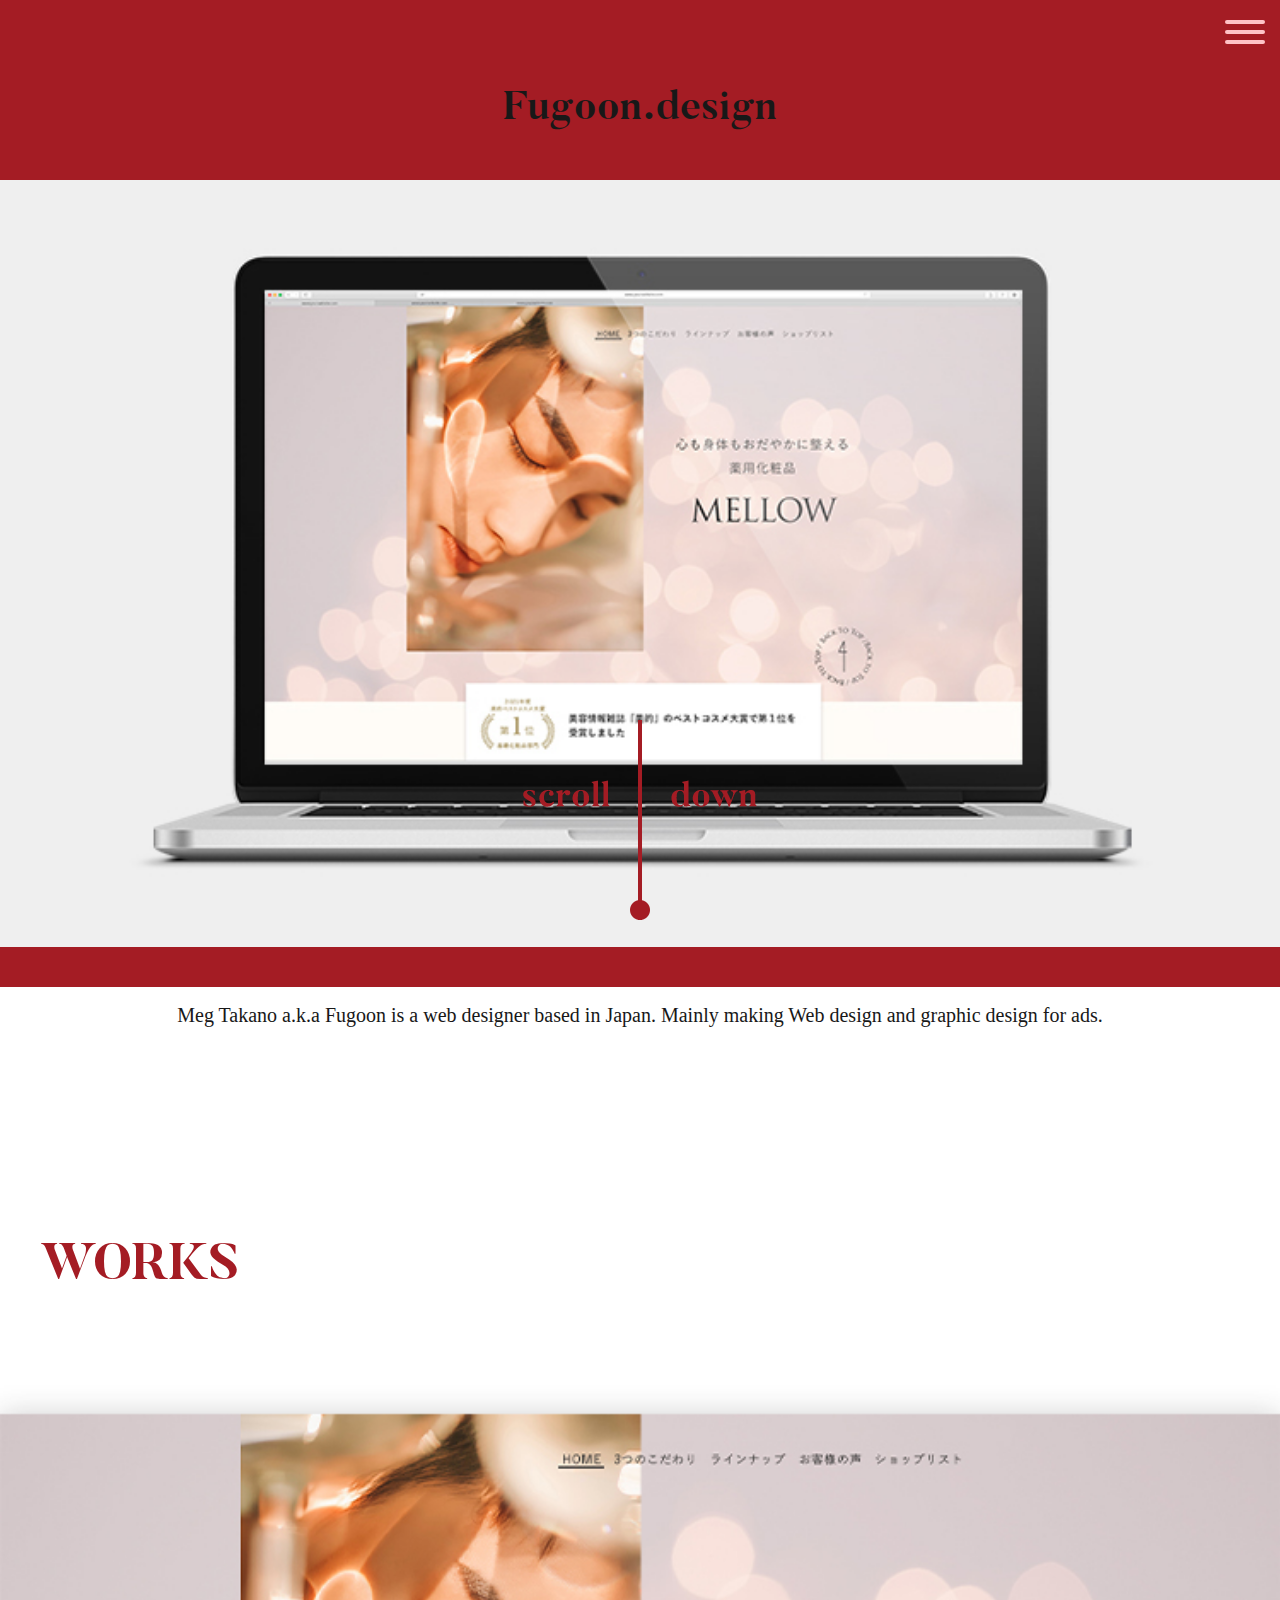
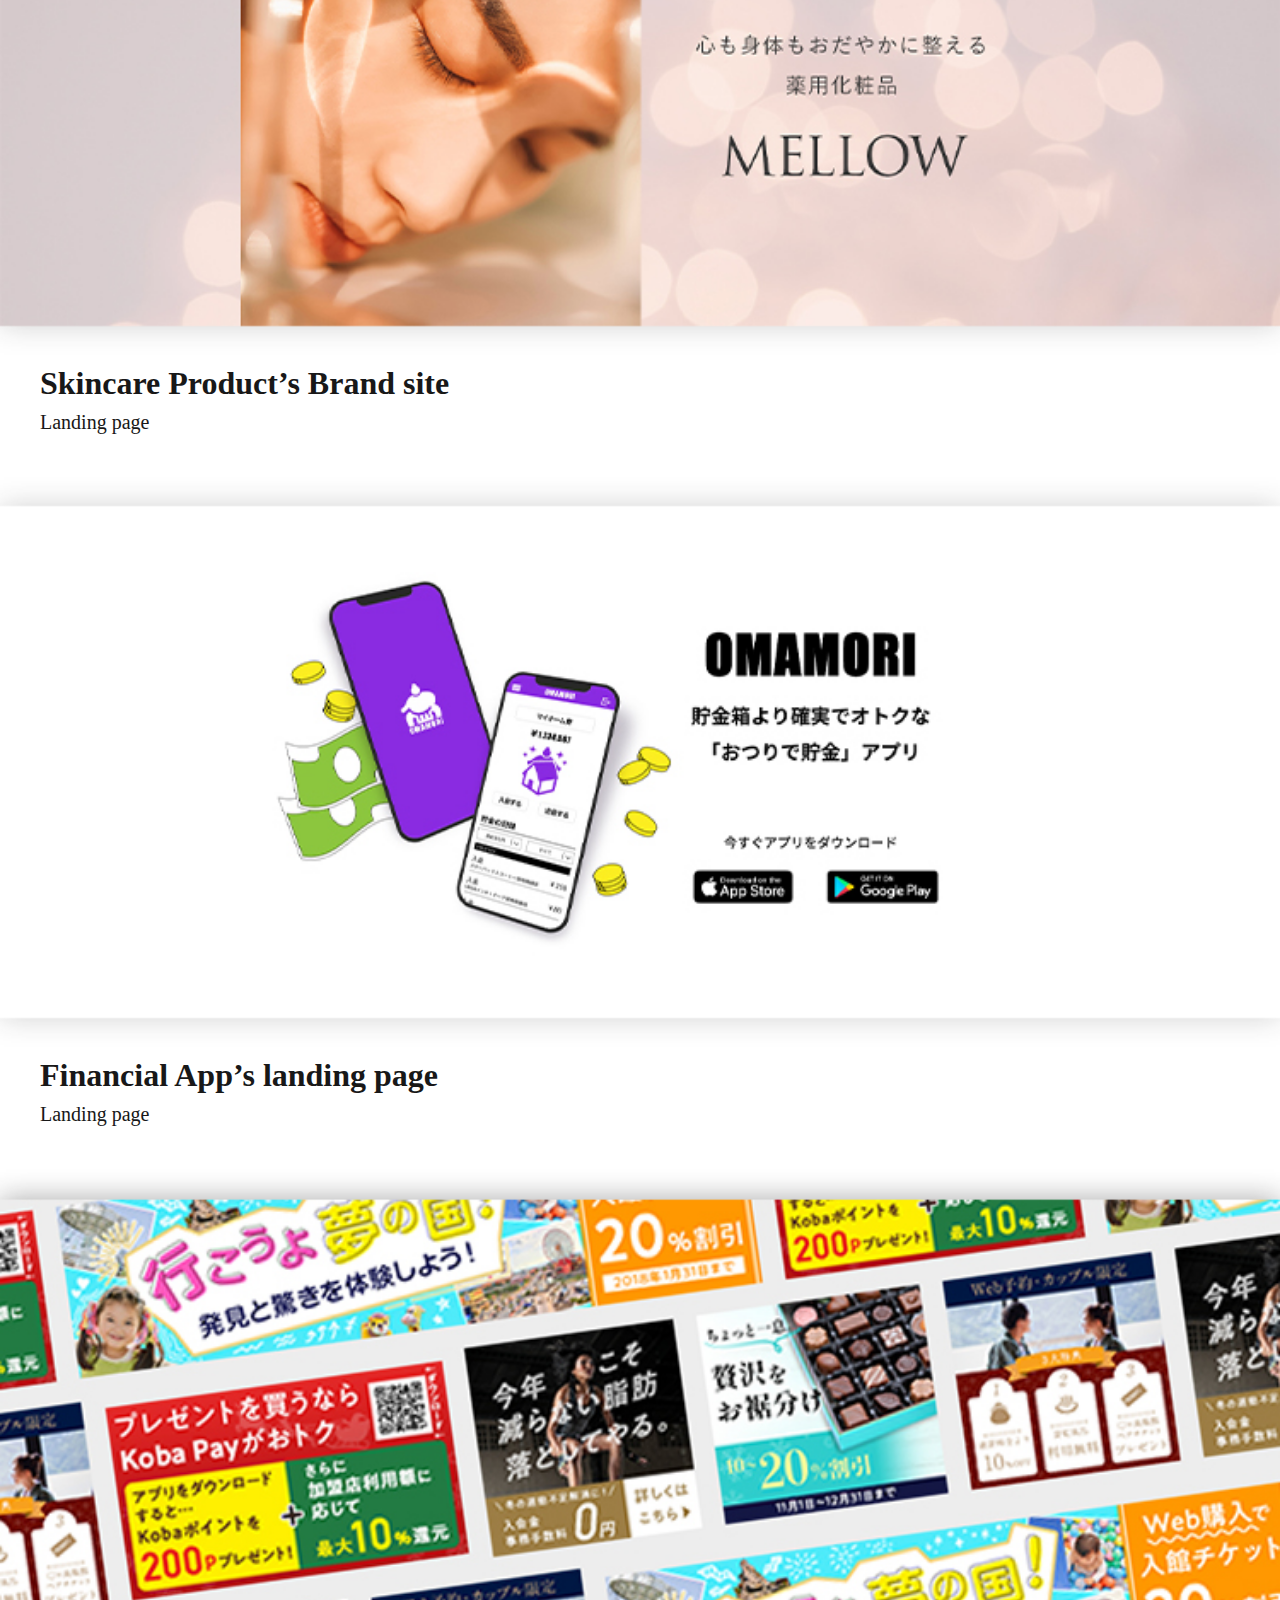
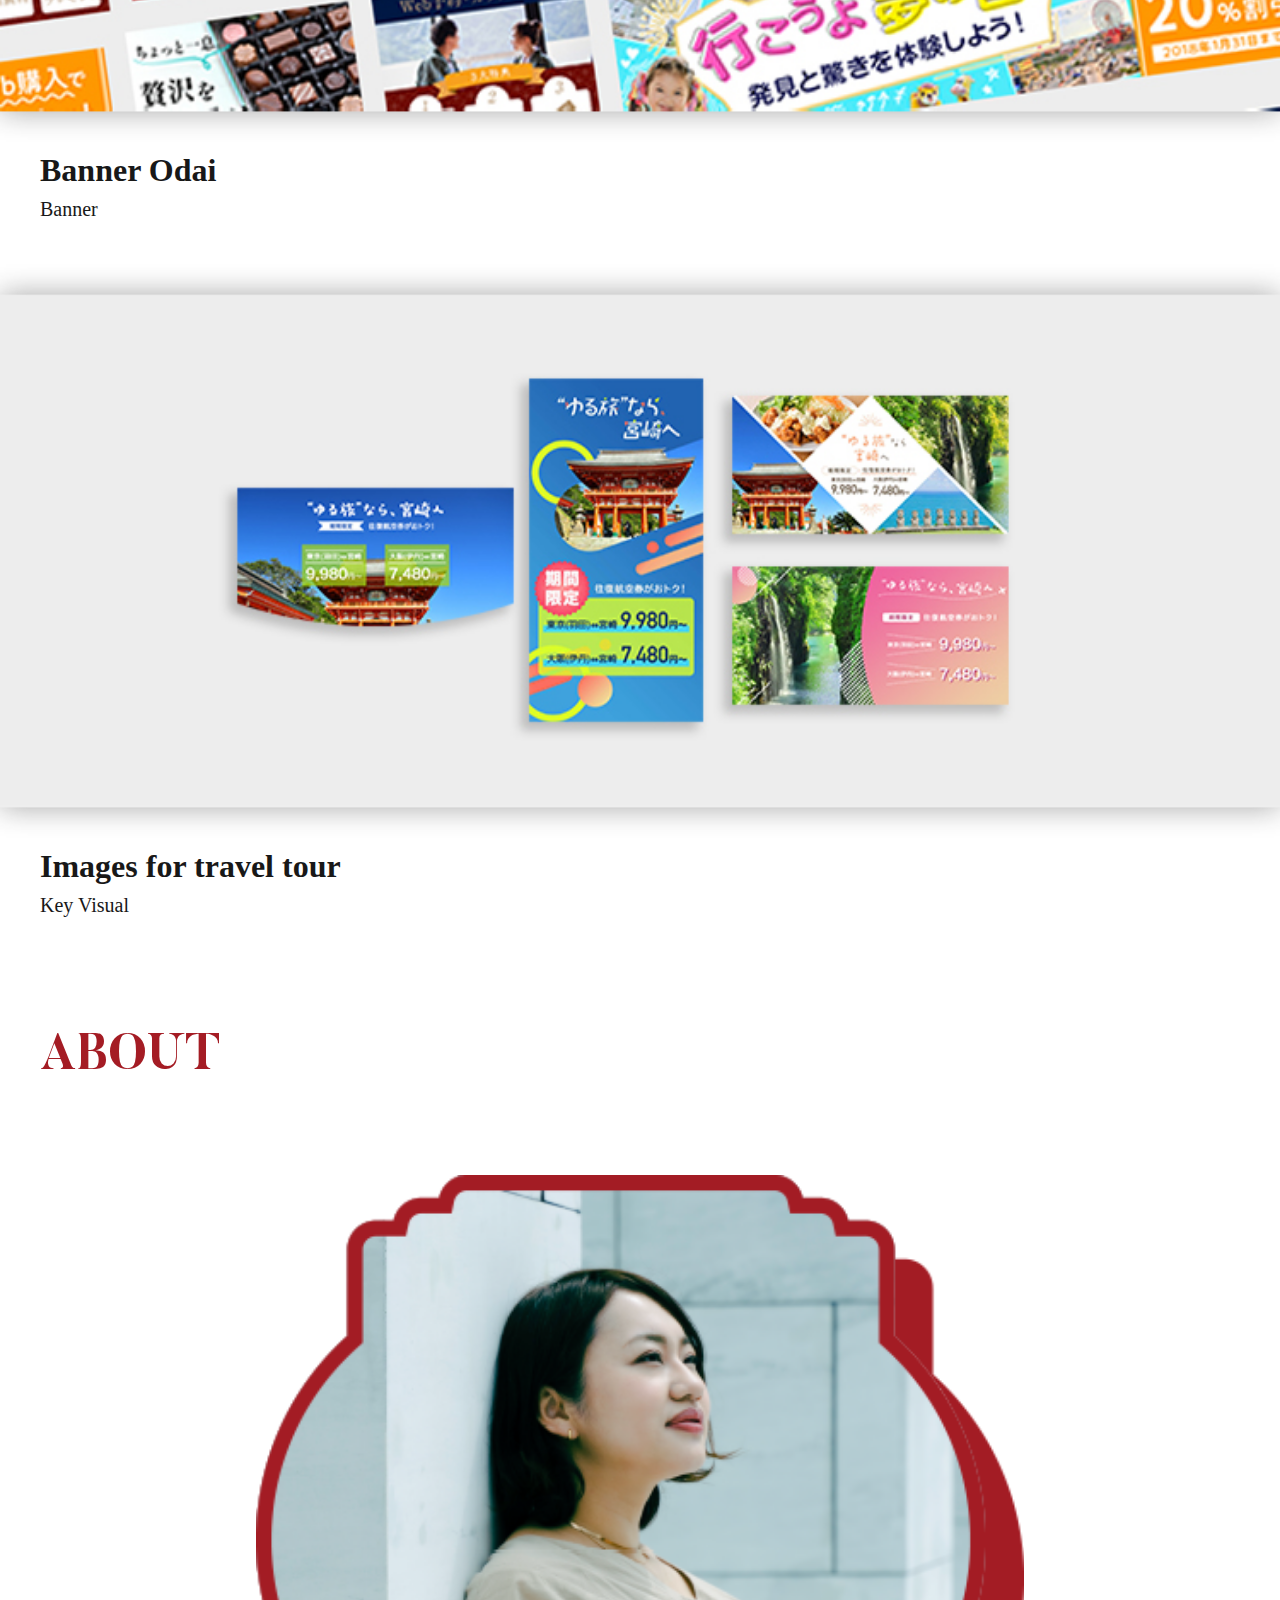
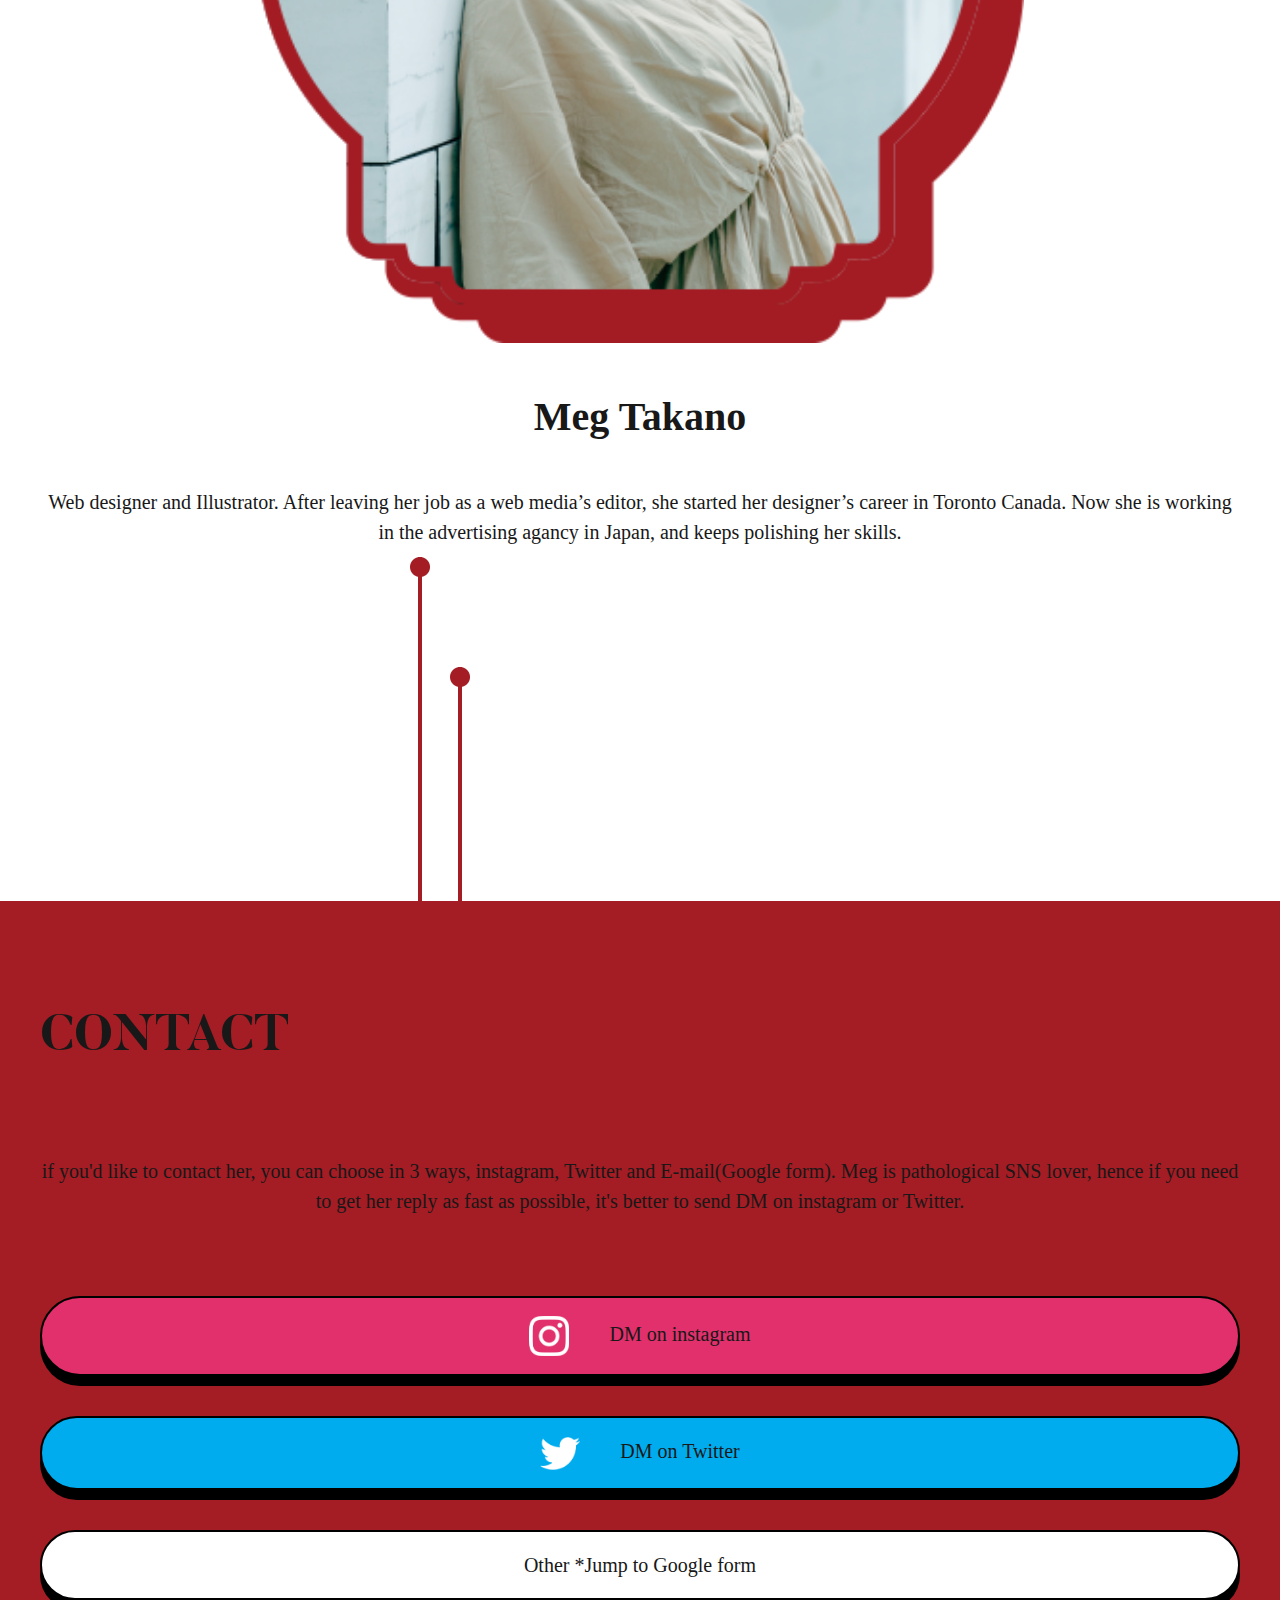
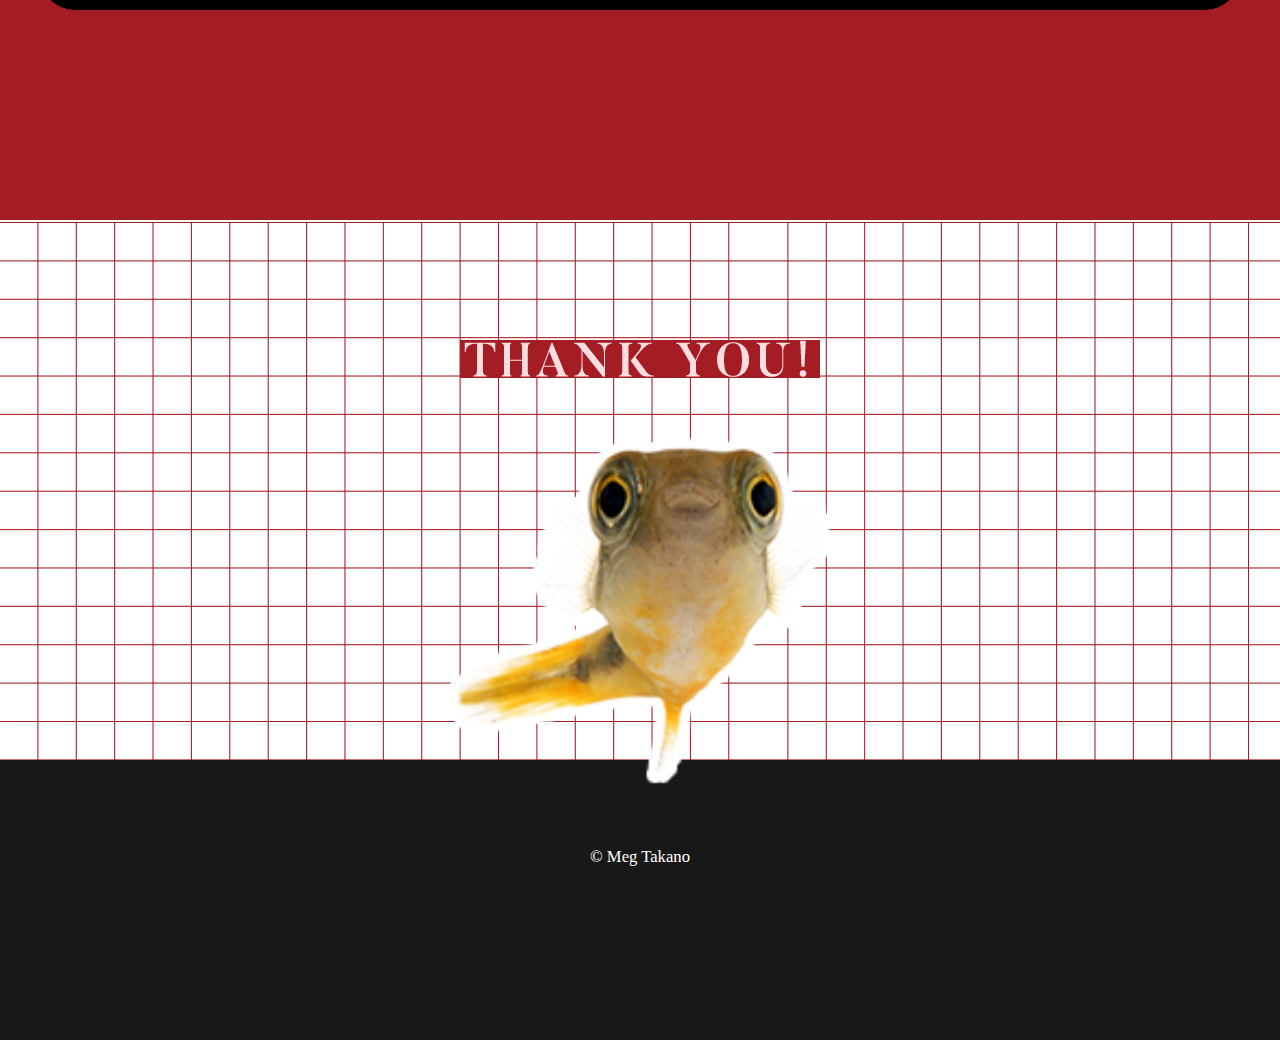
<file: index.html>
<!DOCTYPE html>
<html lang="en">
<head>
    <meta charset="UTF-8">
    <meta http-equiv="X-UA-Compatible" content="IE=edge">
    <meta name="description" content="Meg Takano's portofolio site. Mag is a web designer and illustrator based in Japan.">
    <meta name="author" content="Meg Takano">
    <meta name="viewport" content="width=device-width, initial-scale=1.0">
    <link rel="stylesheet" href="css/style.css">
    <title>Fugoon.design</title>
</head>
<body>
    <header>
        <!-- Global navigation start -->
        <nav class="menu-content">
            <input type="checkbox" id="menu-btn-check">
            <span class="span1"></span>
            <span class="span2"></span>
            <span class="span3"></span>
            <label for="menu-btn-check" class="menu-btn"></label>
            <ul>
                <li class="Butler-Medium"><a href="#KV">HOME</a></li>
                <li class="Butler-Medium"><a href="#works">WORKS</a></li>
                <li class="Butler-Medium"><a href="#about">ABOUT</a></li>
                <li class="Butler-Medium"><a href="#contact">CONTACT</a></li>
            </ul>
        </nav>
        <!-- Global navigation end -->
    </header>
<main>
    <section id="KV" class="wrapper">
        <h1 class="Butler-Bold-Class">Fugoon.design</h1>
        <div class="img-KV"><img src="img_SP/img_KV.jpg" alt="key visual1"></div>
        <div class="redline"></div>
    </section>
    <div id="scrollDown" class="wrapper">
        <img src="img_SP/scrolldown.png" alt="scroll down">
    </div>
    <section id="introduction" class="wrapper">
        <p>
            Meg Takano a.k.a Fugoon is a web designer based in Japan.
            Mainly making Web design and graphic design for ads.
        </p>
    </section>
    <section id="works" class="wrapper">
        <h2 class="Butler-Bold-Class">WORKS</h2>
        <div class="works-contents">
            <a href="works/works1.html"><img src="img_SP/works_1.png" alt="works1"></a>
            <div class="work-contents-text">
                <h3>Skincare Product’s Brand site</h3>
                <p>Landing page</p>
            </div>
        </div>
        <div class="works-contents">
            <a href="works/works2.html"><img src="img_SP/works_2.png" alt="works2"></a>
            <div class="work-contents-text">
                <h3>Financial App’s landing page</h3>
                <p>Landing page</p>
            </div>
        </div>
        <div class="works-contents">
            <a href="works/works3.html"><img src="img_SP/works_3.png" alt="works3"></a>
            <div class="work-contents-text">
                <h3>Banner Odai</h3>
                <p>Banner</p>
            </div>
        </div>
        <div class="works-contents">
            <a href="works/works4.html"><img src="img_SP/works_4.png" alt="works4"></a>
            <div class="work-contents-text">
                <h3>Images for travel tour</h3>
                <p>Key Visual</p>
            </div>
        </div>
    </section>                
    <section id="about" class="wrapper">
        <h2 class="Butler-Bold-Class">ABOUT</h2>
        <div class="about-left">
            <img src="img_SP/about_photo.png">
        </div>
        <div class="about-right">
            <h3 class="about-name">Meg Takano</h3>
            <p>Web designer and Illustrator.
            After leaving her job as a web media’s editor, 
            she started her designer’s career in Toronto Canada. 
            Now she is working in the advertising agancy in Japan, 
            and keeps polishing her skills.  </p>
        </div>
        <img src="img_SP/about_deco.png" class="about-deco">
    </section>
    <section id="contact" class="wrapper">
        <h2 class="Butler-Bold-Class">CONTACT</h2>
        <div class="contact-contents">
            <p>if you'd like to contact her, you can choose in 3 ways, instagram, Twitter and E-mail(Google form).
               Meg is pathological SNS lover, 
               hence if you need to get her reply as fast as possible, 
               it's better to send DM on instagram or Twitter. 
            </p>
            <div class="contact-btn">
                <a href="https://www.instagram.com/megtakano_art/" class="contact-btn-instagram"><img src="img_SP/logo_instagram.png">DM on instagram</a>
                <a href="https://twitter.com/MegTakano_d" class="contact-btn-twitter"><img src="img_SP/logo_twitter.png">DM on Twitter</a>
                <a href="404.html" class="contact-btn-other">Other <spam class="text-googleForm">*Jump to Google form</spam></a>
            </div>
        </div>
    </section>
    <section id="thankyou" class="wrapper">
        <div class="thankyou-contents">
            <img class="thankyou-text" src="img_SP/thankyou_text.png" alt="thank you">
            <img class="thankyou-fugu" src="img_SP/thankyou_fugu.png" alt="fugu image">
        </div>
    </section>
</main>
<footer>
    <small>&copy; Meg Takano</small>
</footer>
</body>
</file>
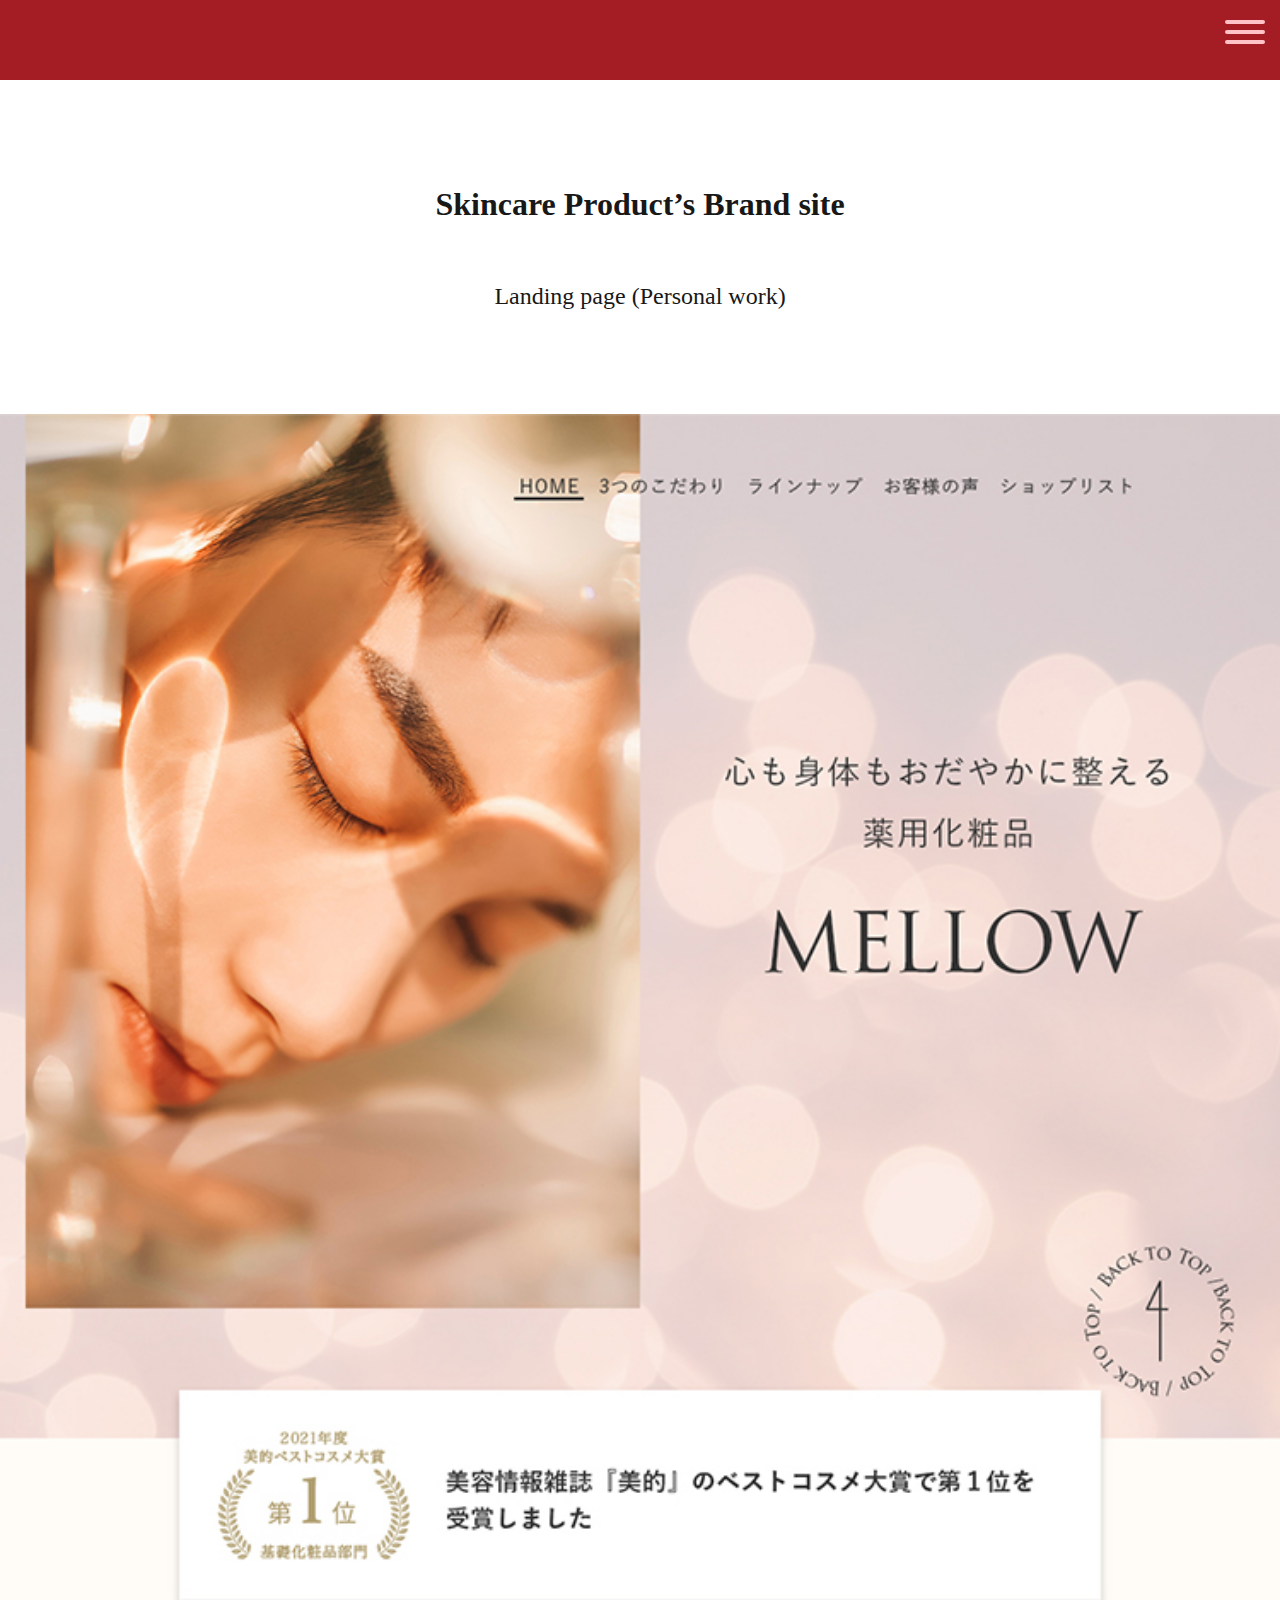
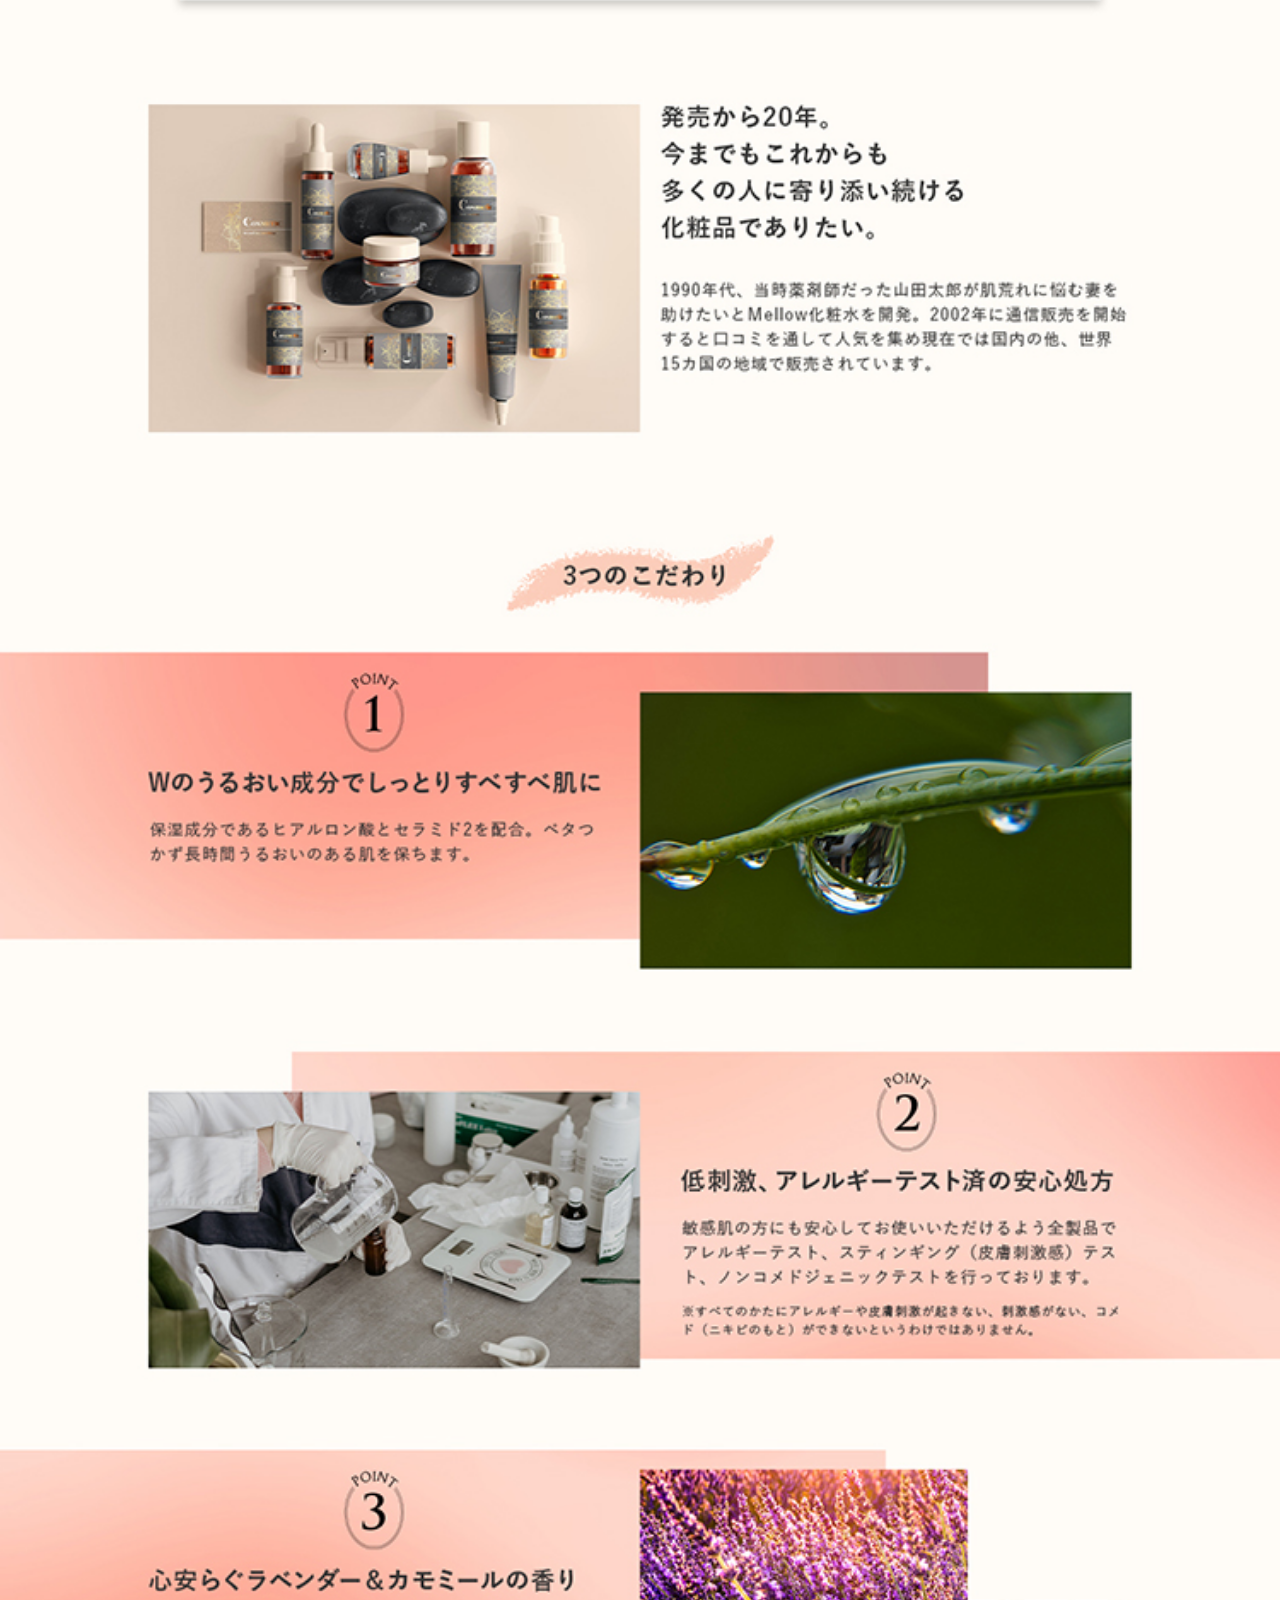
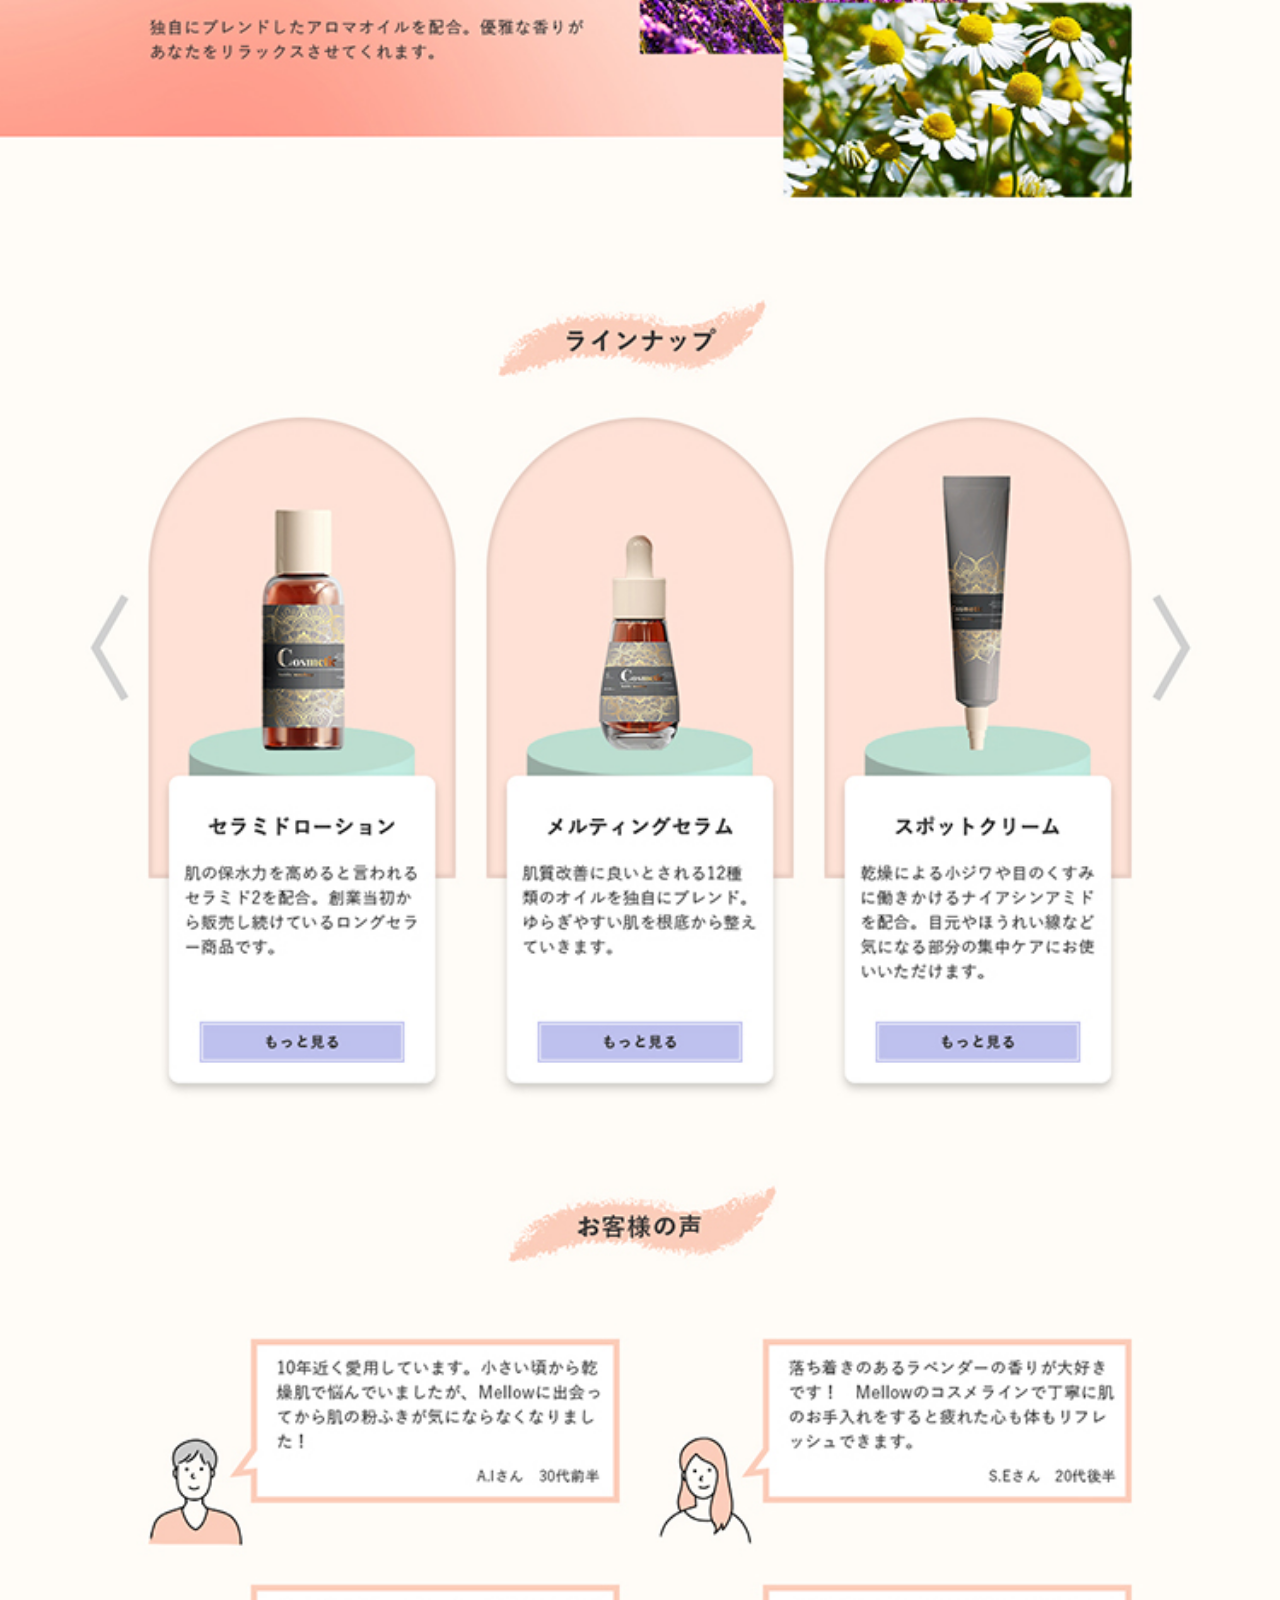
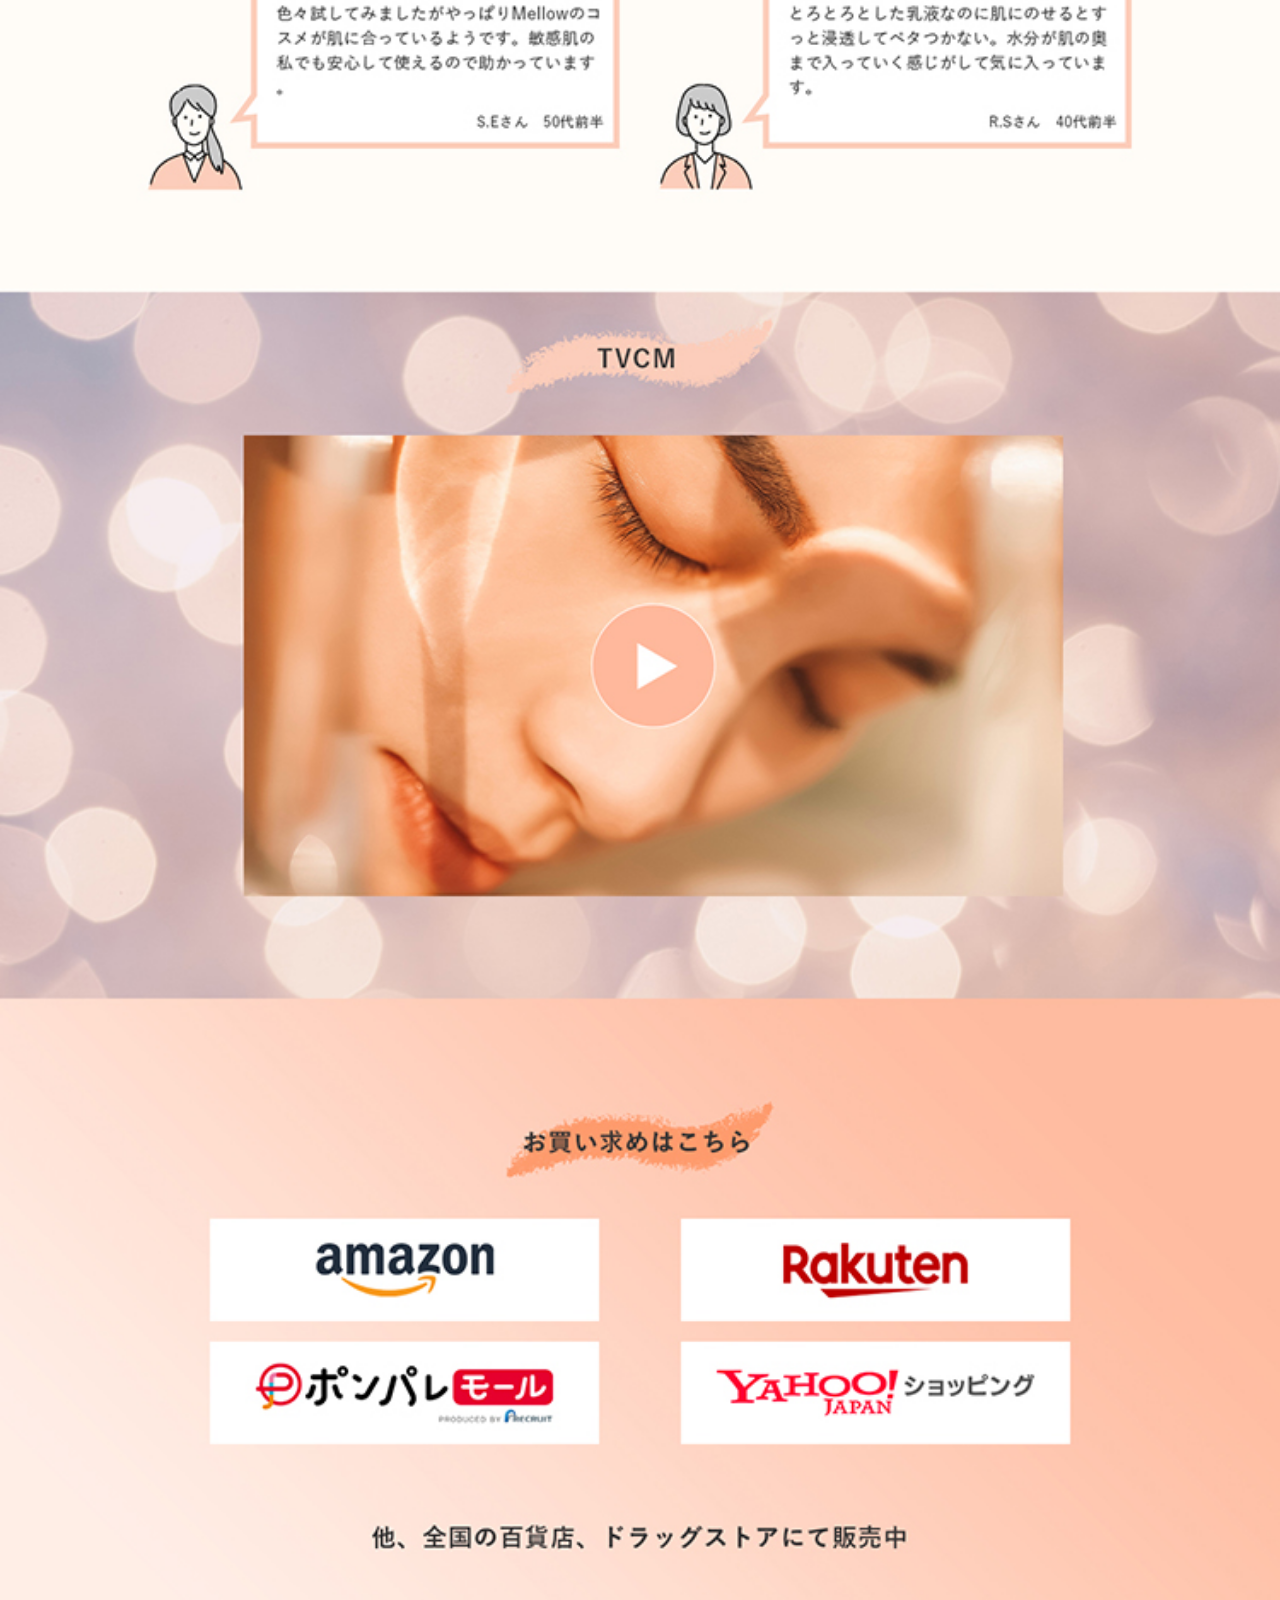
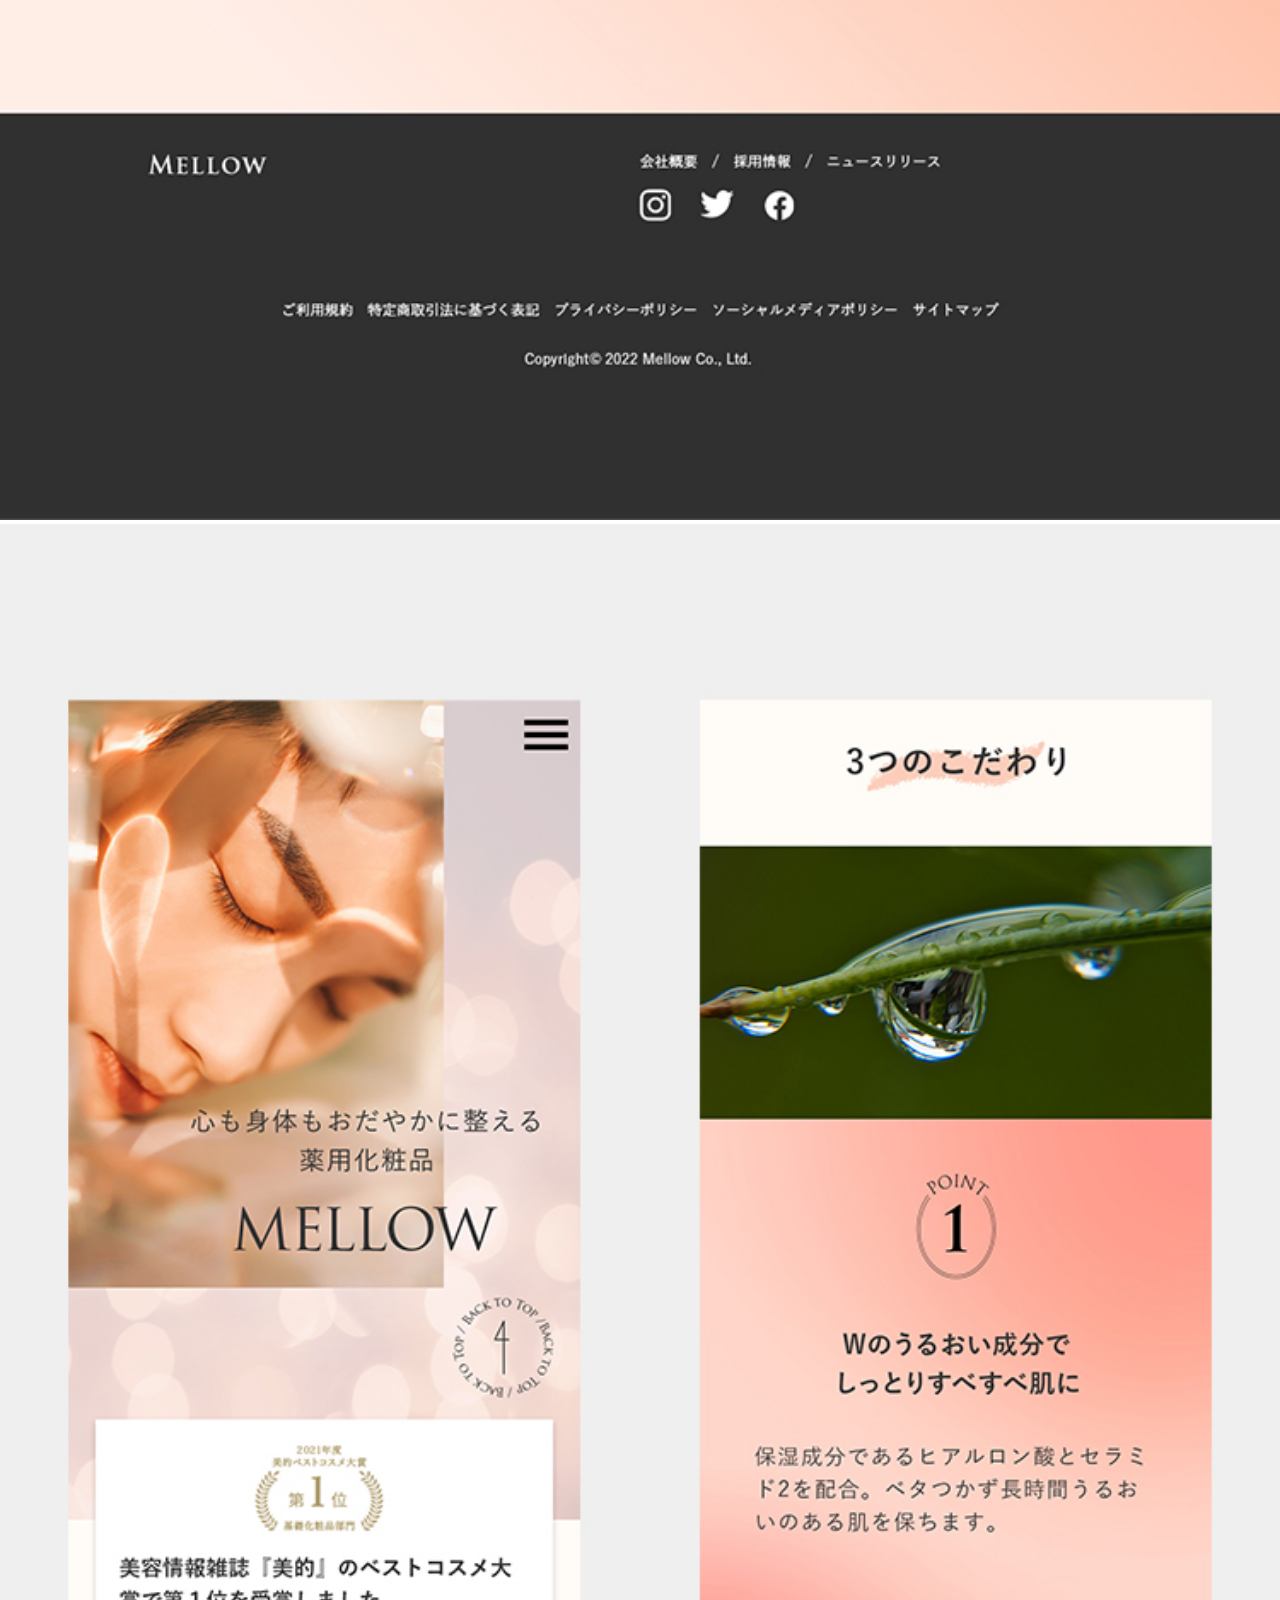
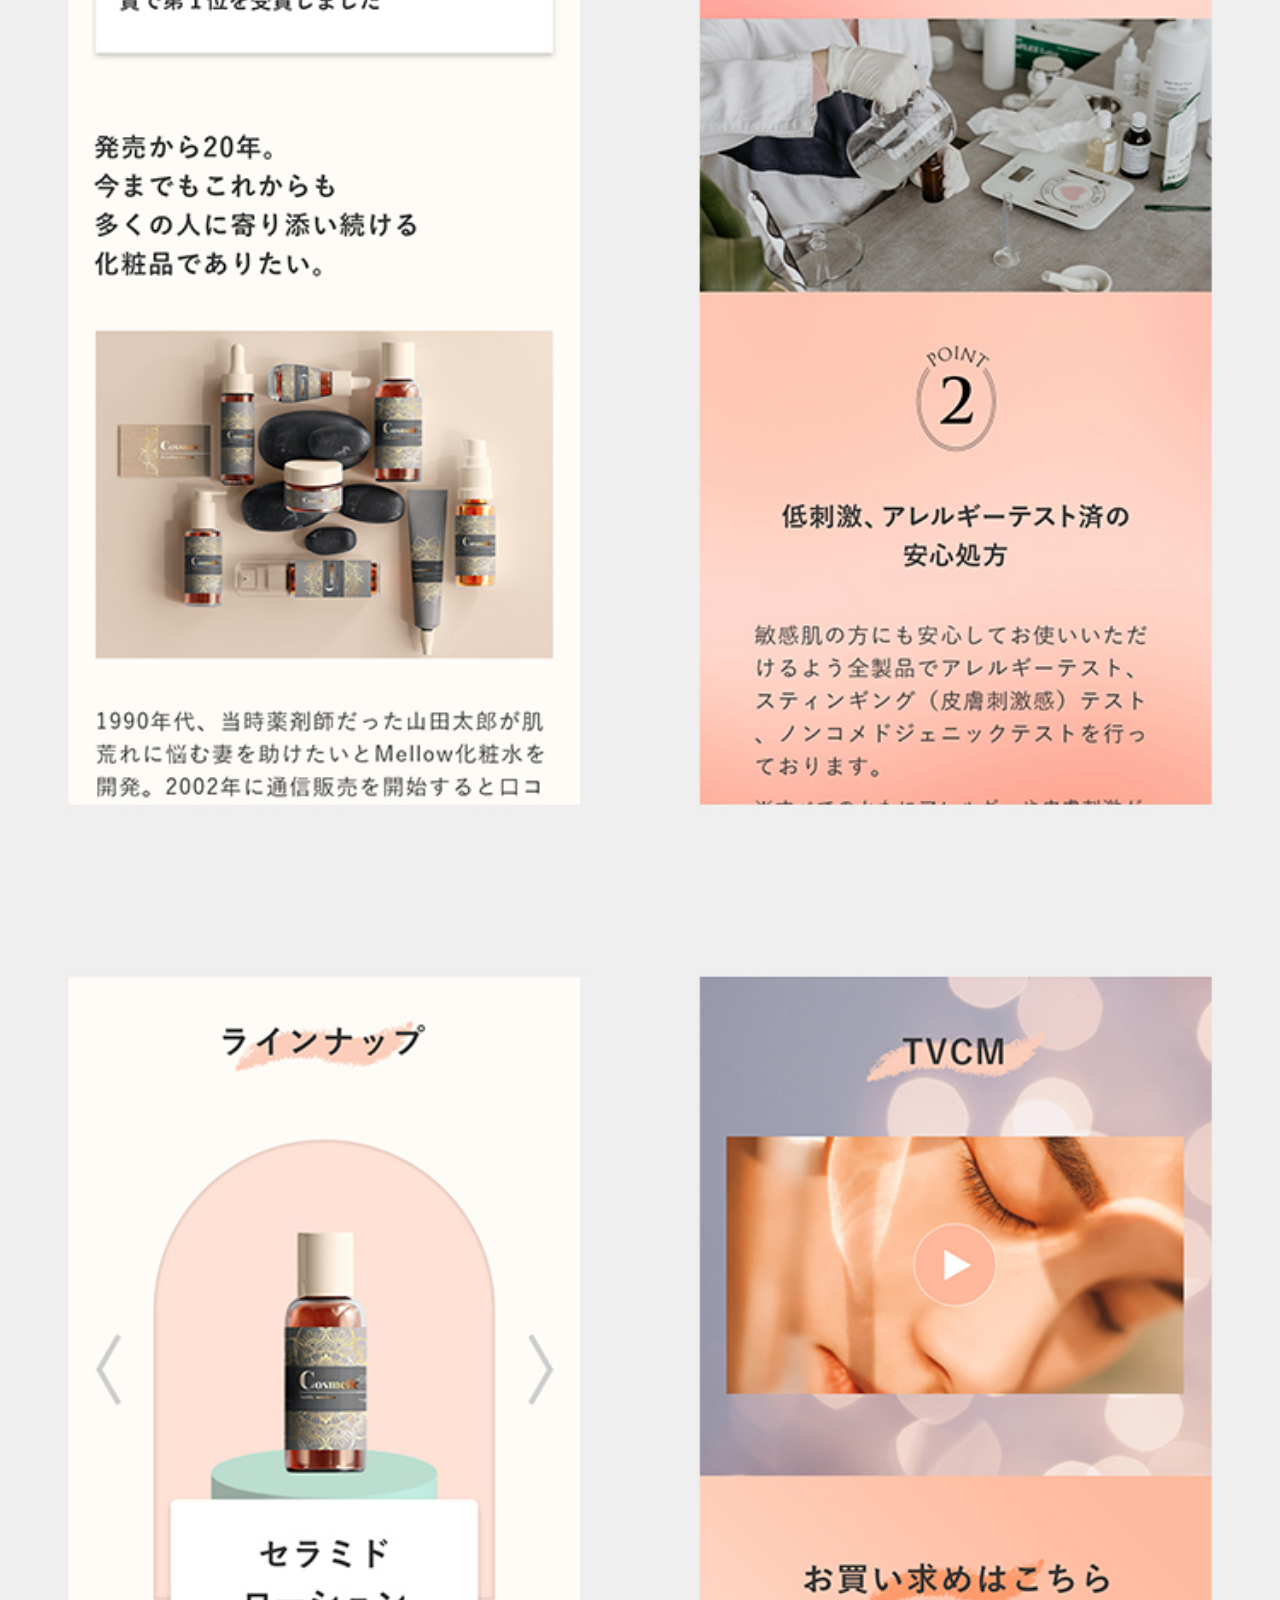
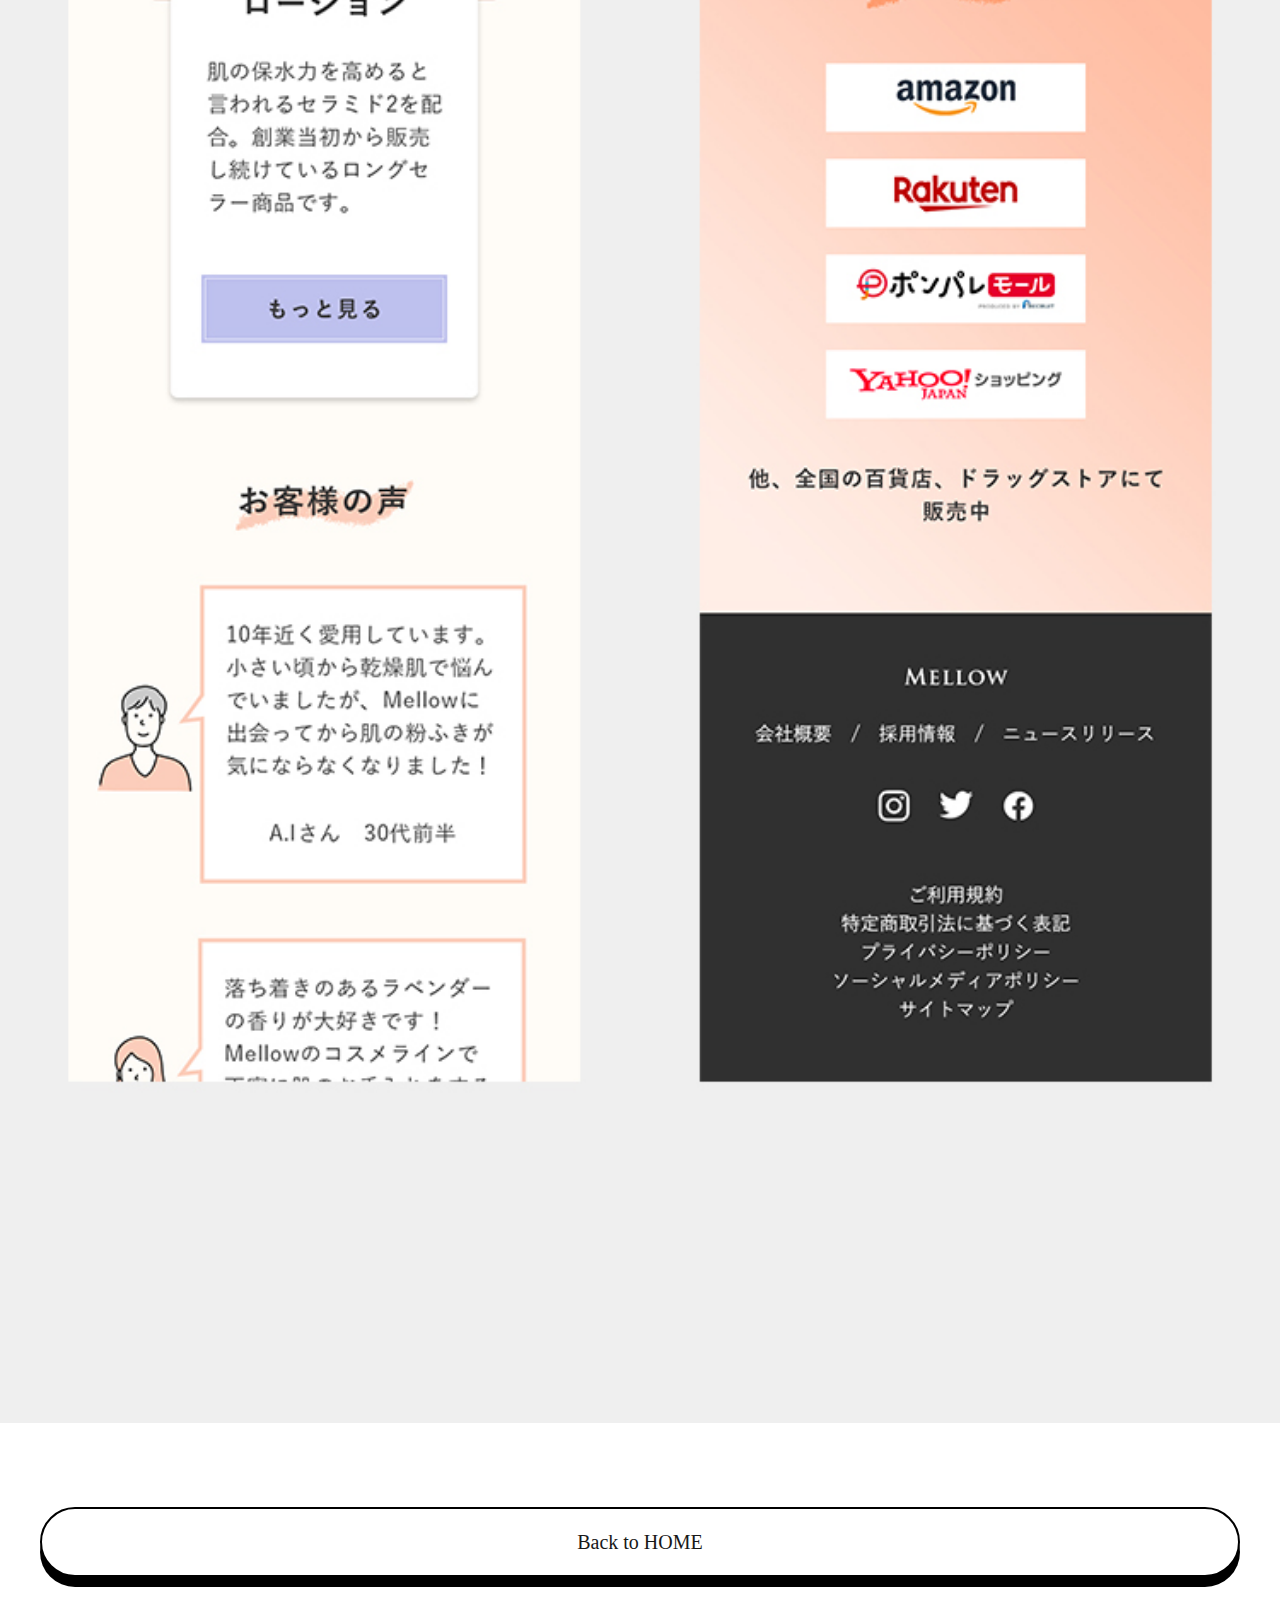
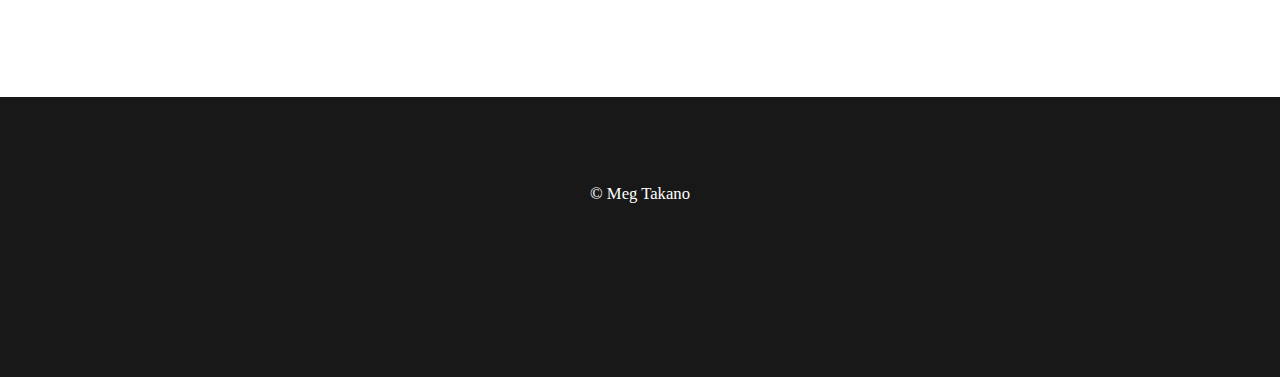
<file: works/works1.html>
<!DOCTYPE html>
<html lang="en">
<head>
    <meta charset="UTF-8">
    <meta http-equiv="X-UA-Compatible" content="IE=edge">
    <meta name="description" content="Meg Takano's portofolio site. Mag is a web designer and illustrator based in Japan.">
    <meta name="author" content="Meg Takano">
    <meta name="viewport" content="width=device-width, initial-scale=1.0">
    <link rel="stylesheet" href="../css/style.css">
    <link rel="stylesheet" href="../css/works.css">
    <title>Fugoon.design</title>
</head>
<body>
    <header>
        <!-- Global navigation start -->
        <nav class="menu-content">
            <input type="checkbox" id="menu-btn-check">
            <span class="span1"></span>
            <span class="span2"></span>
            <span class="span3"></span>
            <label for="menu-btn-check" class="menu-btn"></label>
            <ul>
                <li class="Butler-Medium"><a href="../index.html">HOME</a></li>
                <li class="Butler-Medium"><a href="../index.html#works">WORKS</a></li>
                <li class="Butler-Medium"><a href="../index.html#about">ABOUT</a></li>
                <li class="Butler-Medium"><a href="../index.html#contact">CONTACT</a></li>
            </ul>
        </nav>
        <!-- Global navigation end -->
    </header>
    <main>
        <div class="works-title">
            <h3 class="h3-title">Skincare Product’s Brand site</h3>
            <h4 class="h4-sub">Landing page (Personal work)</h4>
        </div>
        <div class="works-img">
            <img src="../img_SP/works_img1/home-pc.jpg" alt="works1 pc">
            <img src="../img_SP/works_img1/home-sp.jpg" alt="works1 sp">
        </div>
        <div class="works-explanation">
            <p></p>
        </div>
        <div class="contact-btn">
            <a class="contact-btn-other" href="../index.html">Back to HOME</a>
        </div>
    </main>
    <footer>
        <small>&copy; Meg Takano</small>
    </footer>
</body>
</file>
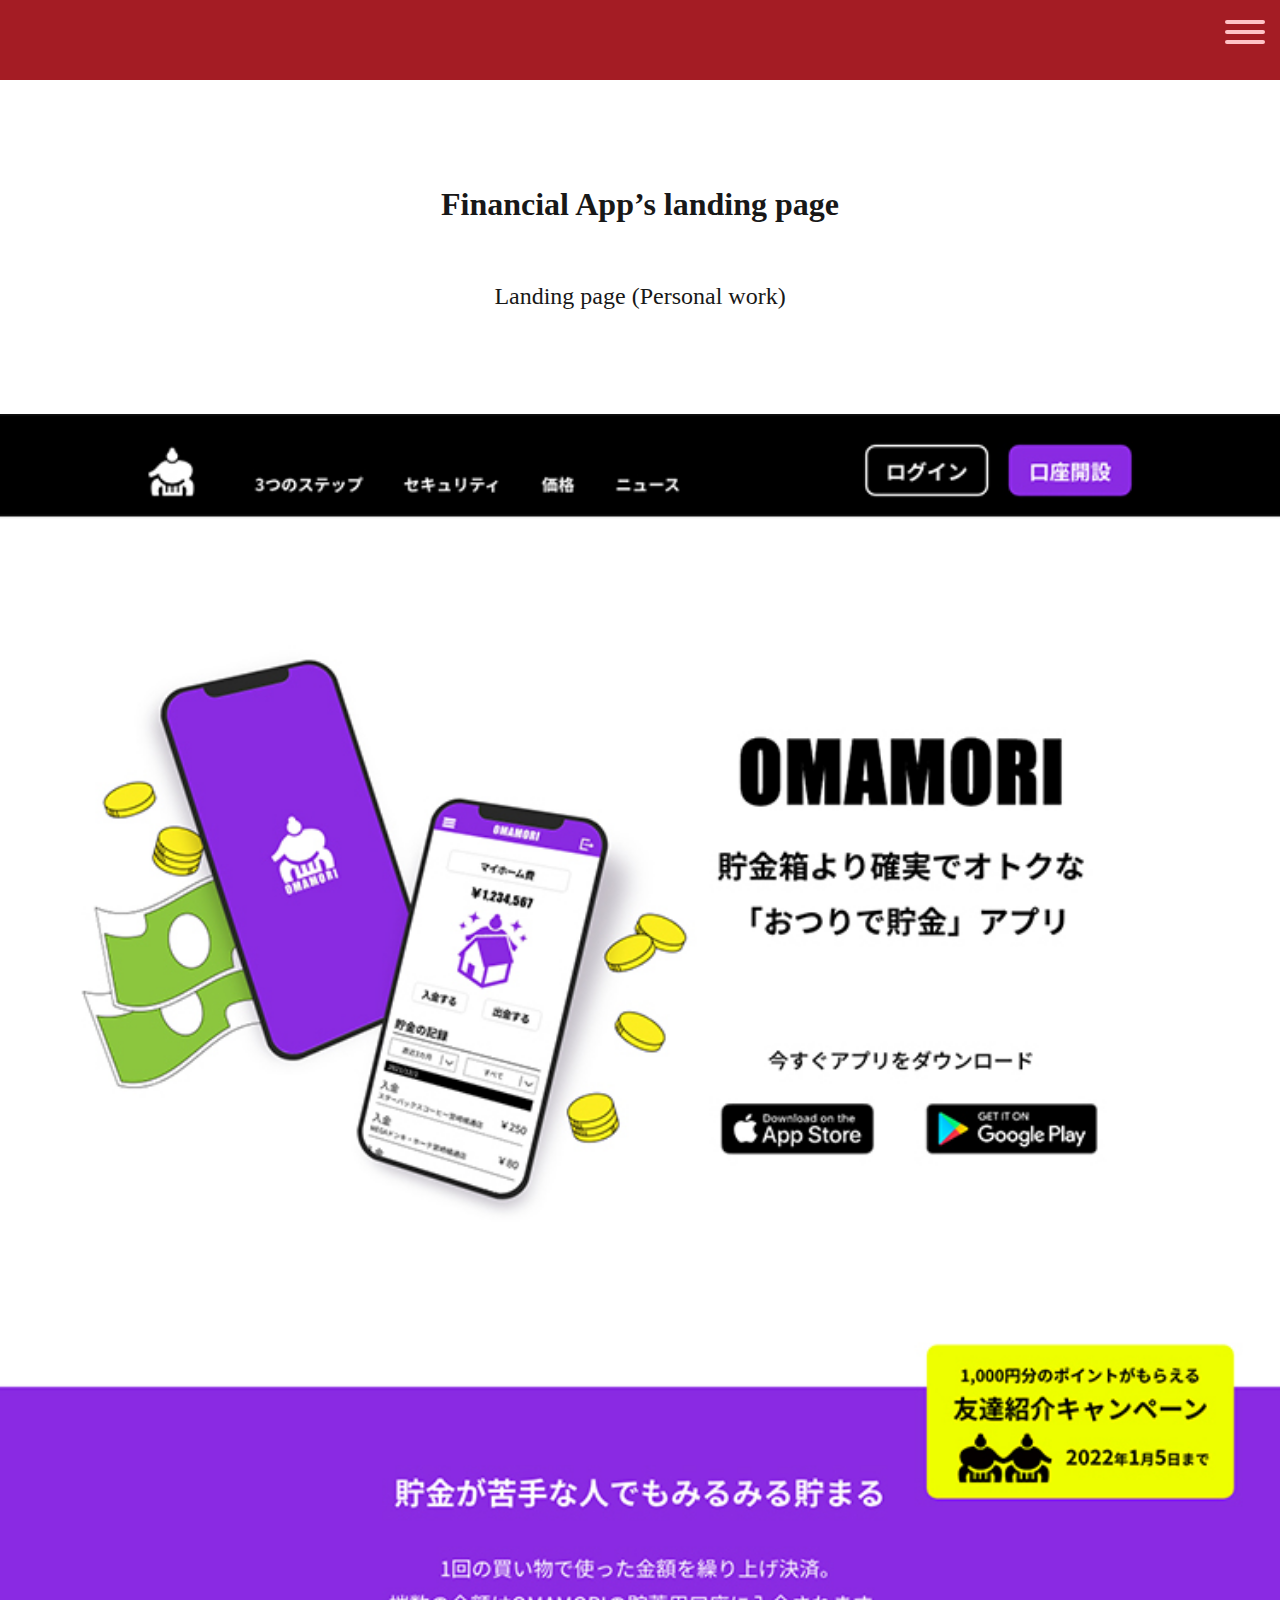
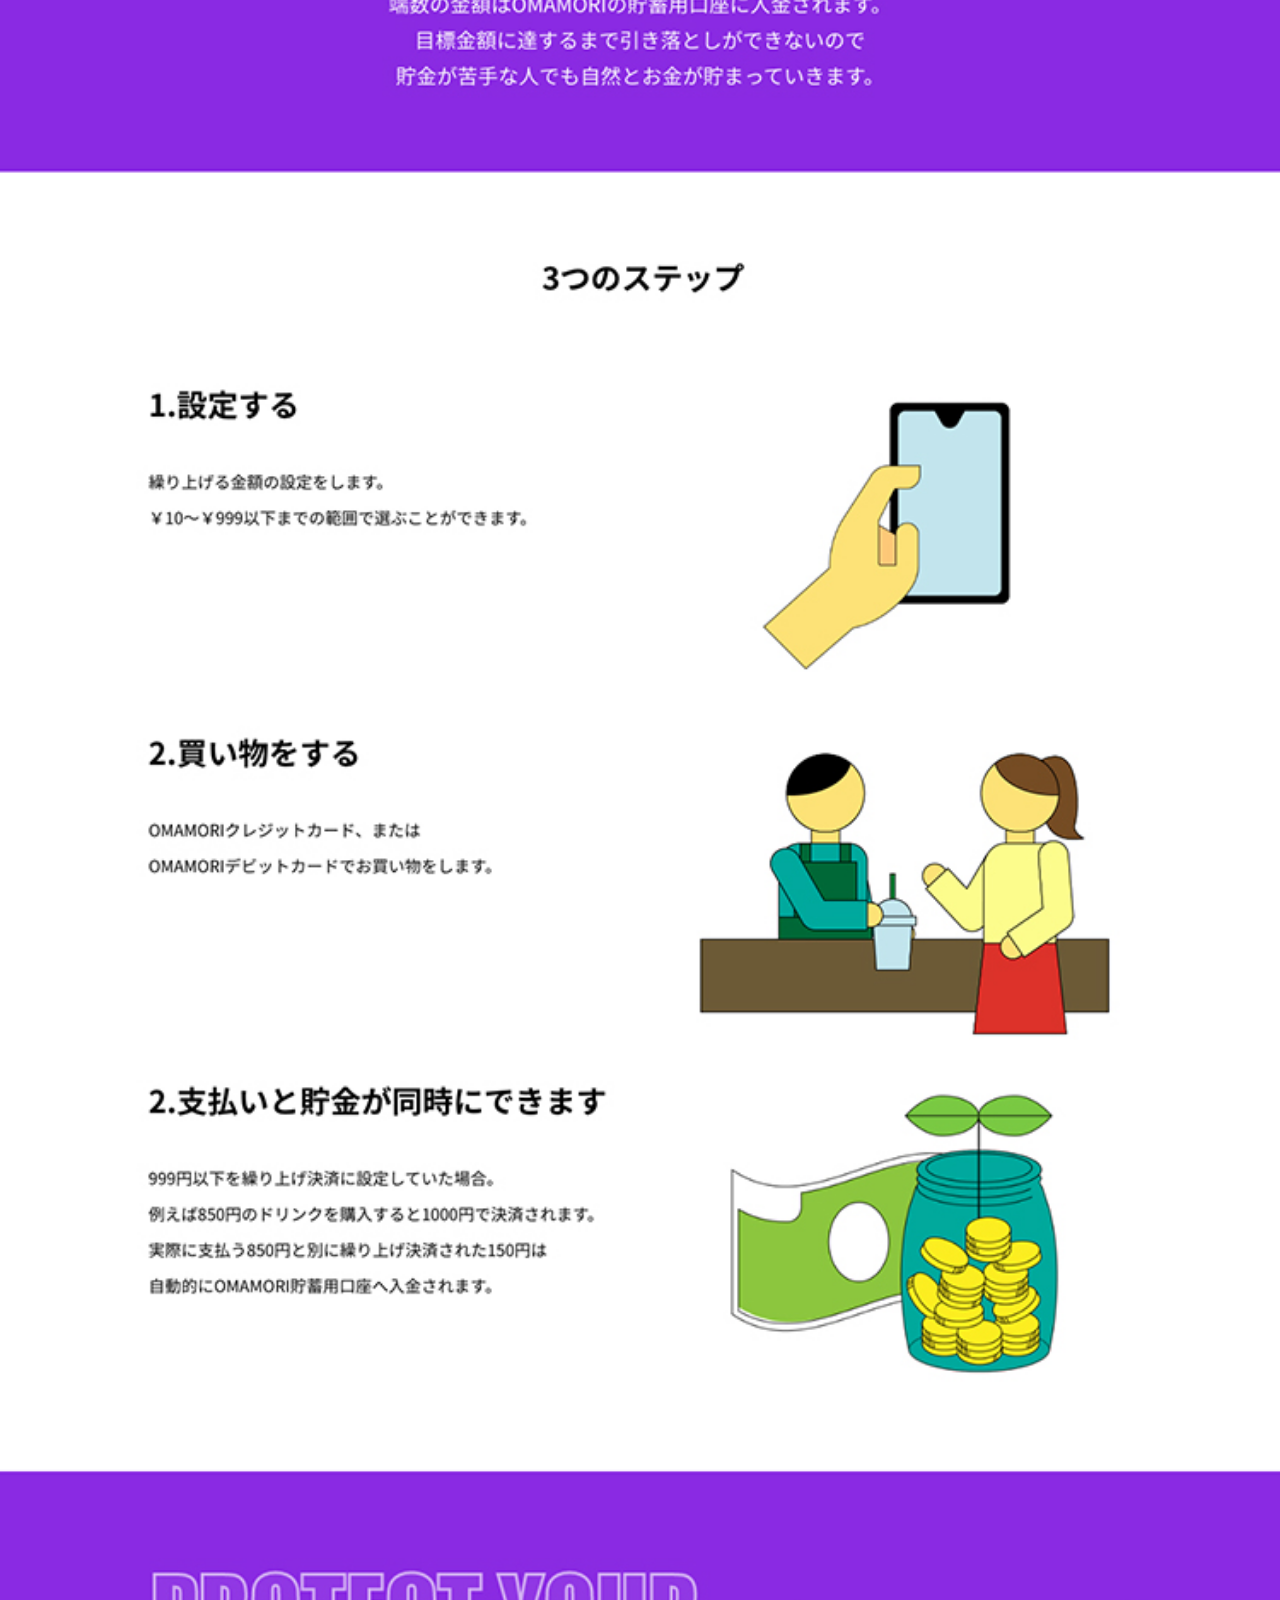
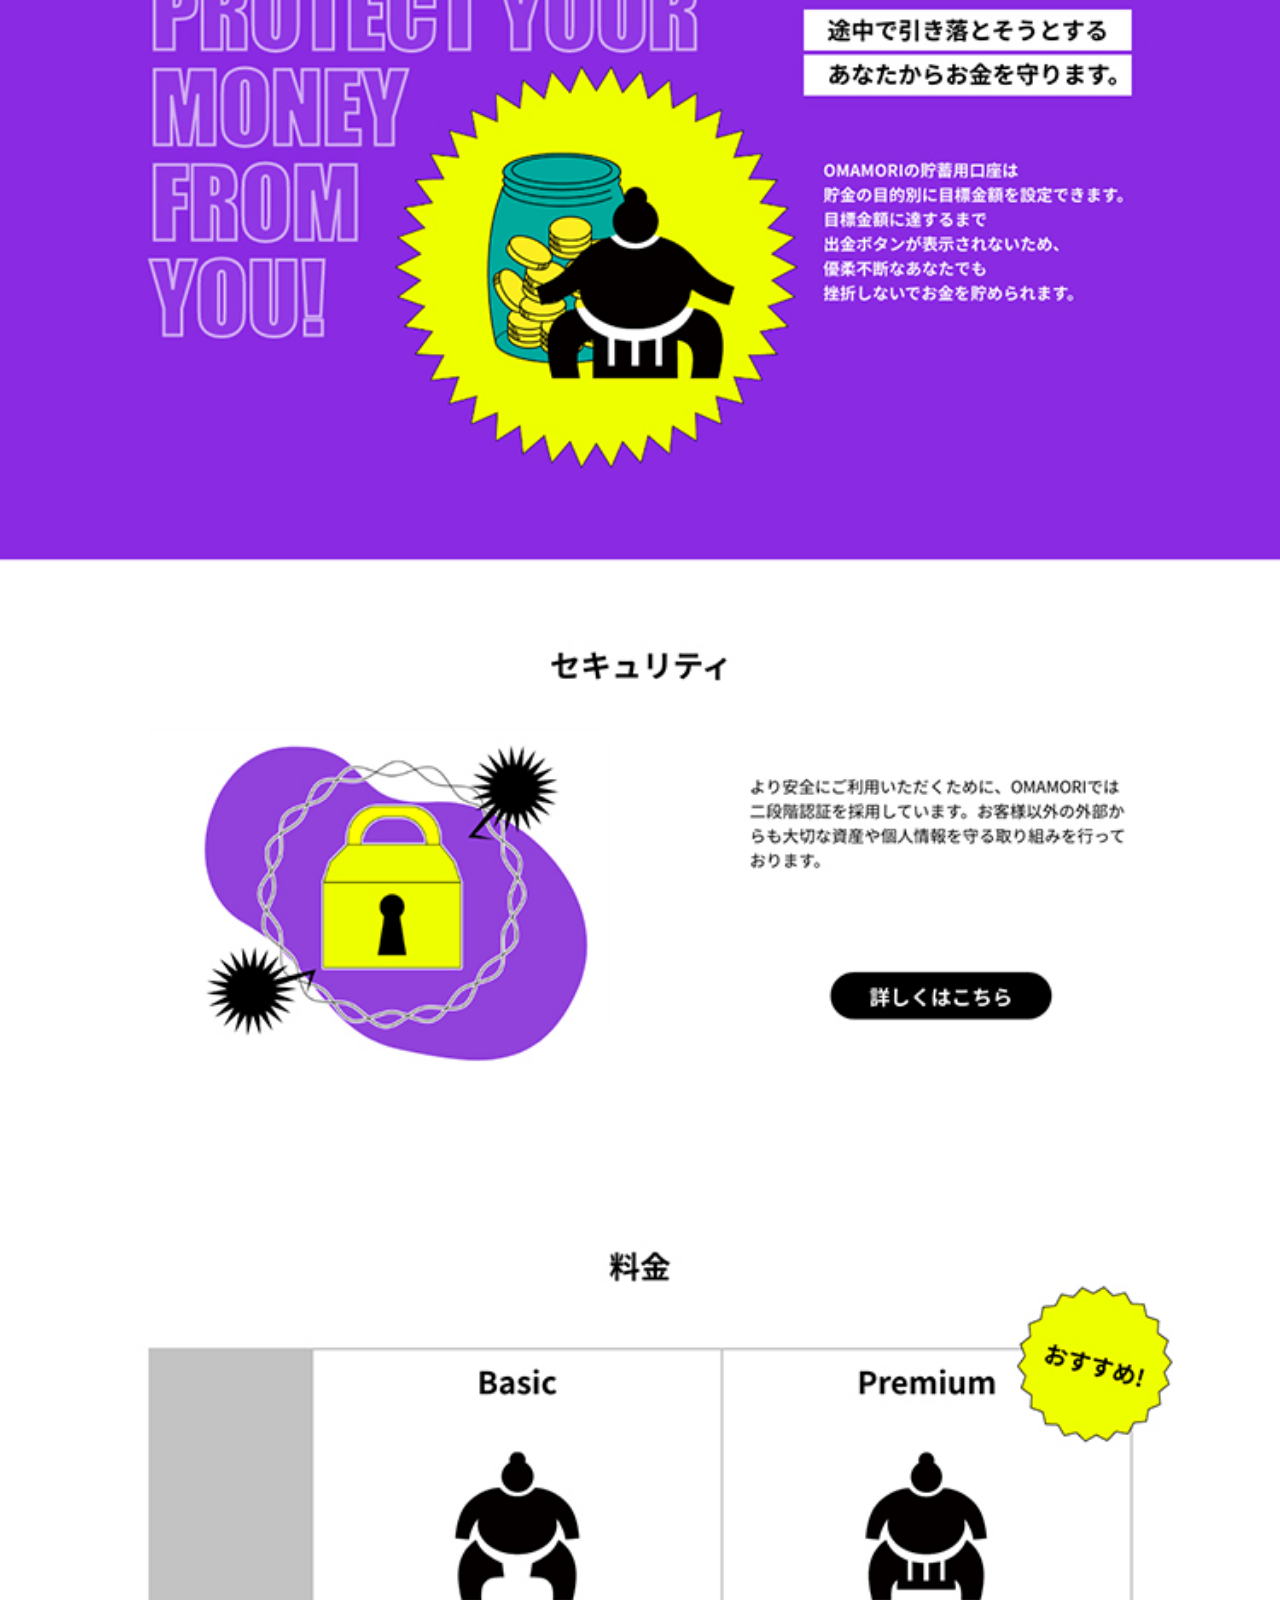
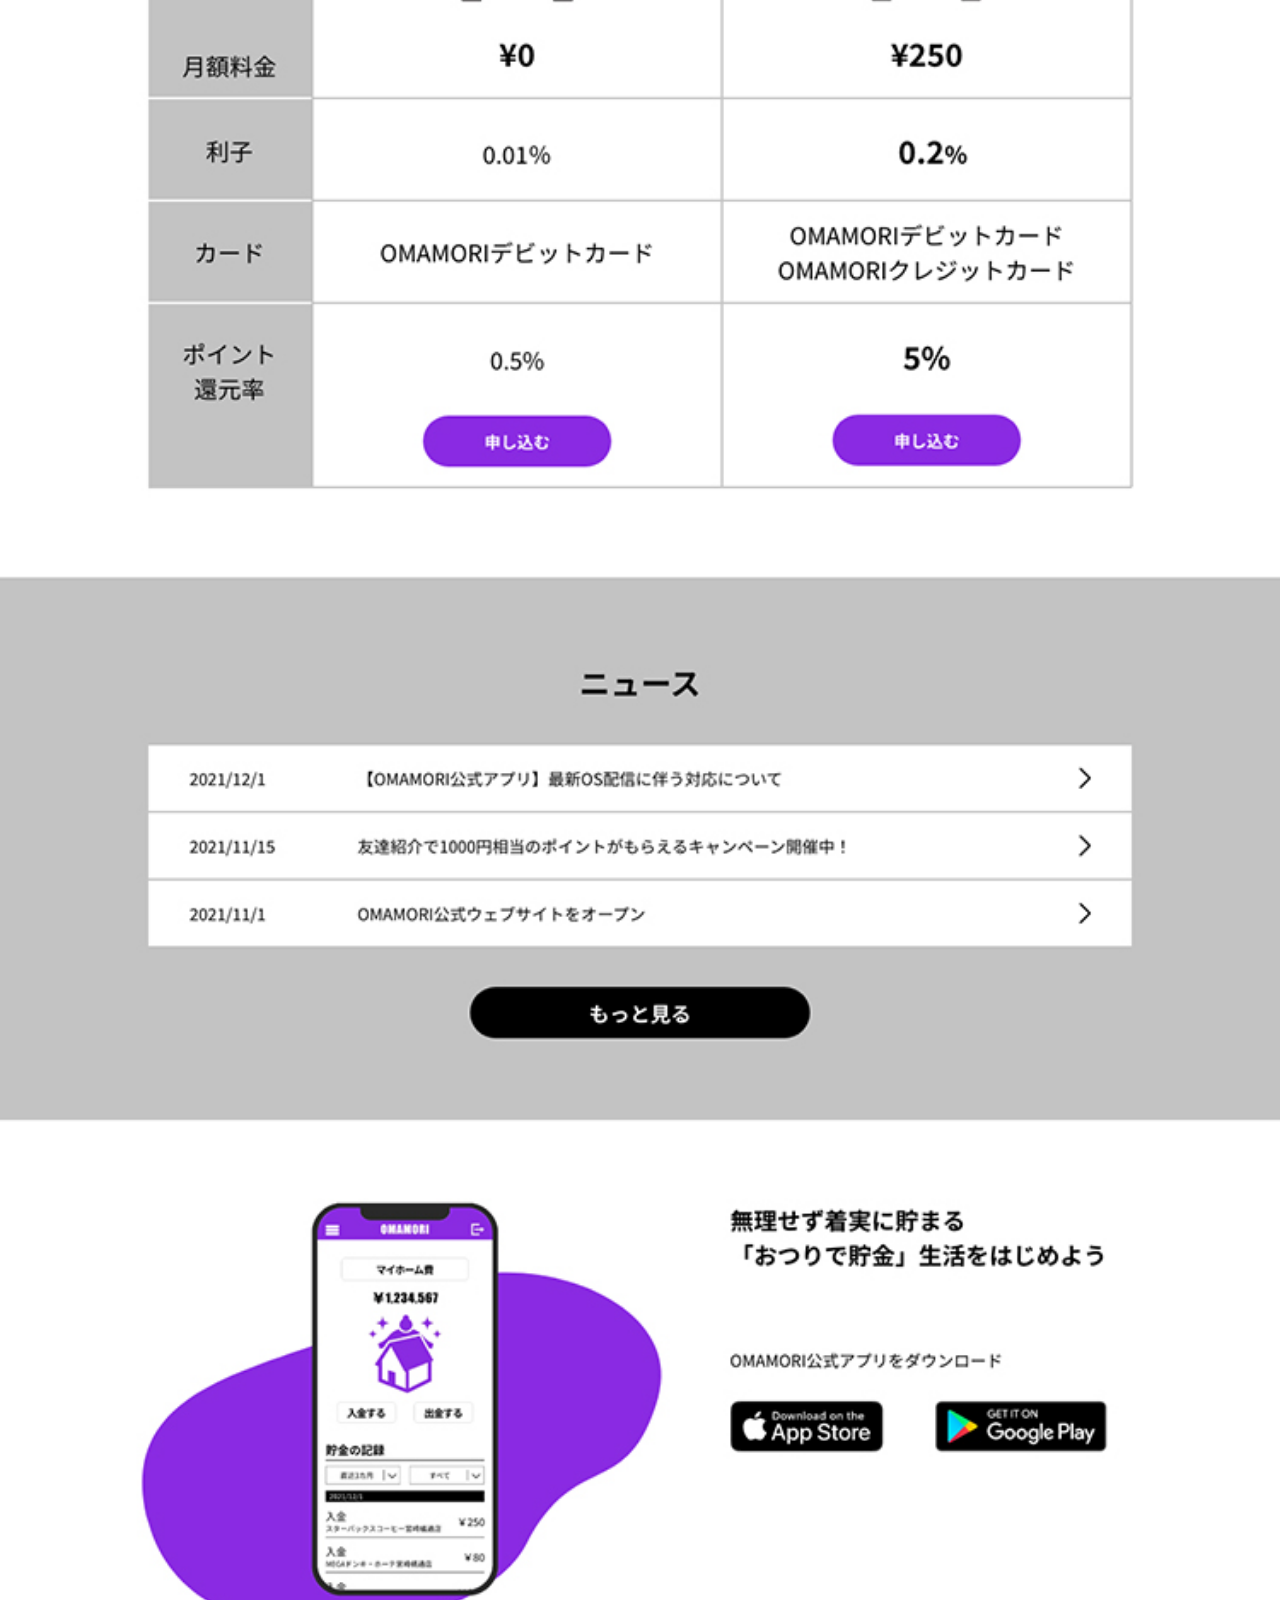
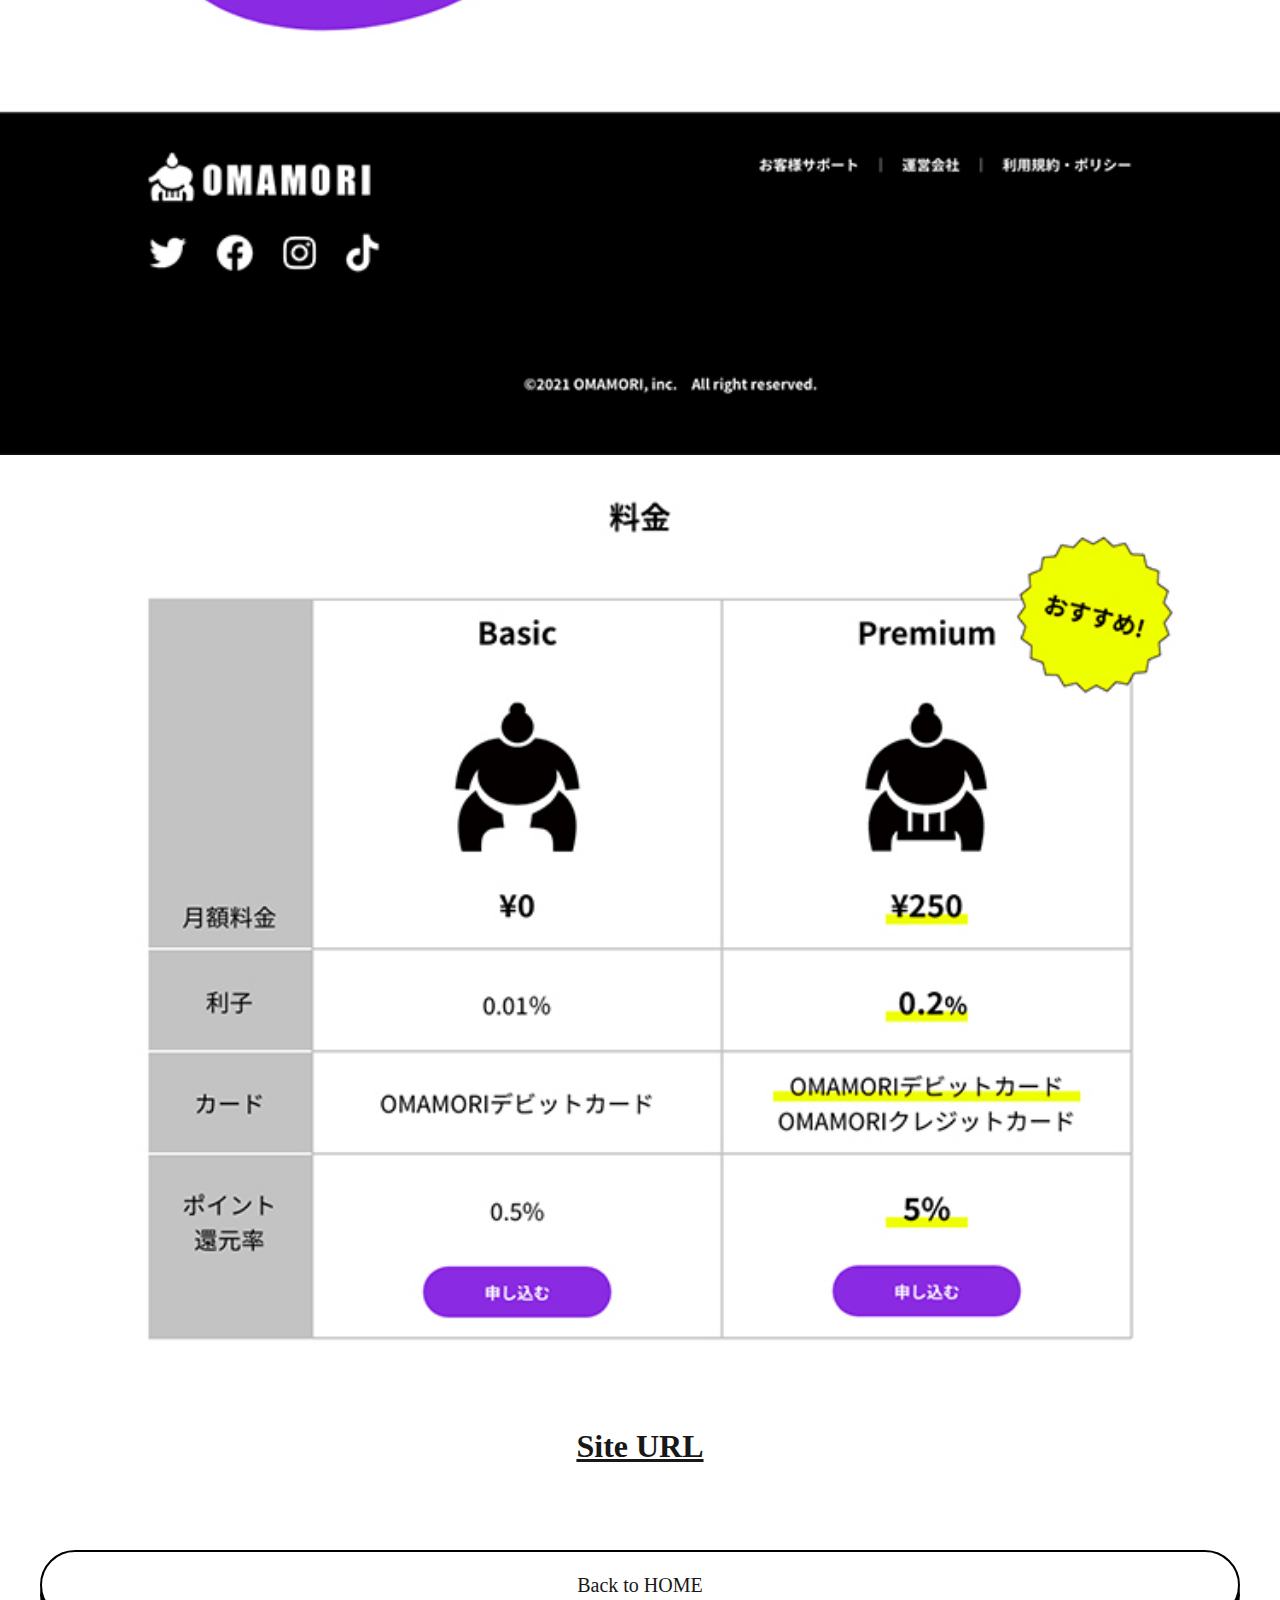
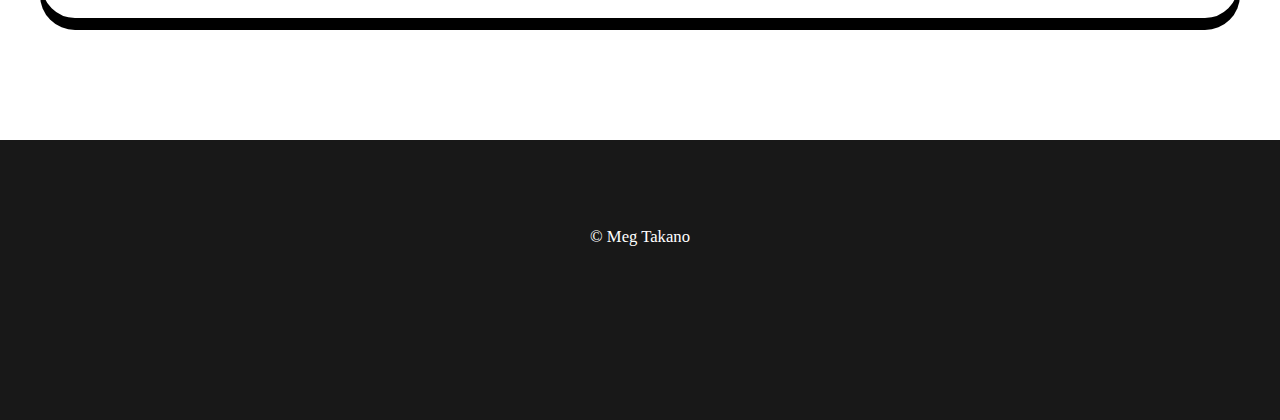
<file: works/works2.html>
<!DOCTYPE html>
<html lang="en">
<head>
    <meta charset="UTF-8">
    <meta http-equiv="X-UA-Compatible" content="IE=edge">
    <meta name="description" content="Meg Takano's portofolio site. Mag is a web designer and illustrator based in Japan.">
    <meta name="author" content="Meg Takano">
    <meta name="viewport" content="width=device-width, initial-scale=1.0">
    <link rel="stylesheet" href="../css/style.css">
    <link rel="stylesheet" href="../css/works.css">
    <title>Fugoon.design</title>
</head>
<body>
    <header>
        <!-- Global navigation start -->
        <nav class="menu-content">
            <input type="checkbox" id="menu-btn-check">
            <span class="span1"></span>
            <span class="span2"></span>
            <span class="span3"></span>
            <label for="menu-btn-check" class="menu-btn"></label>
            <ul>
                <li class="Butler-Medium"><a href="../index.html">HOME</a></li>
                <li class="Butler-Medium"><a href="../index.html#works">WORKS</a></li>
                <li class="Butler-Medium"><a href="../index.html#about">ABOUT</a></li>
                <li class="Butler-Medium"><a href="../index.html#contact">CONTACT</a></li>
            </ul>
        </nav>
        <!-- Global navigation end -->
    </header>
    <main>
        <div class="works-title">
            <h3 class="h3-title">Financial App’s landing page</h3>
            <h4 class="h4-sub">Landing page (Personal work)</h4>
        </div>
        <div class="works-img">
            <img src="../img_SP/works_img2/home_pc.jpg" alt="works2 pc1">
            <img src="../img_SP/works_img2/home_pc2.jpg" alt="works2 pc2">
        </div>
        <div class="works-explanation">
            <p></p>
            <a class="siteURL" href="https://megtakano.github.io/omamori/">Site URL</a> 
        </div>
        <div class="contact-btn">
            <a class="contact-btn-other" href="../index.html">Back to HOME</a>
        </div>
    </main>
    <footer>
        <small>&copy; Meg Takano</small>
    </footer>
</body>
</file>
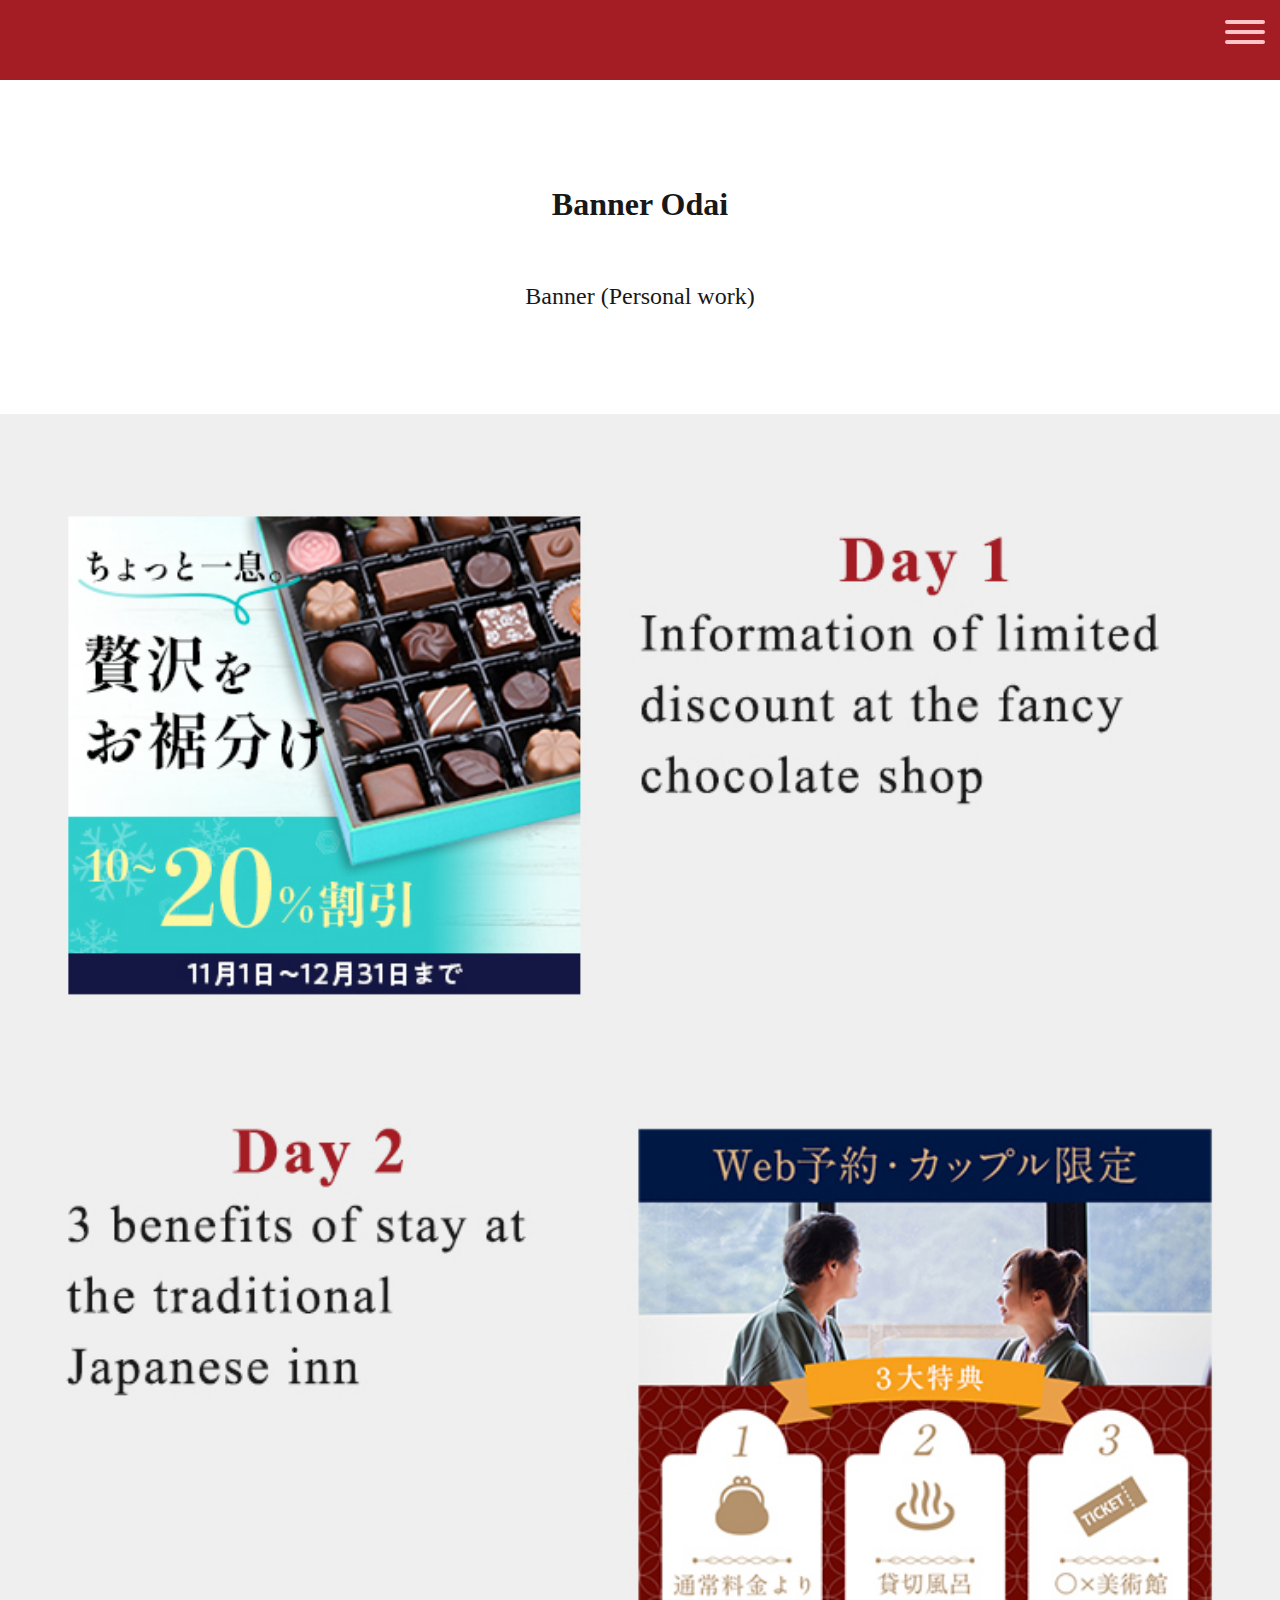
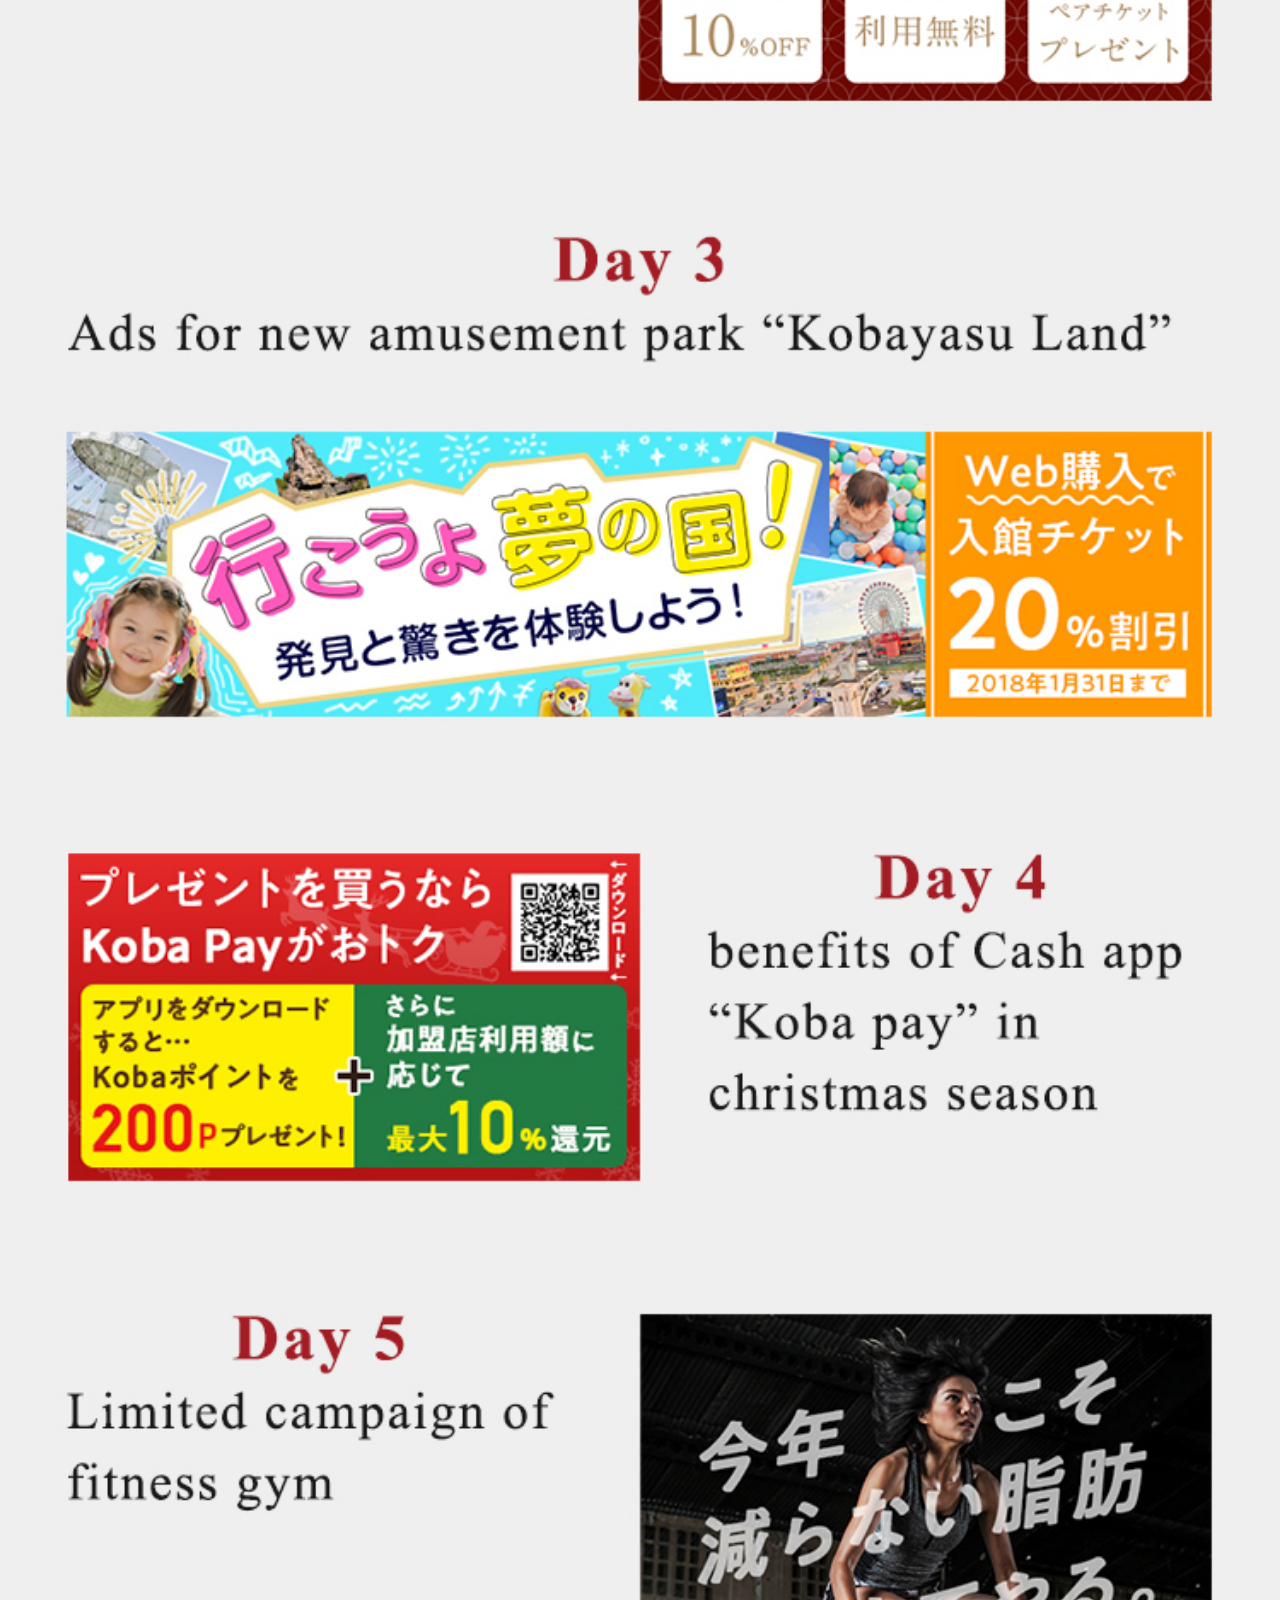
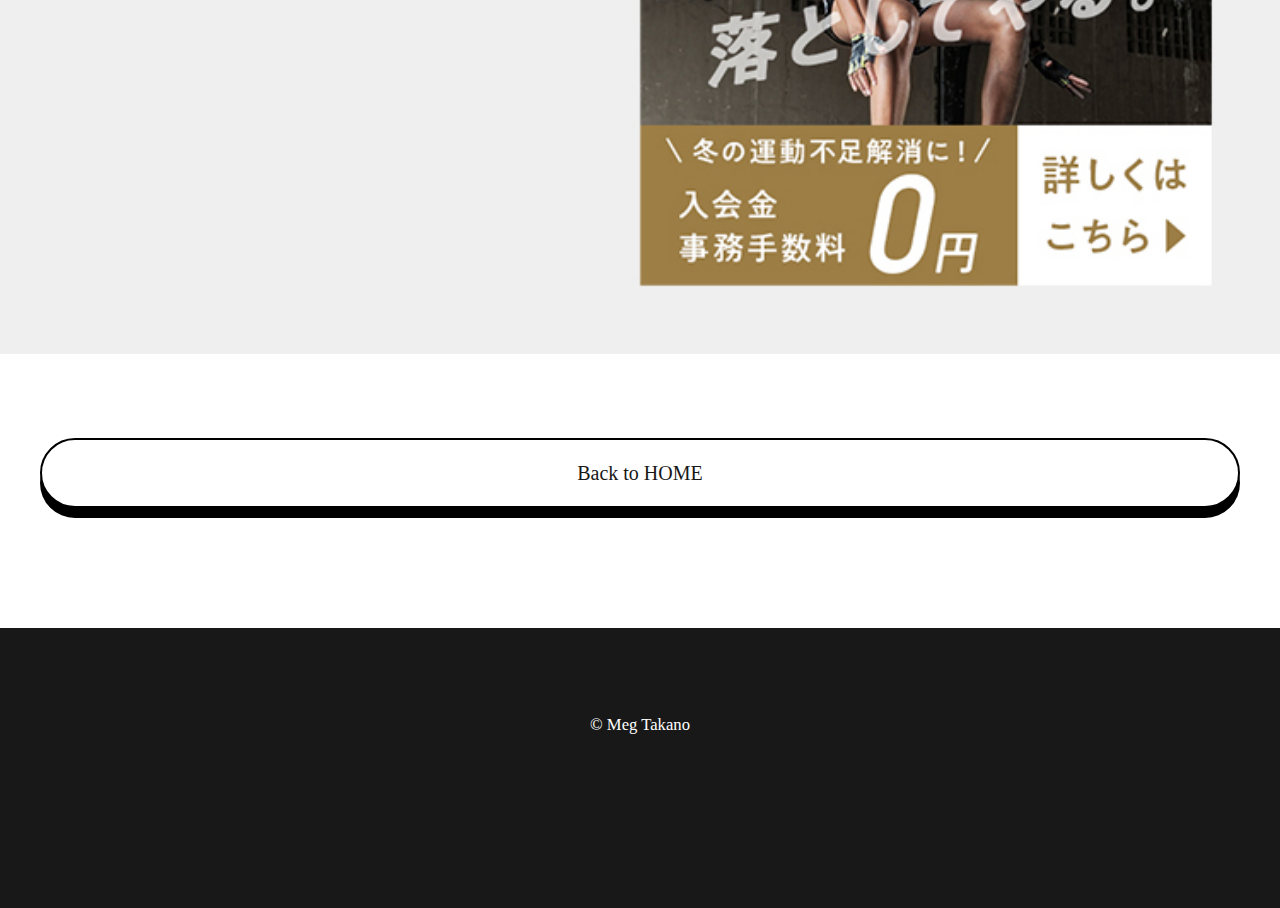
<file: works/works3.html>
<!DOCTYPE html>
<html lang="en">
<head>
    <meta charset="UTF-8">
    <meta http-equiv="X-UA-Compatible" content="IE=edge">
    <meta name="description" content="Meg Takano's portofolio site. Mag is a web designer and illustrator based in Japan.">
    <meta name="author" content="Meg Takano">
    <meta name="viewport" content="width=device-width, initial-scale=1.0">
    <link rel="stylesheet" href="../css/style.css">
    <link rel="stylesheet" href="../css/works.css">
    <title>Fugoon.design</title>
</head>
<body>
    <header>
        <!-- Global navigation start -->
        <nav class="menu-content">
            <input type="checkbox" id="menu-btn-check">
            <span class="span1"></span>
            <span class="span2"></span>
            <span class="span3"></span>
            <label for="menu-btn-check" class="menu-btn"></label>
            <ul>
                <li class="Butler-Medium"><a href="../index.html">HOME</a></li>
                <li class="Butler-Medium"><a href="../index.html#works">WORKS</a></li>
                <li class="Butler-Medium"><a href="../index.html#about">ABOUT</a></li>
                <li class="Butler-Medium"><a href="../index.html#contact">CONTACT</a></li>
            </ul>
        </nav>
        <!-- Global navigation end -->
    </header>
    <main>
        <div class="works-title">
            <h3 class="h3-title">Banner Odai</h3>
            <h4 class="h4-sub">Banner (Personal work)</h4>
        </div>
        <div class="works-img">
            <img src="../img_SP/works_img3/banner_img.jpg" alt="works3 banner">
        </div>
        <div class="works-explanation">
            <p></p>
        </div>
        <div class="contact-btn">
            <a class="contact-btn-other" href="../index.html">Back to HOME</a>
        </div>
    </main>
    <footer>
        <small>&copy; Meg Takano</small>
    </footer>
</body>
</file>
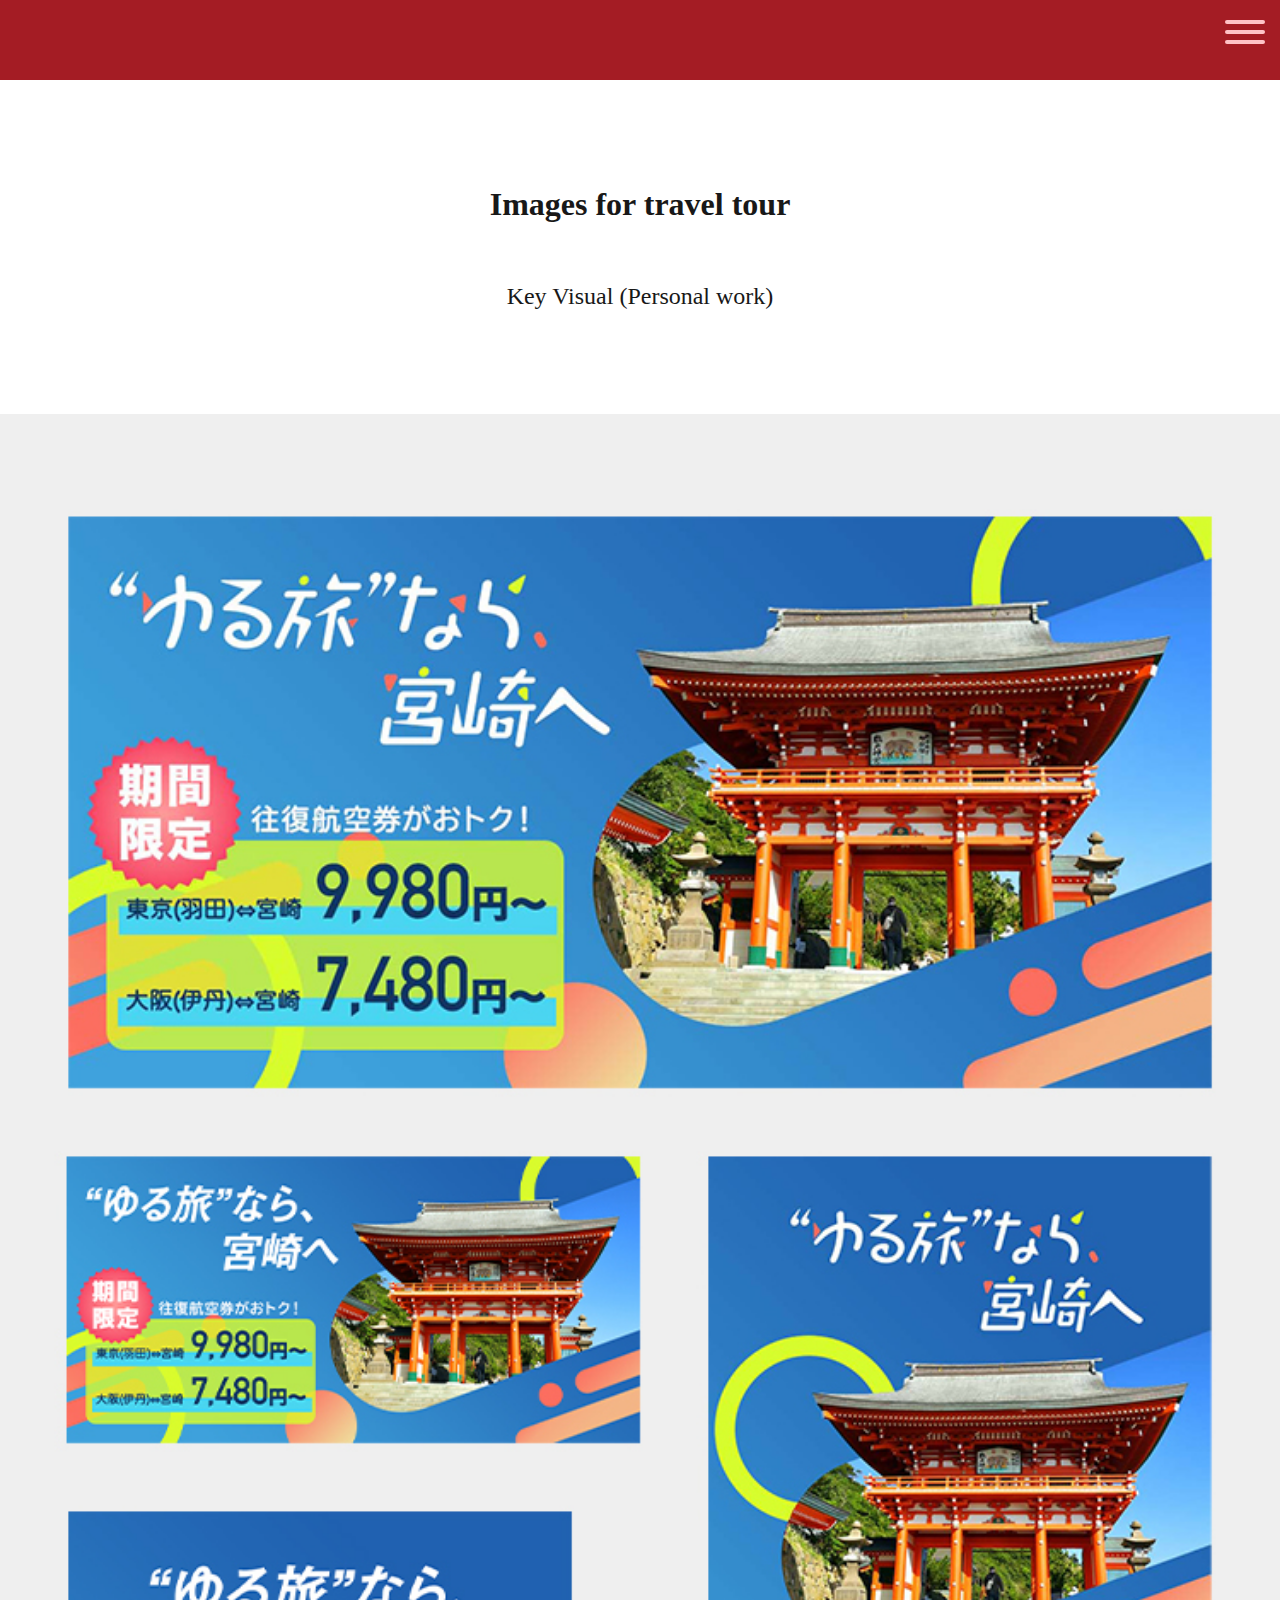
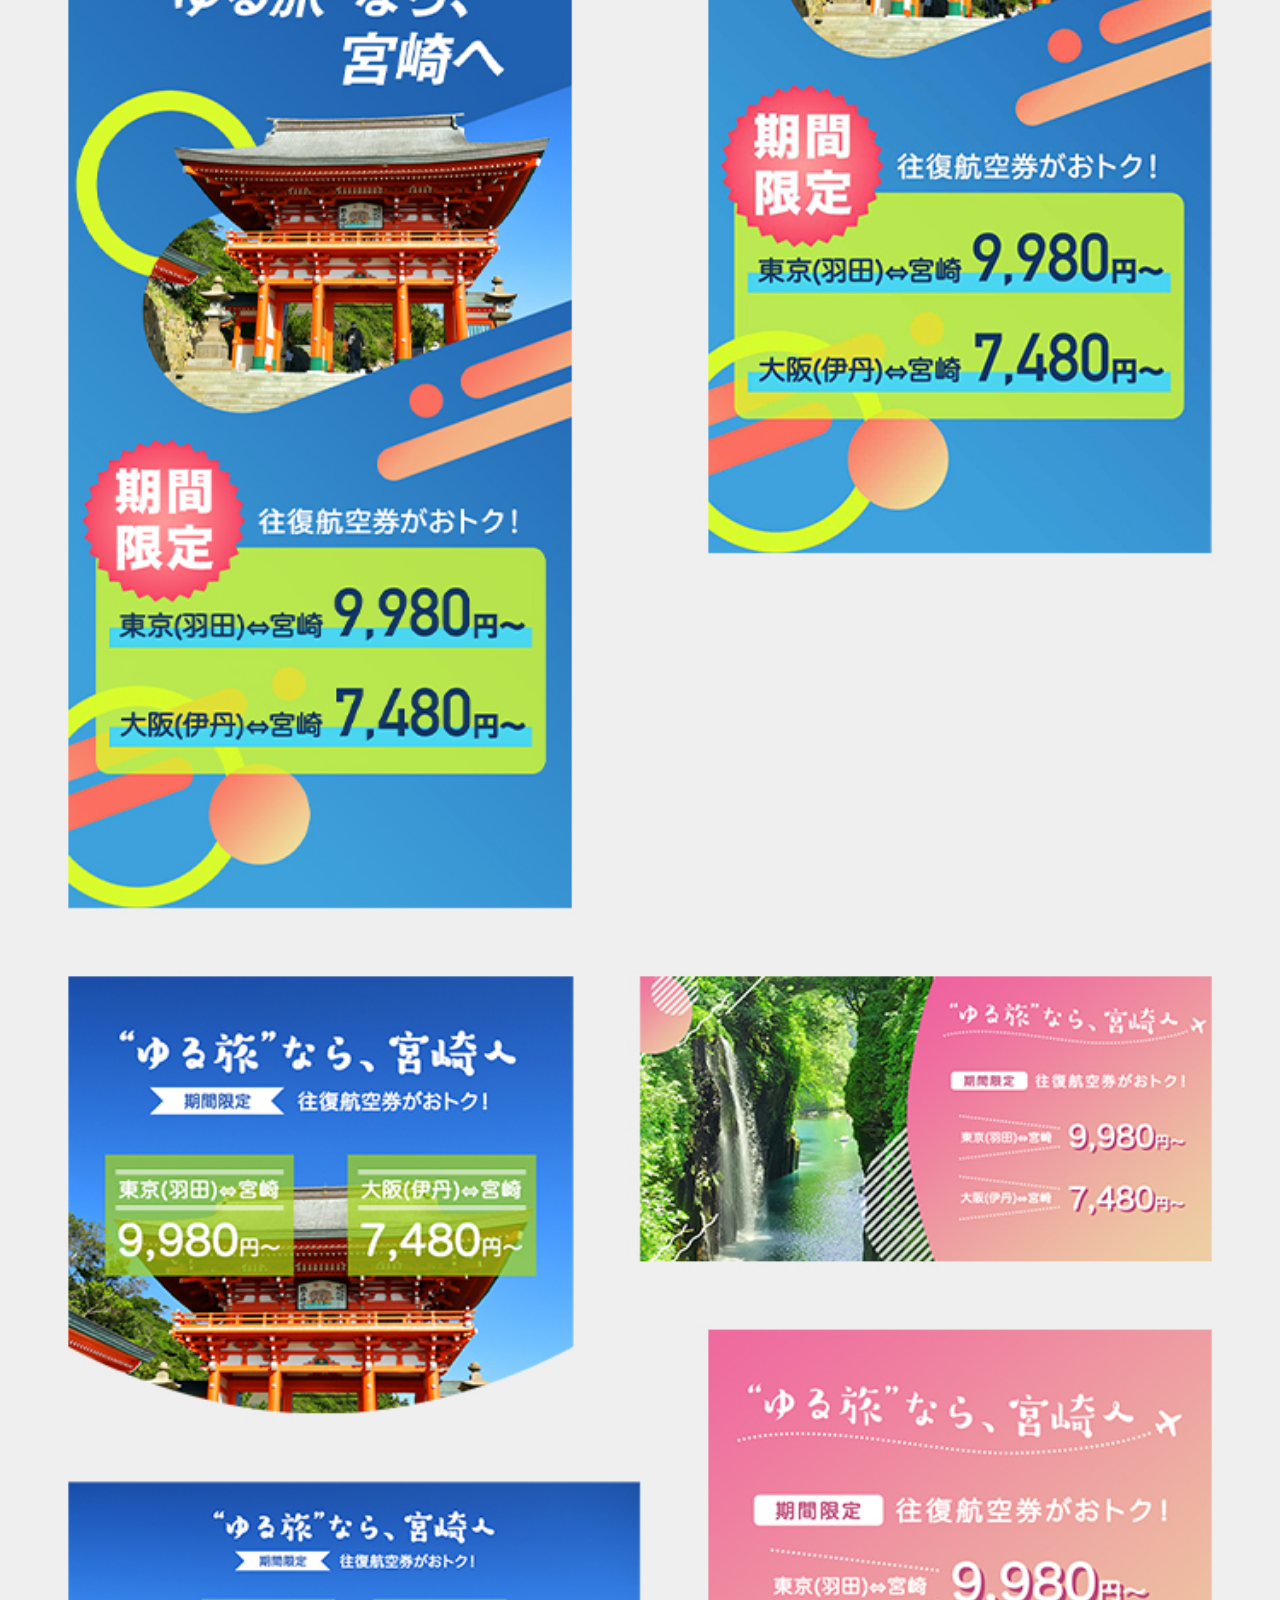
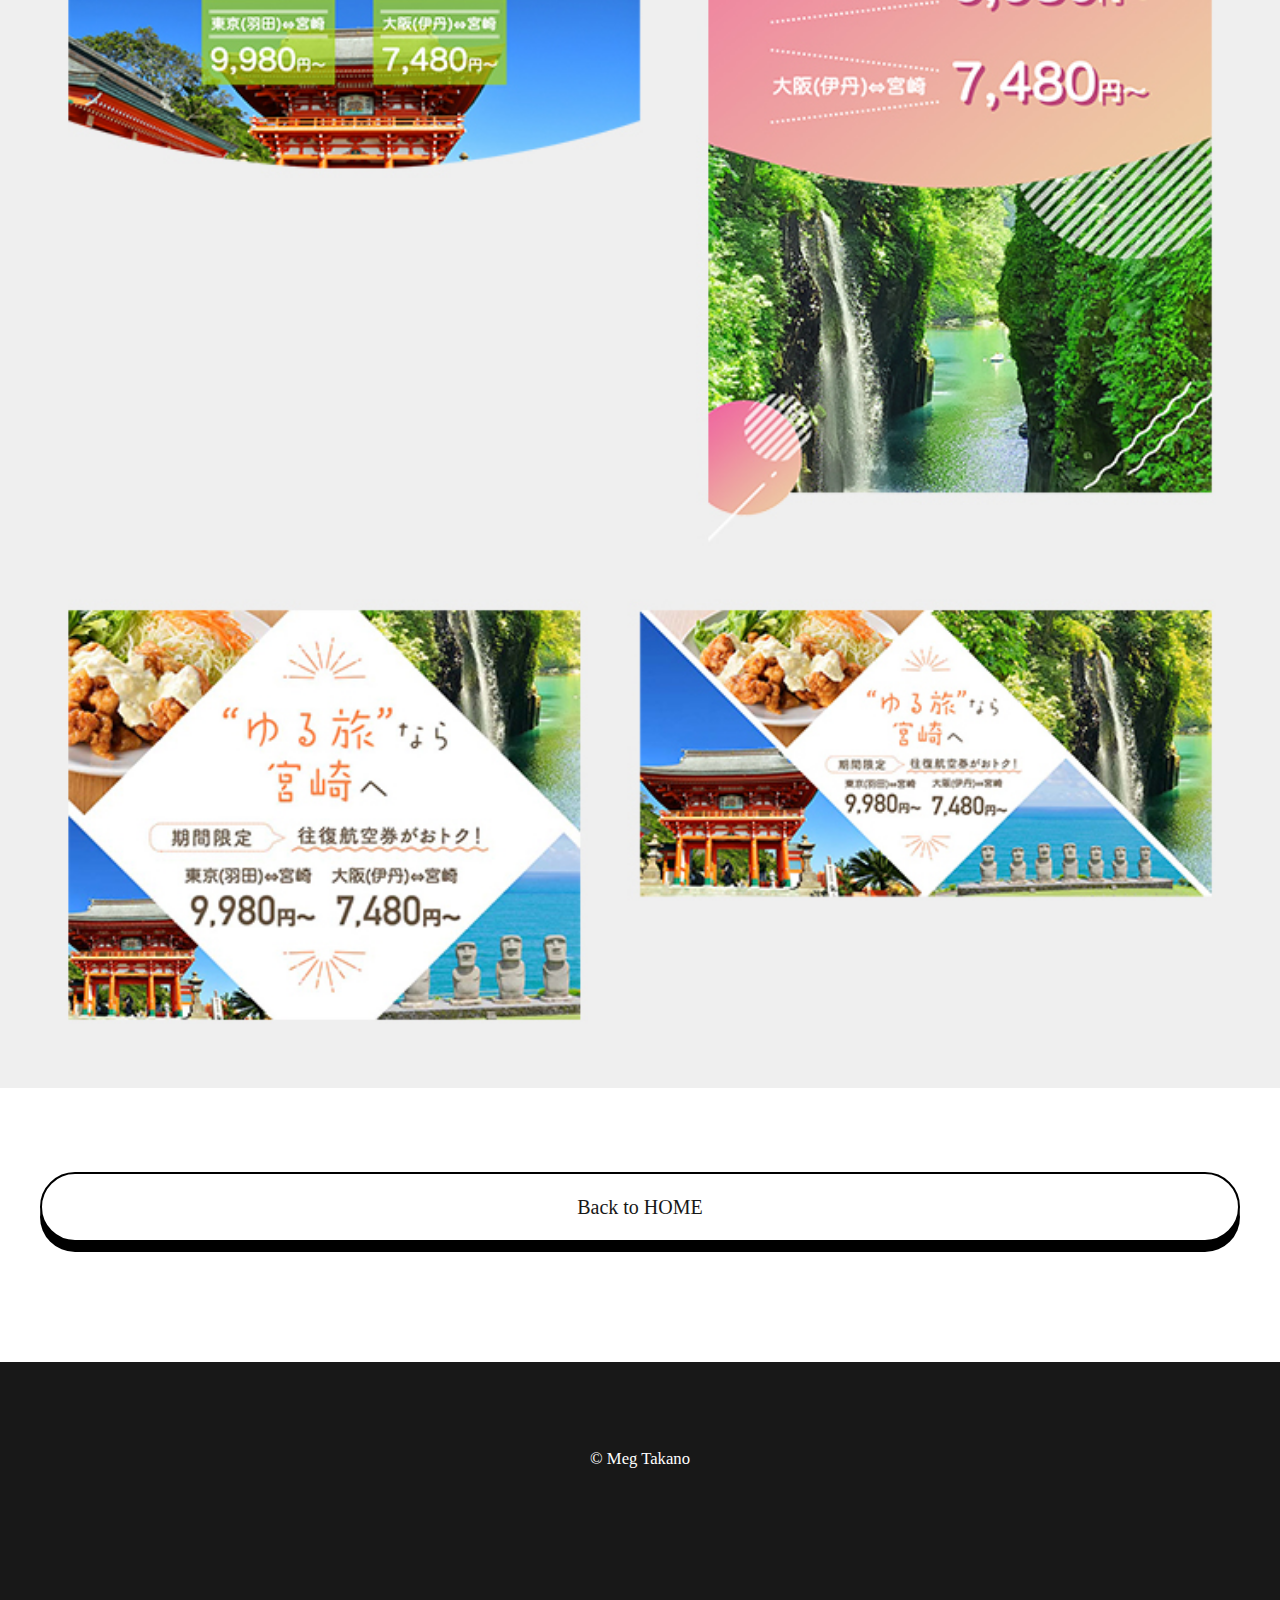
<file: works/works4.html>
<!DOCTYPE html>
<html lang="en">
<head>
    <meta charset="UTF-8">
    <meta http-equiv="X-UA-Compatible" content="IE=edge">
    <meta name="description" content="Meg Takano's portofolio site. Mag is a web designer and illustrator based in Japan.">
    <meta name="author" content="Meg Takano">
    <meta name="viewport" content="width=device-width, initial-scale=1.0">
    <link rel="stylesheet" href="../css/style.css">
    <link rel="stylesheet" href="../css/works.css">
    <title>Fugoon.design</title>
</head>
<body>
    <header>
        <!-- Global navigation start -->
        <nav class="menu-content">
            <input type="checkbox" id="menu-btn-check">
            <span class="span1"></span>
            <span class="span2"></span>
            <span class="span3"></span>
            <label for="menu-btn-check" class="menu-btn"></label>
            <ul>
                <li class="Butler-Medium"><a href="../index.html">HOME</a></li>
                <li class="Butler-Medium"><a href="../index.html#works">WORKS</a></li>
                <li class="Butler-Medium"><a href="../index.html#about">ABOUT</a></li>
                <li class="Butler-Medium"><a href="../index.html#contact">CONTACT</a></li>
            </ul>
        </nav>
        <!-- Global navigation end -->
    </header>
    <main>
        <div class="works-title">
            <h3 class="h3-title">Images for travel tour</h3>
            <h4 class="h4-sub">Key Visual (Personal work)</h4>
        </div>
        <div class="works-img">
            <img src="../img_SP/works_img4/banner_img.jpg" alt="works4 Key visual">
        </div>
        <div class="works-explanation">
            <p></p>
        </div>
        <div class="contact-btn">
            <a class="contact-btn-other" href="../index.html">Back to HOME</a>
        </div>
    </main>
    <footer>
        <small>&copy; Meg Takano</small>
    </footer>
</body>
</file>
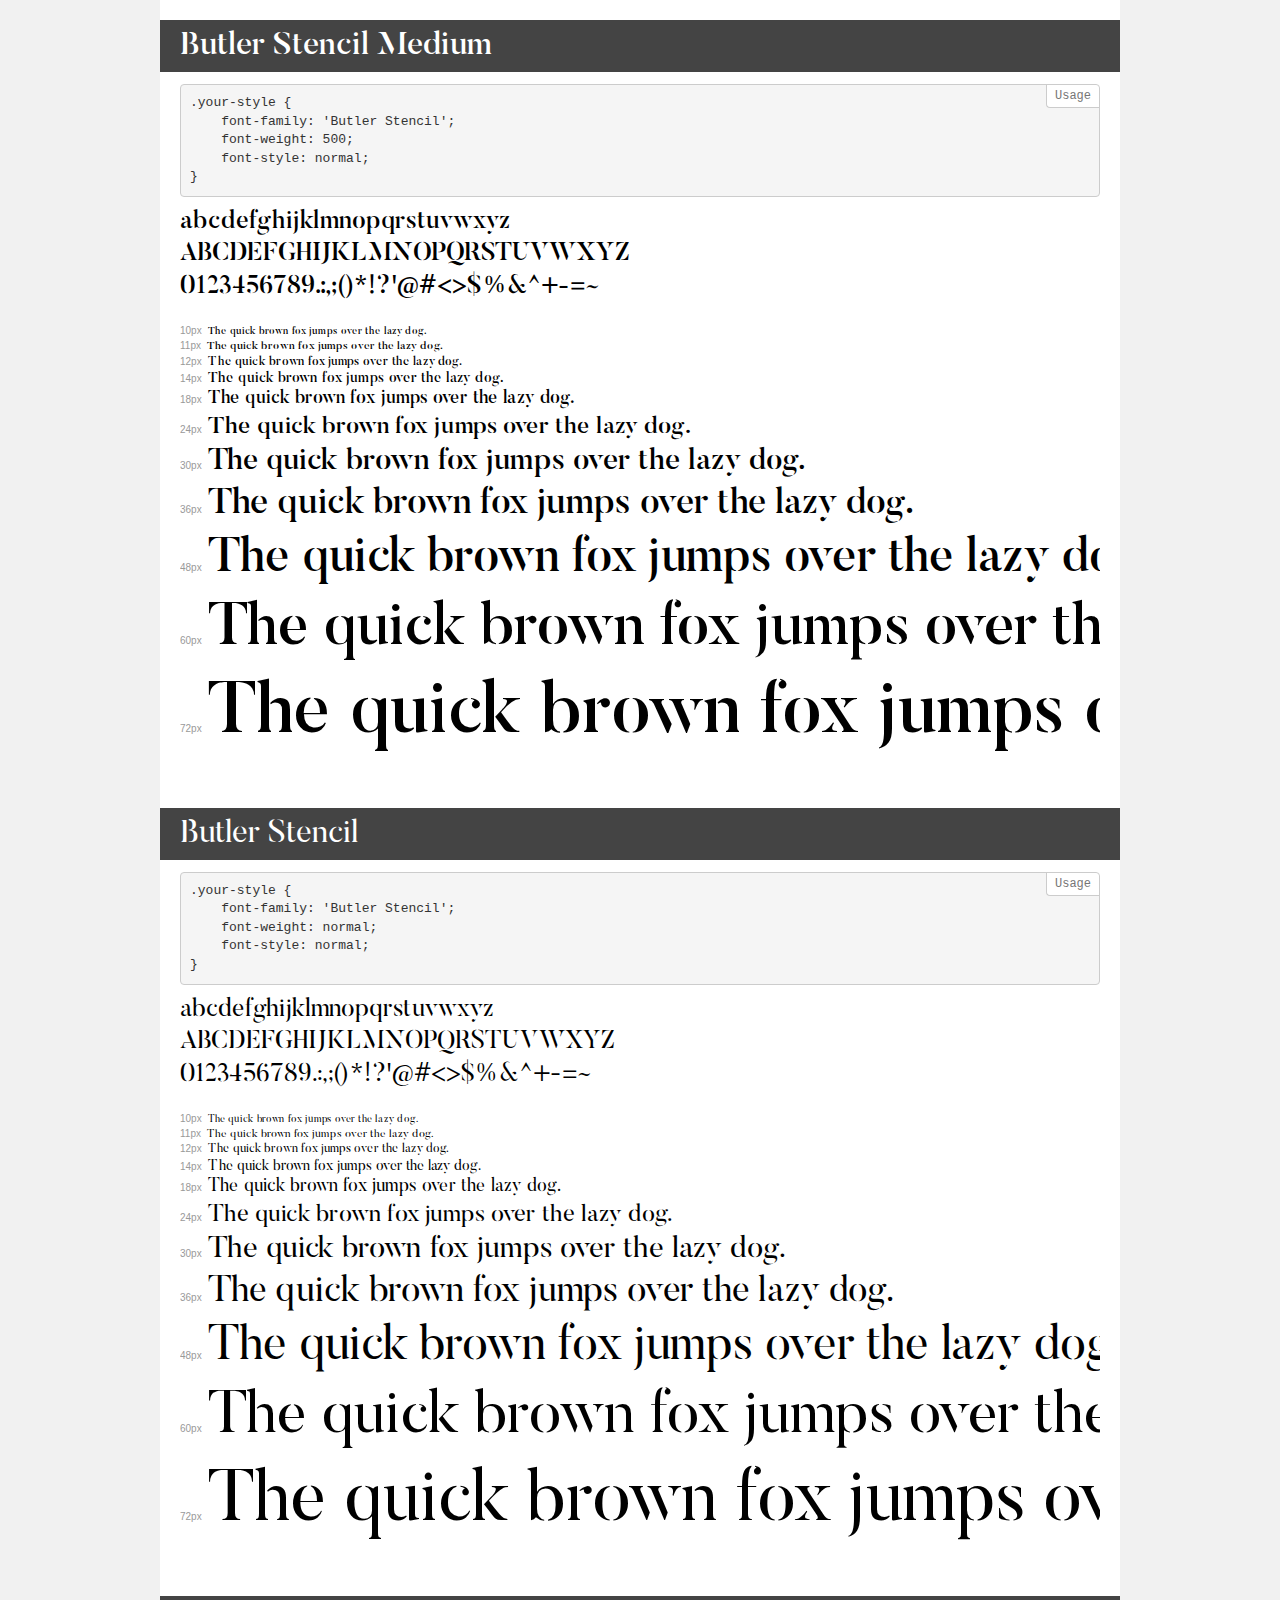
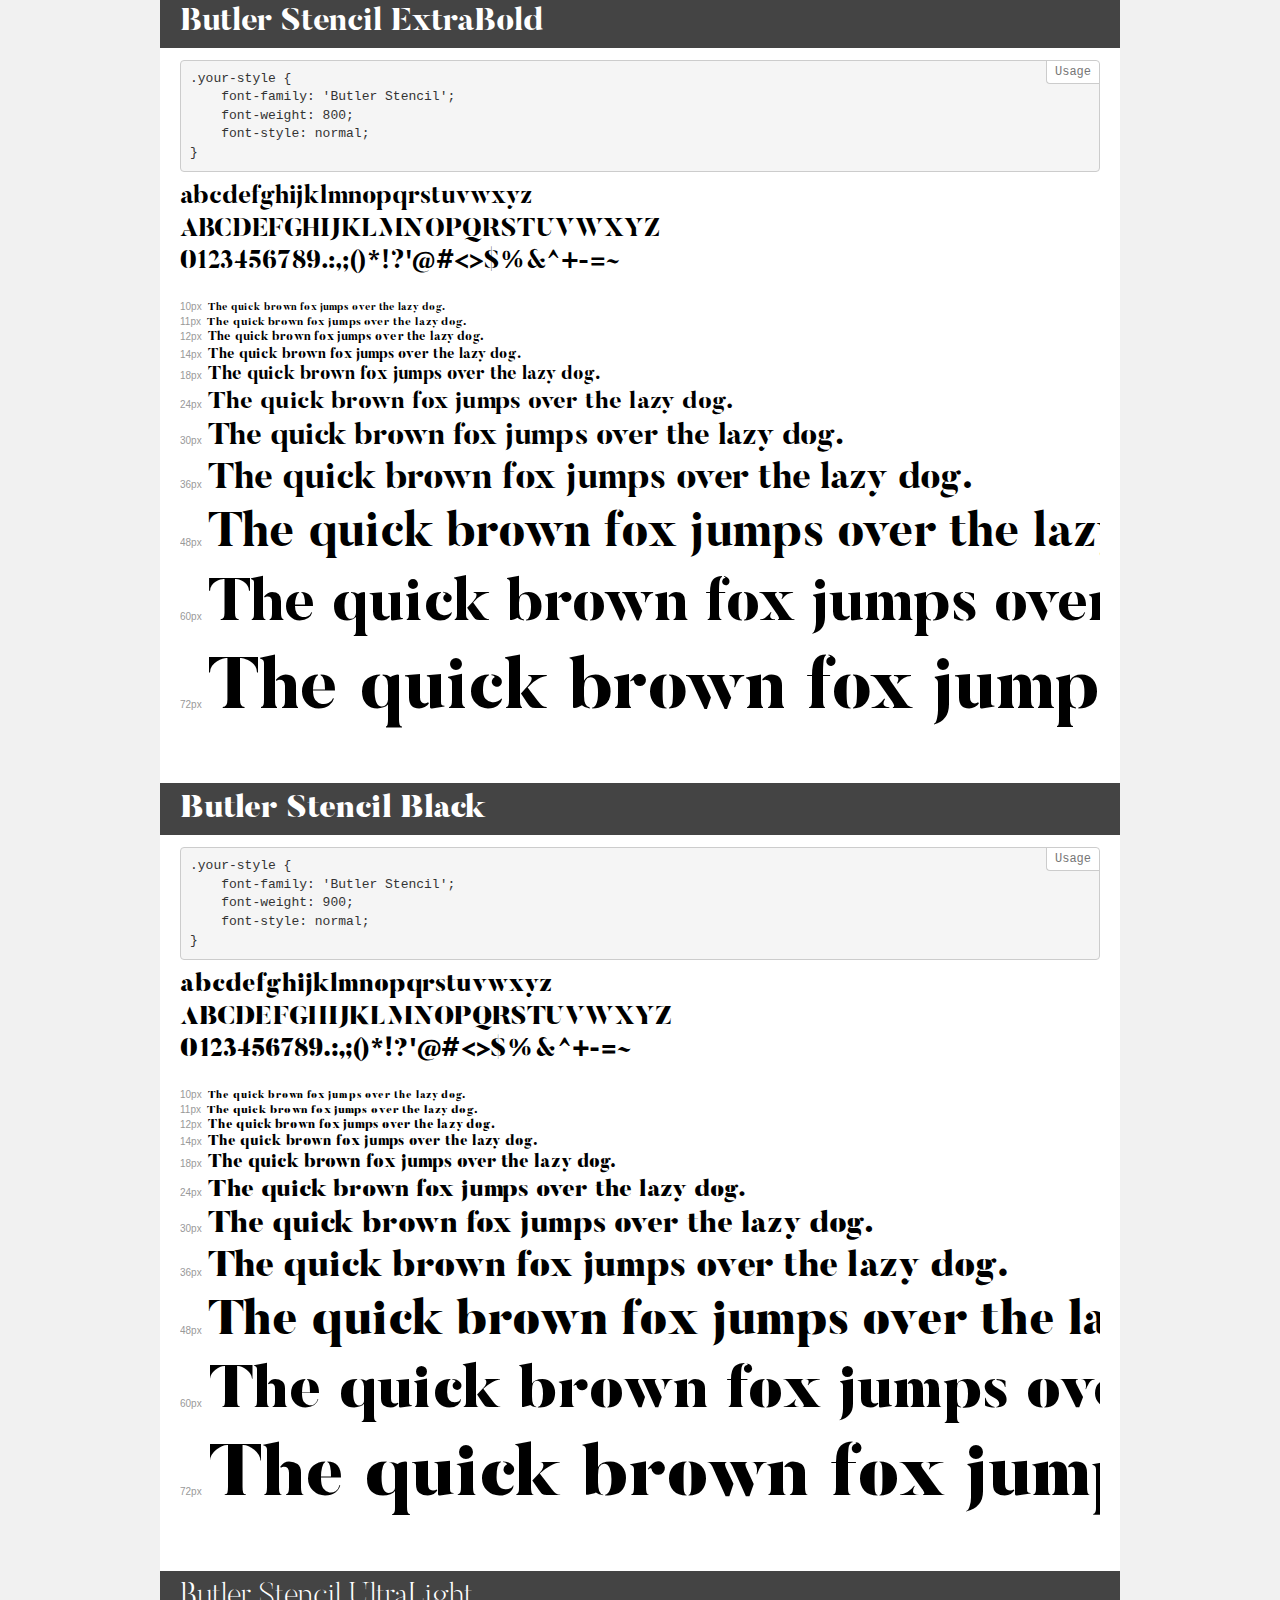
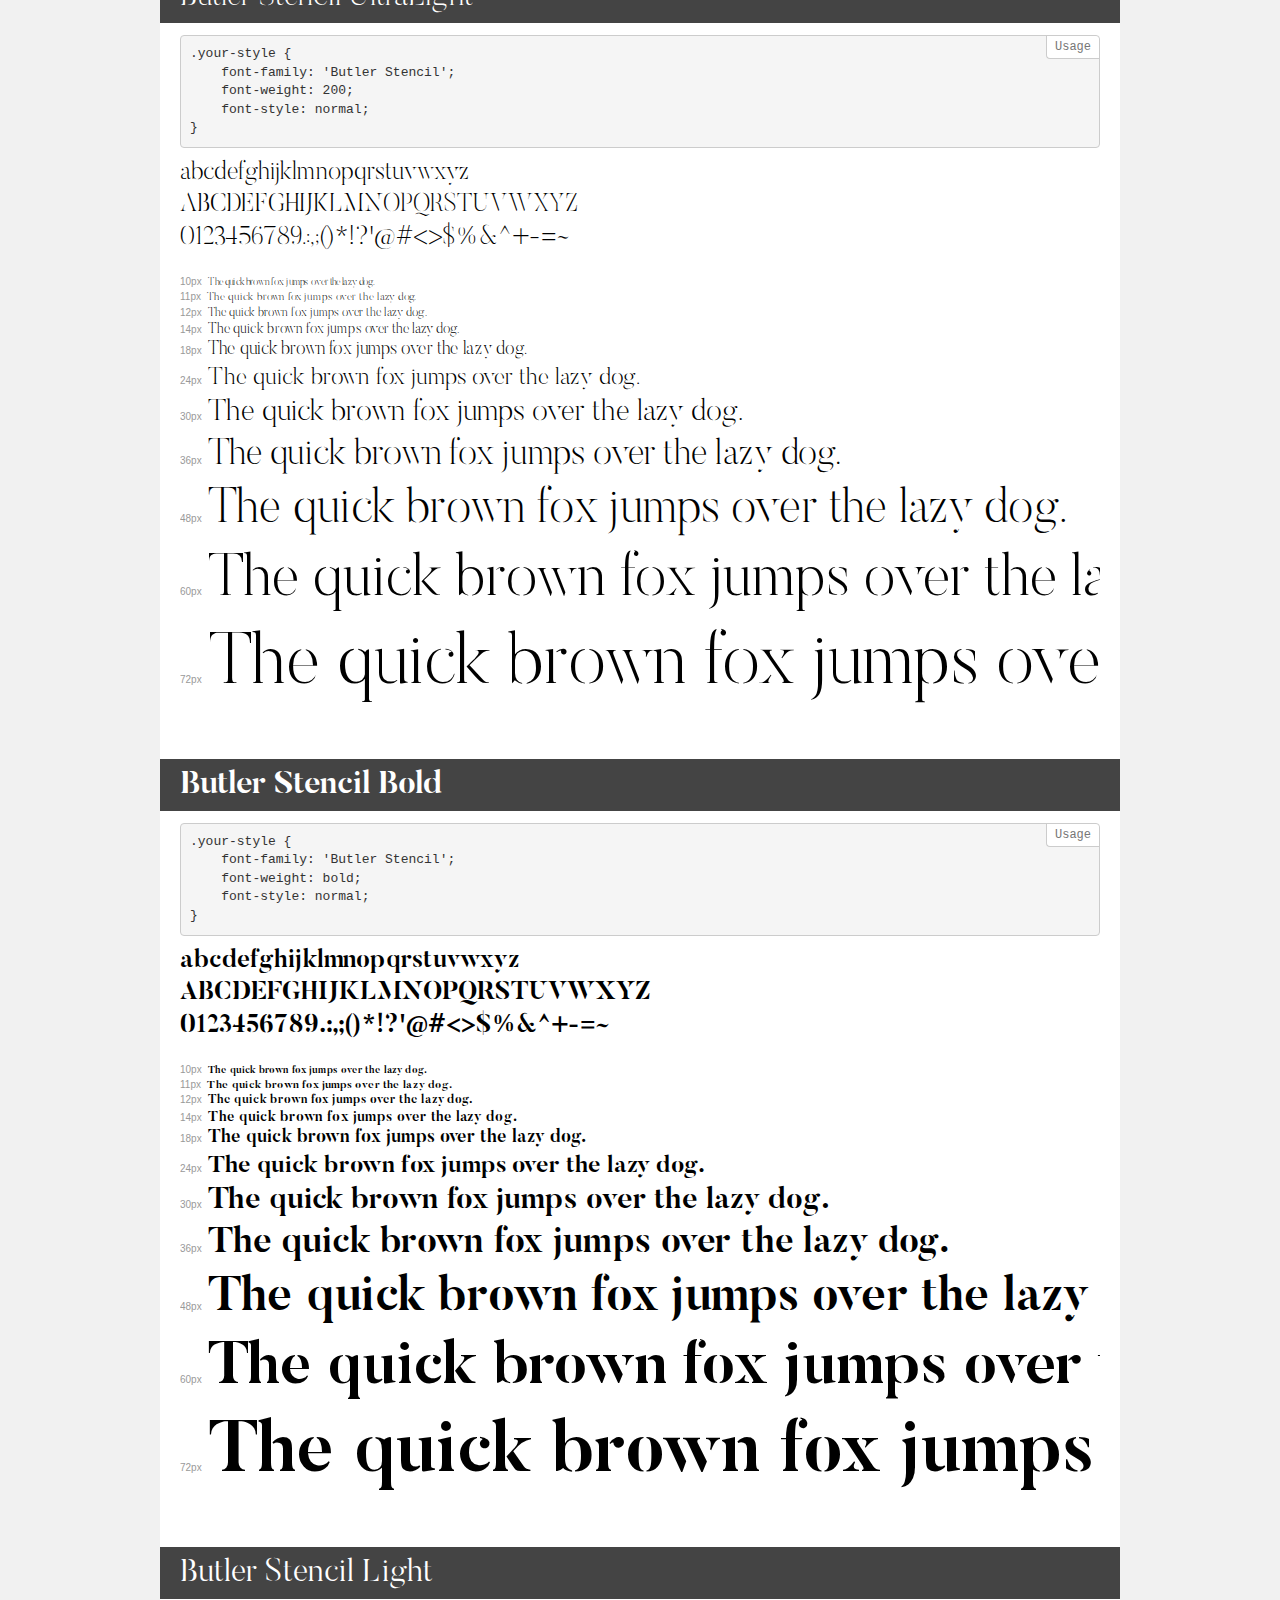
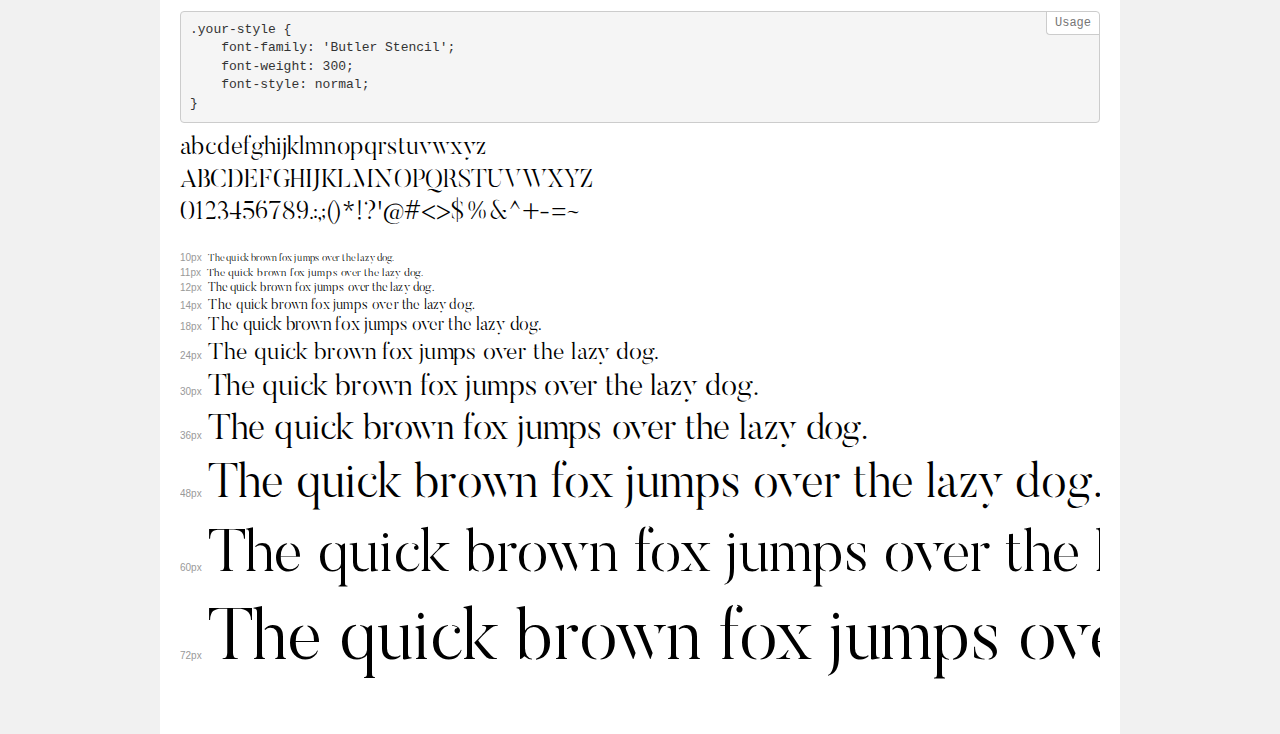
<file: fonts/Butler_and_ButlerStencil/Butler_Stencil_Webfont/demo.html>
<!DOCTYPE html>
<html>
<head>
    <meta charset="utf-8">
    <meta http-equiv="X-UA-Compatible" content="IE=edge">
    <meta name="viewport" content="width=device-width, initial-scale=1">
    <meta name="robots" content="noindex, noarchive">
    <meta name="format-detection" content="telephone=no">
    <title>Transfonter demo</title>
    <link href="stylesheet.css" rel="stylesheet">
    <style>
        /*
        http://meyerweb.com/eric/tools/css/reset/
        v2.0 | 20110126
        License: none (public domain)
        */
        html, body, div, span, applet, object, iframe,
        h1, h2, h3, h4, h5, h6, p, blockquote, pre,
        a, abbr, acronym, address, big, cite, code,
        del, dfn, em, img, ins, kbd, q, s, samp,
        small, strike, strong, sub, sup, tt, var,
        b, u, i, center,
        dl, dt, dd, ol, ul, li,
        fieldset, form, label, legend,
        table, caption, tbody, tfoot, thead, tr, th, td,
        article, aside, canvas, details, embed,
        figure, figcaption, footer, header, hgroup,
        menu, nav, output, ruby, section, summary,
        time, mark, audio, video {
            margin: 0;
            padding: 0;
            border: 0;
            font-size: 100%;
            font: inherit;
            vertical-align: baseline;
        }
        /* HTML5 display-role reset for older browsers */
        article, aside, details, figcaption, figure,
        footer, header, hgroup, menu, nav, section {
            display: block;
        }
        body {
            line-height: 1;
        }
        ol, ul {
            list-style: none;
        }
        blockquote, q {
            quotes: none;
        }
        blockquote:before, blockquote:after,
        q:before, q:after {
            content: '';
            content: none;
        }
        table {
            border-collapse: collapse;
            border-spacing: 0;
        }
        /* common styles */
        body {
            background: #f1f1f1;
            color: #000;
        }
        .page {
            background: #fff;
            width: 920px;
            margin: 0 auto;
            padding: 20px 20px 0 20px;
            overflow: hidden;
        }
        .font-container {
            overflow-x: auto;
            overflow-y: hidden;
            margin-bottom: 40px;
            line-height: 1.3;
            white-space: nowrap;
            padding-bottom: 5px;
        }
        h1 {
            position: relative;
            background: #444;
            font-size: 32px;
            color: #fff;
            padding: 10px 20px;
            margin: 0 -20px 12px -20px;
        }
        .letters {
            font-size: 25px;
            margin-bottom: 20px;
        }
        .s10:before {
            content: '10px';
        }
        .s11:before {
            content: '11px';
        }
        .s12:before {
            content: '12px';
        }
        .s14:before {
            content: '14px';
        }
        .s18:before {
            content: '18px';
        }
        .s24:before {
            content: '24px';
        }
        .s30:before {
            content: '30px';
        }
        .s36:before {
            content: '36px';
        }
        .s48:before {
            content: '48px';
        }
        .s60:before {
            content: '60px';
        }
        .s72:before {
            content: '72px';
        }
        .s10:before, .s11:before, .s12:before, .s14:before,
        .s18:before, .s24:before, .s30:before, .s36:before,
        .s48:before, .s60:before, .s72:before {
            font-family: Arial, sans-serif;
            font-size: 10px;
            font-weight: normal;
            font-style: normal;
            color: #999;
            padding-right: 6px;
        }
        pre {
            display: block;
            position: relative;
            padding: 9px;
            margin: 0 0 10px;
            font-family: Monaco, Menlo, Consolas, "Courier New", monospace !important;
            font-size: 13px;
            line-height: 1.428571429;
            color: #333;
            font-weight: normal !important;
            font-style: normal !important;
            background-color: #f5f5f5;
            border: 1px solid #ccc;
            overflow-x: auto;
            border-radius: 4px;
        }
        pre:after {
            display: block;
            position: absolute;
            right: 0;
            top: 0;
            content: 'Usage';
            line-height: 1;
            padding: 5px 8px;
            font-size: 12px;
            color: #767676;
            background-color: #fff;
            border: 1px solid #ccc;
            border-right: none;
            border-top: none;
            border-radius: 0 4px 0 4px;
            z-index: 10;
        }
        /* responsive */
        @media (max-width: 959px) {
            .page {
                width: auto;
                margin: 0;
            }
        }
    </style>
</head>
<body>
<div class="page">
    <div class="demo" style="font-family: 'Butler Stencil'; font-weight: 500; font-style: normal;">
        <h1>Butler Stencil Medium</h1>
        <pre>.your-style {
    font-family: 'Butler Stencil';
    font-weight: 500;
    font-style: normal;
}</pre>
        <div class="font-container">
            <p class="letters">
                abcdefghijklmnopqrstuvwxyz<br>
ABCDEFGHIJKLMNOPQRSTUVWXYZ<br>
                0123456789.:,;()*!?'@#<>$%&^+-=~
            </p>
            <p class="s10" style="font-size: 10px;">The quick brown fox jumps over the lazy dog.</p>
            <p class="s11" style="font-size: 11px;">The quick brown fox jumps over the lazy dog.</p>
            <p class="s12" style="font-size: 12px;">The quick brown fox jumps over the lazy dog.</p>
            <p class="s14" style="font-size: 14px;">The quick brown fox jumps over the lazy dog.</p>
            <p class="s18" style="font-size: 18px;">The quick brown fox jumps over the lazy dog.</p>
            <p class="s24" style="font-size: 24px;">The quick brown fox jumps over the lazy dog.</p>
            <p class="s30" style="font-size: 30px;">The quick brown fox jumps over the lazy dog.</p>
            <p class="s36" style="font-size: 36px;">The quick brown fox jumps over the lazy dog.</p>
            <p class="s48" style="font-size: 48px;">The quick brown fox jumps over the lazy dog.</p>
            <p class="s60" style="font-size: 60px;">The quick brown fox jumps over the lazy dog.</p>
            <p class="s72" style="font-size: 72px;">The quick brown fox jumps over the lazy dog.</p>
        </div>
    </div>
    <div class="demo" style="font-family: 'Butler Stencil'; font-weight: normal; font-style: normal;">
        <h1>Butler Stencil</h1>
        <pre>.your-style {
    font-family: 'Butler Stencil';
    font-weight: normal;
    font-style: normal;
}</pre>
        <div class="font-container">
            <p class="letters">
                abcdefghijklmnopqrstuvwxyz<br>
ABCDEFGHIJKLMNOPQRSTUVWXYZ<br>
                0123456789.:,;()*!?'@#<>$%&^+-=~
            </p>
            <p class="s10" style="font-size: 10px;">The quick brown fox jumps over the lazy dog.</p>
            <p class="s11" style="font-size: 11px;">The quick brown fox jumps over the lazy dog.</p>
            <p class="s12" style="font-size: 12px;">The quick brown fox jumps over the lazy dog.</p>
            <p class="s14" style="font-size: 14px;">The quick brown fox jumps over the lazy dog.</p>
            <p class="s18" style="font-size: 18px;">The quick brown fox jumps over the lazy dog.</p>
            <p class="s24" style="font-size: 24px;">The quick brown fox jumps over the lazy dog.</p>
            <p class="s30" style="font-size: 30px;">The quick brown fox jumps over the lazy dog.</p>
            <p class="s36" style="font-size: 36px;">The quick brown fox jumps over the lazy dog.</p>
            <p class="s48" style="font-size: 48px;">The quick brown fox jumps over the lazy dog.</p>
            <p class="s60" style="font-size: 60px;">The quick brown fox jumps over the lazy dog.</p>
            <p class="s72" style="font-size: 72px;">The quick brown fox jumps over the lazy dog.</p>
        </div>
    </div>
    <div class="demo" style="font-family: 'Butler Stencil'; font-weight: 800; font-style: normal;">
        <h1>Butler Stencil ExtraBold</h1>
        <pre>.your-style {
    font-family: 'Butler Stencil';
    font-weight: 800;
    font-style: normal;
}</pre>
        <div class="font-container">
            <p class="letters">
                abcdefghijklmnopqrstuvwxyz<br>
ABCDEFGHIJKLMNOPQRSTUVWXYZ<br>
                0123456789.:,;()*!?'@#<>$%&^+-=~
            </p>
            <p class="s10" style="font-size: 10px;">The quick brown fox jumps over the lazy dog.</p>
            <p class="s11" style="font-size: 11px;">The quick brown fox jumps over the lazy dog.</p>
            <p class="s12" style="font-size: 12px;">The quick brown fox jumps over the lazy dog.</p>
            <p class="s14" style="font-size: 14px;">The quick brown fox jumps over the lazy dog.</p>
            <p class="s18" style="font-size: 18px;">The quick brown fox jumps over the lazy dog.</p>
            <p class="s24" style="font-size: 24px;">The quick brown fox jumps over the lazy dog.</p>
            <p class="s30" style="font-size: 30px;">The quick brown fox jumps over the lazy dog.</p>
            <p class="s36" style="font-size: 36px;">The quick brown fox jumps over the lazy dog.</p>
            <p class="s48" style="font-size: 48px;">The quick brown fox jumps over the lazy dog.</p>
            <p class="s60" style="font-size: 60px;">The quick brown fox jumps over the lazy dog.</p>
            <p class="s72" style="font-size: 72px;">The quick brown fox jumps over the lazy dog.</p>
        </div>
    </div>
    <div class="demo" style="font-family: 'Butler Stencil'; font-weight: 900; font-style: normal;">
        <h1>Butler Stencil Black</h1>
        <pre>.your-style {
    font-family: 'Butler Stencil';
    font-weight: 900;
    font-style: normal;
}</pre>
        <div class="font-container">
            <p class="letters">
                abcdefghijklmnopqrstuvwxyz<br>
ABCDEFGHIJKLMNOPQRSTUVWXYZ<br>
                0123456789.:,;()*!?'@#<>$%&^+-=~
            </p>
            <p class="s10" style="font-size: 10px;">The quick brown fox jumps over the lazy dog.</p>
            <p class="s11" style="font-size: 11px;">The quick brown fox jumps over the lazy dog.</p>
            <p class="s12" style="font-size: 12px;">The quick brown fox jumps over the lazy dog.</p>
            <p class="s14" style="font-size: 14px;">The quick brown fox jumps over the lazy dog.</p>
            <p class="s18" style="font-size: 18px;">The quick brown fox jumps over the lazy dog.</p>
            <p class="s24" style="font-size: 24px;">The quick brown fox jumps over the lazy dog.</p>
            <p class="s30" style="font-size: 30px;">The quick brown fox jumps over the lazy dog.</p>
            <p class="s36" style="font-size: 36px;">The quick brown fox jumps over the lazy dog.</p>
            <p class="s48" style="font-size: 48px;">The quick brown fox jumps over the lazy dog.</p>
            <p class="s60" style="font-size: 60px;">The quick brown fox jumps over the lazy dog.</p>
            <p class="s72" style="font-size: 72px;">The quick brown fox jumps over the lazy dog.</p>
        </div>
    </div>
    <div class="demo" style="font-family: 'Butler Stencil'; font-weight: 200; font-style: normal;">
        <h1>Butler Stencil UltraLight</h1>
        <pre>.your-style {
    font-family: 'Butler Stencil';
    font-weight: 200;
    font-style: normal;
}</pre>
        <div class="font-container">
            <p class="letters">
                abcdefghijklmnopqrstuvwxyz<br>
ABCDEFGHIJKLMNOPQRSTUVWXYZ<br>
                0123456789.:,;()*!?'@#<>$%&^+-=~
            </p>
            <p class="s10" style="font-size: 10px;">The quick brown fox jumps over the lazy dog.</p>
            <p class="s11" style="font-size: 11px;">The quick brown fox jumps over the lazy dog.</p>
            <p class="s12" style="font-size: 12px;">The quick brown fox jumps over the lazy dog.</p>
            <p class="s14" style="font-size: 14px;">The quick brown fox jumps over the lazy dog.</p>
            <p class="s18" style="font-size: 18px;">The quick brown fox jumps over the lazy dog.</p>
            <p class="s24" style="font-size: 24px;">The quick brown fox jumps over the lazy dog.</p>
            <p class="s30" style="font-size: 30px;">The quick brown fox jumps over the lazy dog.</p>
            <p class="s36" style="font-size: 36px;">The quick brown fox jumps over the lazy dog.</p>
            <p class="s48" style="font-size: 48px;">The quick brown fox jumps over the lazy dog.</p>
            <p class="s60" style="font-size: 60px;">The quick brown fox jumps over the lazy dog.</p>
            <p class="s72" style="font-size: 72px;">The quick brown fox jumps over the lazy dog.</p>
        </div>
    </div>
    <div class="demo" style="font-family: 'Butler Stencil'; font-weight: bold; font-style: normal;">
        <h1>Butler Stencil Bold</h1>
        <pre>.your-style {
    font-family: 'Butler Stencil';
    font-weight: bold;
    font-style: normal;
}</pre>
        <div class="font-container">
            <p class="letters">
                abcdefghijklmnopqrstuvwxyz<br>
ABCDEFGHIJKLMNOPQRSTUVWXYZ<br>
                0123456789.:,;()*!?'@#<>$%&^+-=~
            </p>
            <p class="s10" style="font-size: 10px;">The quick brown fox jumps over the lazy dog.</p>
            <p class="s11" style="font-size: 11px;">The quick brown fox jumps over the lazy dog.</p>
            <p class="s12" style="font-size: 12px;">The quick brown fox jumps over the lazy dog.</p>
            <p class="s14" style="font-size: 14px;">The quick brown fox jumps over the lazy dog.</p>
            <p class="s18" style="font-size: 18px;">The quick brown fox jumps over the lazy dog.</p>
            <p class="s24" style="font-size: 24px;">The quick brown fox jumps over the lazy dog.</p>
            <p class="s30" style="font-size: 30px;">The quick brown fox jumps over the lazy dog.</p>
            <p class="s36" style="font-size: 36px;">The quick brown fox jumps over the lazy dog.</p>
            <p class="s48" style="font-size: 48px;">The quick brown fox jumps over the lazy dog.</p>
            <p class="s60" style="font-size: 60px;">The quick brown fox jumps over the lazy dog.</p>
            <p class="s72" style="font-size: 72px;">The quick brown fox jumps over the lazy dog.</p>
        </div>
    </div>
    <div class="demo" style="font-family: 'Butler Stencil'; font-weight: 300; font-style: normal;">
        <h1>Butler Stencil Light</h1>
        <pre>.your-style {
    font-family: 'Butler Stencil';
    font-weight: 300;
    font-style: normal;
}</pre>
        <div class="font-container">
            <p class="letters">
                abcdefghijklmnopqrstuvwxyz<br>
ABCDEFGHIJKLMNOPQRSTUVWXYZ<br>
                0123456789.:,;()*!?'@#<>$%&^+-=~
            </p>
            <p class="s10" style="font-size: 10px;">The quick brown fox jumps over the lazy dog.</p>
            <p class="s11" style="font-size: 11px;">The quick brown fox jumps over the lazy dog.</p>
            <p class="s12" style="font-size: 12px;">The quick brown fox jumps over the lazy dog.</p>
            <p class="s14" style="font-size: 14px;">The quick brown fox jumps over the lazy dog.</p>
            <p class="s18" style="font-size: 18px;">The quick brown fox jumps over the lazy dog.</p>
            <p class="s24" style="font-size: 24px;">The quick brown fox jumps over the lazy dog.</p>
            <p class="s30" style="font-size: 30px;">The quick brown fox jumps over the lazy dog.</p>
            <p class="s36" style="font-size: 36px;">The quick brown fox jumps over the lazy dog.</p>
            <p class="s48" style="font-size: 48px;">The quick brown fox jumps over the lazy dog.</p>
            <p class="s60" style="font-size: 60px;">The quick brown fox jumps over the lazy dog.</p>
            <p class="s72" style="font-size: 72px;">The quick brown fox jumps over the lazy dog.</p>
        </div>
    </div>
</div>
</body>
</html>
</file>
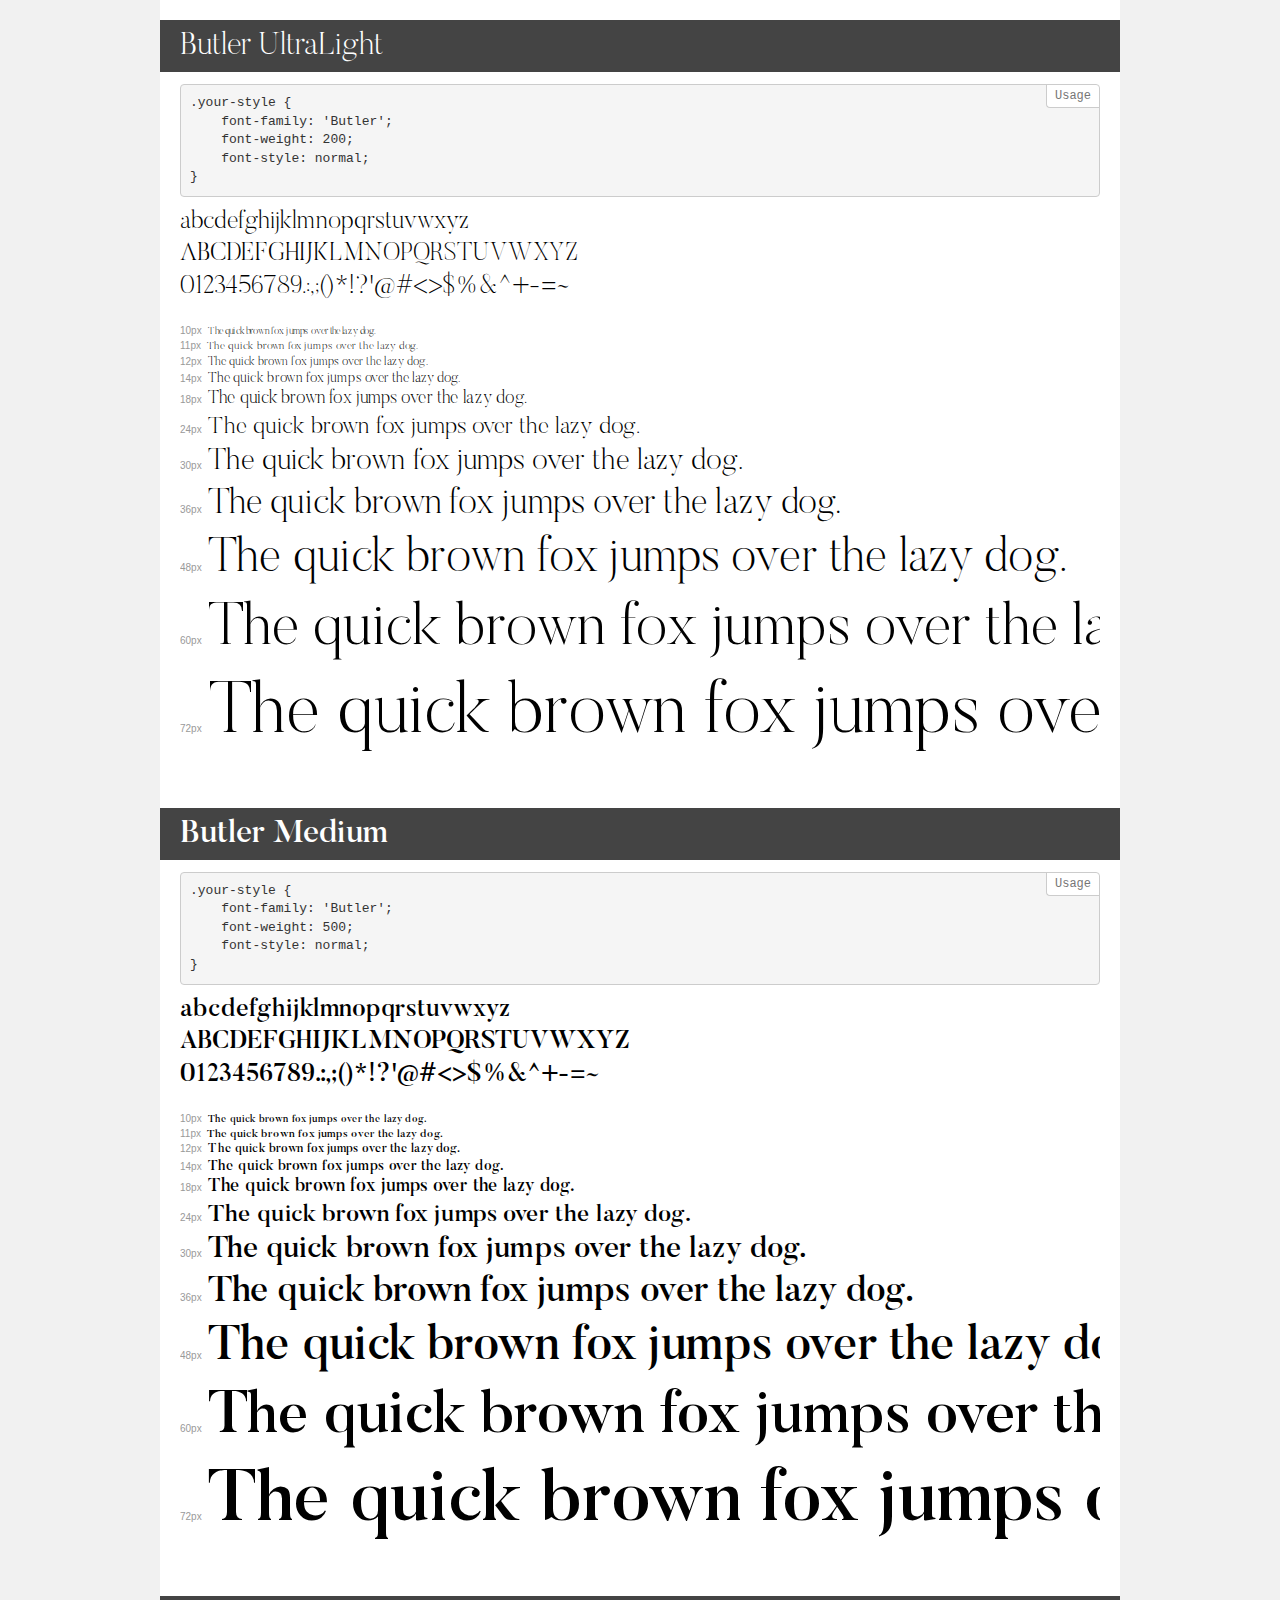
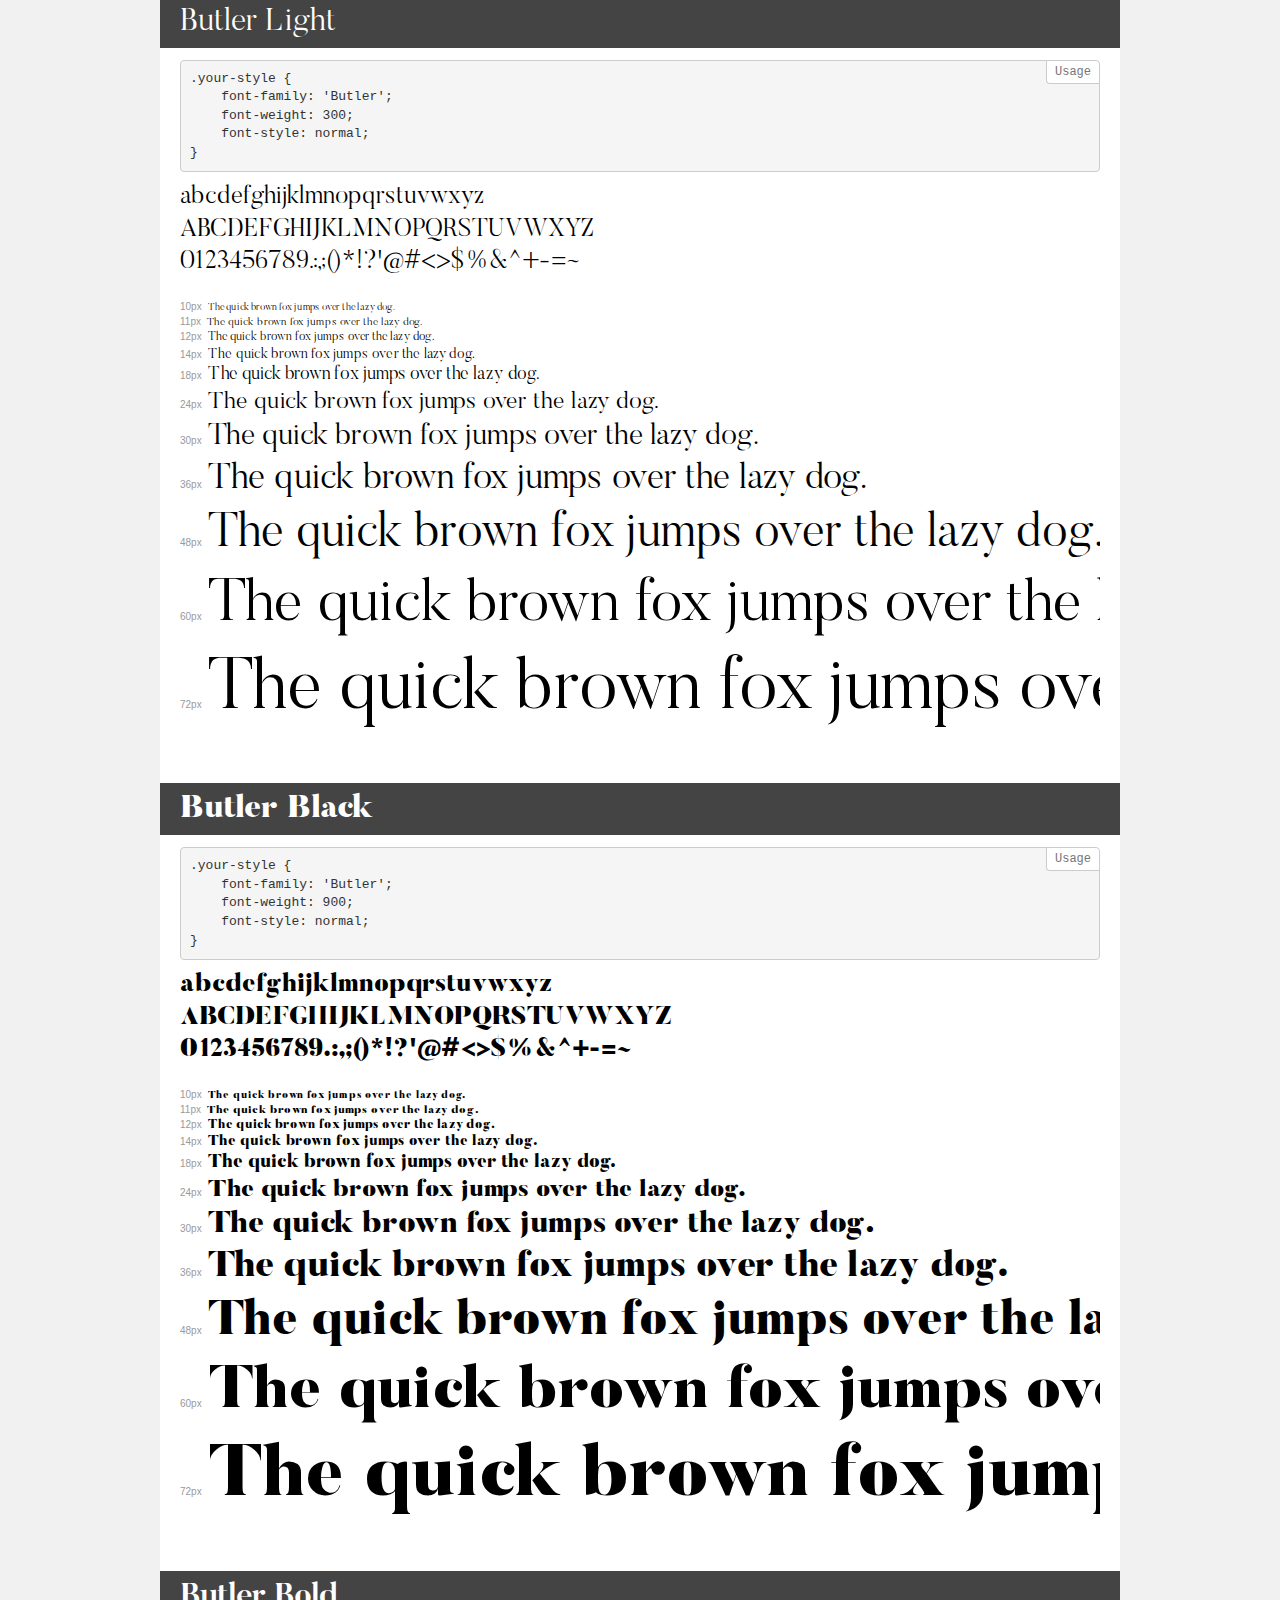
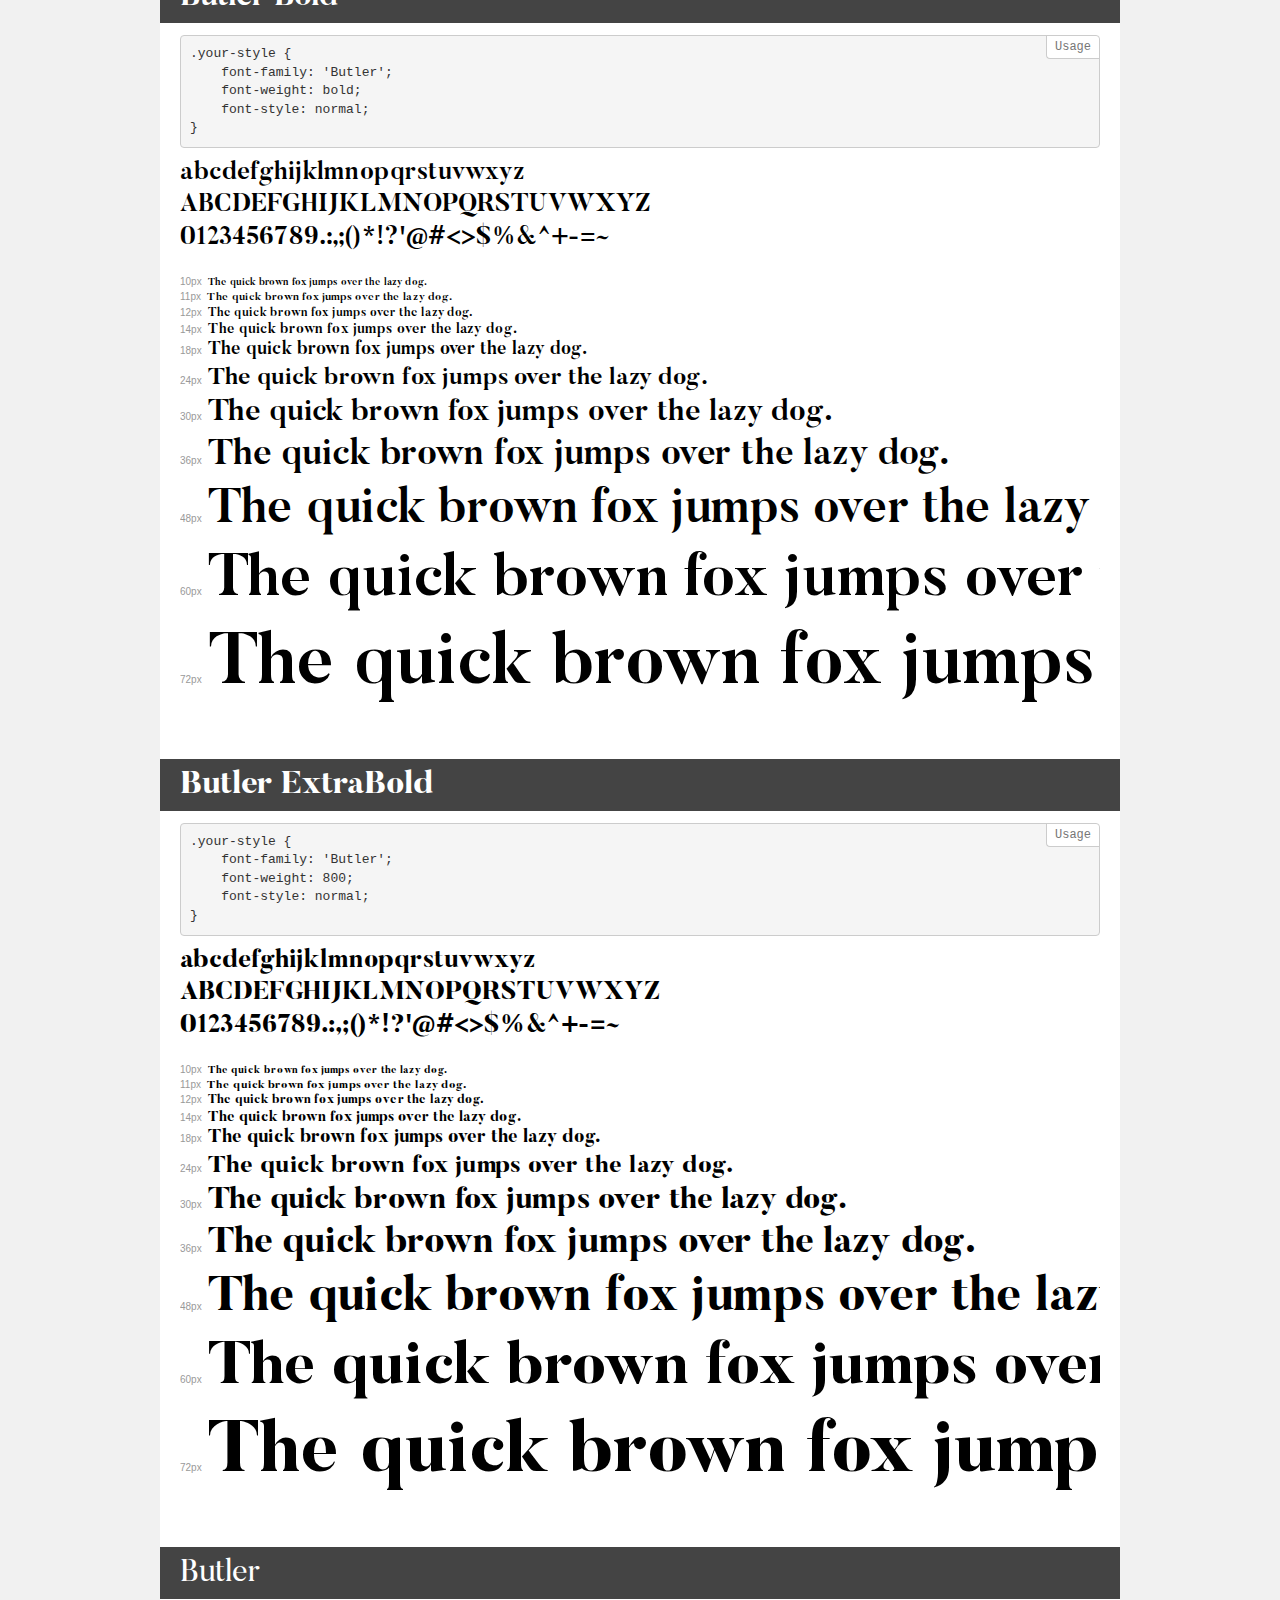
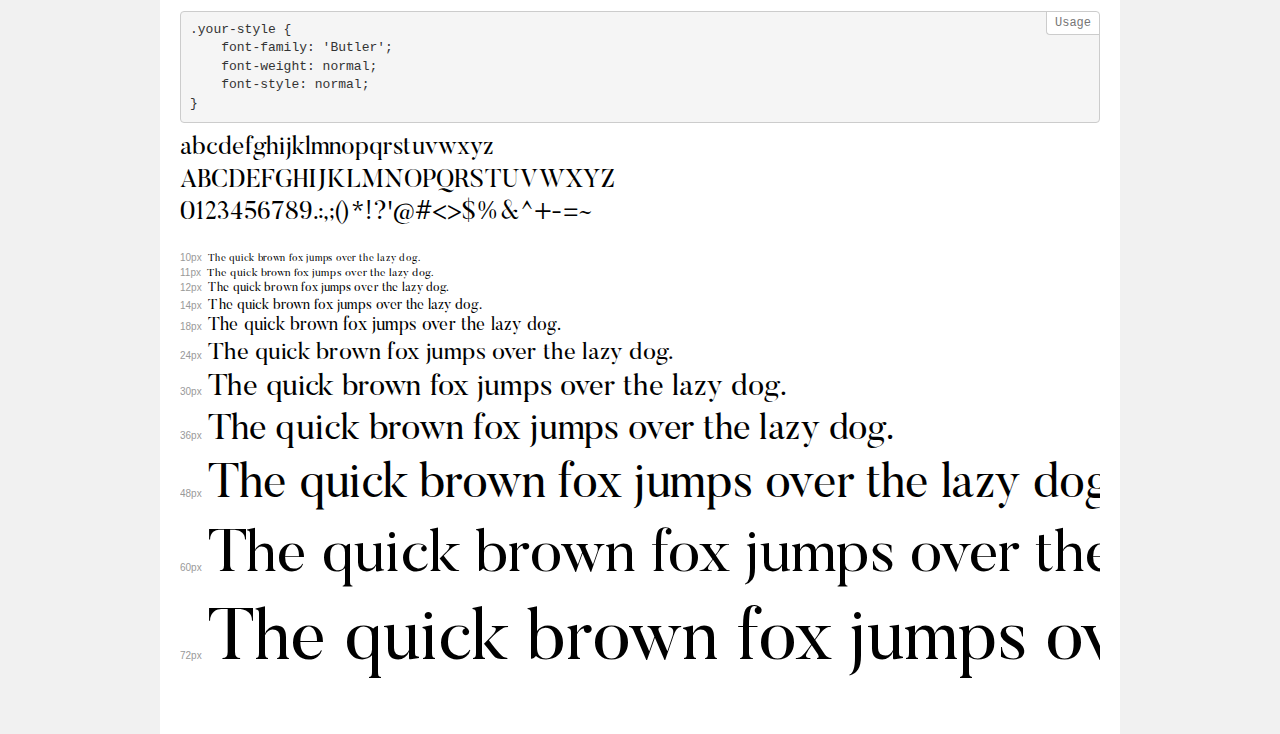
<file: fonts/Butler_and_ButlerStencil/Butler_Webfont/demo.html>
<!DOCTYPE html>
<html>
<head>
    <meta charset="utf-8">
    <meta http-equiv="X-UA-Compatible" content="IE=edge">
    <meta name="viewport" content="width=device-width, initial-scale=1">
    <meta name="robots" content="noindex, noarchive">
    <meta name="format-detection" content="telephone=no">
    <title>Transfonter demo</title>
    <link href="stylesheet.css" rel="stylesheet">
    <style>
        /*
        http://meyerweb.com/eric/tools/css/reset/
        v2.0 | 20110126
        License: none (public domain)
        */
        html, body, div, span, applet, object, iframe,
        h1, h2, h3, h4, h5, h6, p, blockquote, pre,
        a, abbr, acronym, address, big, cite, code,
        del, dfn, em, img, ins, kbd, q, s, samp,
        small, strike, strong, sub, sup, tt, var,
        b, u, i, center,
        dl, dt, dd, ol, ul, li,
        fieldset, form, label, legend,
        table, caption, tbody, tfoot, thead, tr, th, td,
        article, aside, canvas, details, embed,
        figure, figcaption, footer, header, hgroup,
        menu, nav, output, ruby, section, summary,
        time, mark, audio, video {
            margin: 0;
            padding: 0;
            border: 0;
            font-size: 100%;
            font: inherit;
            vertical-align: baseline;
        }
        /* HTML5 display-role reset for older browsers */
        article, aside, details, figcaption, figure,
        footer, header, hgroup, menu, nav, section {
            display: block;
        }
        body {
            line-height: 1;
        }
        ol, ul {
            list-style: none;
        }
        blockquote, q {
            quotes: none;
        }
        blockquote:before, blockquote:after,
        q:before, q:after {
            content: '';
            content: none;
        }
        table {
            border-collapse: collapse;
            border-spacing: 0;
        }
        /* common styles */
        body {
            background: #f1f1f1;
            color: #000;
        }
        .page {
            background: #fff;
            width: 920px;
            margin: 0 auto;
            padding: 20px 20px 0 20px;
            overflow: hidden;
        }
        .font-container {
            overflow-x: auto;
            overflow-y: hidden;
            margin-bottom: 40px;
            line-height: 1.3;
            white-space: nowrap;
            padding-bottom: 5px;
        }
        h1 {
            position: relative;
            background: #444;
            font-size: 32px;
            color: #fff;
            padding: 10px 20px;
            margin: 0 -20px 12px -20px;
        }
        .letters {
            font-size: 25px;
            margin-bottom: 20px;
        }
        .s10:before {
            content: '10px';
        }
        .s11:before {
            content: '11px';
        }
        .s12:before {
            content: '12px';
        }
        .s14:before {
            content: '14px';
        }
        .s18:before {
            content: '18px';
        }
        .s24:before {
            content: '24px';
        }
        .s30:before {
            content: '30px';
        }
        .s36:before {
            content: '36px';
        }
        .s48:before {
            content: '48px';
        }
        .s60:before {
            content: '60px';
        }
        .s72:before {
            content: '72px';
        }
        .s10:before, .s11:before, .s12:before, .s14:before,
        .s18:before, .s24:before, .s30:before, .s36:before,
        .s48:before, .s60:before, .s72:before {
            font-family: Arial, sans-serif;
            font-size: 10px;
            font-weight: normal;
            font-style: normal;
            color: #999;
            padding-right: 6px;
        }
        pre {
            display: block;
            position: relative;
            padding: 9px;
            margin: 0 0 10px;
            font-family: Monaco, Menlo, Consolas, "Courier New", monospace !important;
            font-size: 13px;
            line-height: 1.428571429;
            color: #333;
            font-weight: normal !important;
            font-style: normal !important;
            background-color: #f5f5f5;
            border: 1px solid #ccc;
            overflow-x: auto;
            border-radius: 4px;
        }
        pre:after {
            display: block;
            position: absolute;
            right: 0;
            top: 0;
            content: 'Usage';
            line-height: 1;
            padding: 5px 8px;
            font-size: 12px;
            color: #767676;
            background-color: #fff;
            border: 1px solid #ccc;
            border-right: none;
            border-top: none;
            border-radius: 0 4px 0 4px;
            z-index: 10;
        }
        /* responsive */
        @media (max-width: 959px) {
            .page {
                width: auto;
                margin: 0;
            }
        }
    </style>
</head>
<body>
<div class="page">
    <div class="demo" style="font-family: 'Butler'; font-weight: 200; font-style: normal;">
        <h1>Butler UltraLight</h1>
        <pre>.your-style {
    font-family: 'Butler';
    font-weight: 200;
    font-style: normal;
}</pre>
        <div class="font-container">
            <p class="letters">
                abcdefghijklmnopqrstuvwxyz<br>
ABCDEFGHIJKLMNOPQRSTUVWXYZ<br>
                0123456789.:,;()*!?'@#<>$%&^+-=~
            </p>
            <p class="s10" style="font-size: 10px;">The quick brown fox jumps over the lazy dog.</p>
            <p class="s11" style="font-size: 11px;">The quick brown fox jumps over the lazy dog.</p>
            <p class="s12" style="font-size: 12px;">The quick brown fox jumps over the lazy dog.</p>
            <p class="s14" style="font-size: 14px;">The quick brown fox jumps over the lazy dog.</p>
            <p class="s18" style="font-size: 18px;">The quick brown fox jumps over the lazy dog.</p>
            <p class="s24" style="font-size: 24px;">The quick brown fox jumps over the lazy dog.</p>
            <p class="s30" style="font-size: 30px;">The quick brown fox jumps over the lazy dog.</p>
            <p class="s36" style="font-size: 36px;">The quick brown fox jumps over the lazy dog.</p>
            <p class="s48" style="font-size: 48px;">The quick brown fox jumps over the lazy dog.</p>
            <p class="s60" style="font-size: 60px;">The quick brown fox jumps over the lazy dog.</p>
            <p class="s72" style="font-size: 72px;">The quick brown fox jumps over the lazy dog.</p>
        </div>
    </div>
    <div class="demo" style="font-family: 'Butler'; font-weight: 500; font-style: normal;">
        <h1>Butler Medium</h1>
        <pre>.your-style {
    font-family: 'Butler';
    font-weight: 500;
    font-style: normal;
}</pre>
        <div class="font-container">
            <p class="letters">
                abcdefghijklmnopqrstuvwxyz<br>
ABCDEFGHIJKLMNOPQRSTUVWXYZ<br>
                0123456789.:,;()*!?'@#<>$%&^+-=~
            </p>
            <p class="s10" style="font-size: 10px;">The quick brown fox jumps over the lazy dog.</p>
            <p class="s11" style="font-size: 11px;">The quick brown fox jumps over the lazy dog.</p>
            <p class="s12" style="font-size: 12px;">The quick brown fox jumps over the lazy dog.</p>
            <p class="s14" style="font-size: 14px;">The quick brown fox jumps over the lazy dog.</p>
            <p class="s18" style="font-size: 18px;">The quick brown fox jumps over the lazy dog.</p>
            <p class="s24" style="font-size: 24px;">The quick brown fox jumps over the lazy dog.</p>
            <p class="s30" style="font-size: 30px;">The quick brown fox jumps over the lazy dog.</p>
            <p class="s36" style="font-size: 36px;">The quick brown fox jumps over the lazy dog.</p>
            <p class="s48" style="font-size: 48px;">The quick brown fox jumps over the lazy dog.</p>
            <p class="s60" style="font-size: 60px;">The quick brown fox jumps over the lazy dog.</p>
            <p class="s72" style="font-size: 72px;">The quick brown fox jumps over the lazy dog.</p>
        </div>
    </div>
    <div class="demo" style="font-family: 'Butler'; font-weight: 300; font-style: normal;">
        <h1>Butler Light</h1>
        <pre>.your-style {
    font-family: 'Butler';
    font-weight: 300;
    font-style: normal;
}</pre>
        <div class="font-container">
            <p class="letters">
                abcdefghijklmnopqrstuvwxyz<br>
ABCDEFGHIJKLMNOPQRSTUVWXYZ<br>
                0123456789.:,;()*!?'@#<>$%&^+-=~
            </p>
            <p class="s10" style="font-size: 10px;">The quick brown fox jumps over the lazy dog.</p>
            <p class="s11" style="font-size: 11px;">The quick brown fox jumps over the lazy dog.</p>
            <p class="s12" style="font-size: 12px;">The quick brown fox jumps over the lazy dog.</p>
            <p class="s14" style="font-size: 14px;">The quick brown fox jumps over the lazy dog.</p>
            <p class="s18" style="font-size: 18px;">The quick brown fox jumps over the lazy dog.</p>
            <p class="s24" style="font-size: 24px;">The quick brown fox jumps over the lazy dog.</p>
            <p class="s30" style="font-size: 30px;">The quick brown fox jumps over the lazy dog.</p>
            <p class="s36" style="font-size: 36px;">The quick brown fox jumps over the lazy dog.</p>
            <p class="s48" style="font-size: 48px;">The quick brown fox jumps over the lazy dog.</p>
            <p class="s60" style="font-size: 60px;">The quick brown fox jumps over the lazy dog.</p>
            <p class="s72" style="font-size: 72px;">The quick brown fox jumps over the lazy dog.</p>
        </div>
    </div>
    <div class="demo" style="font-family: 'Butler'; font-weight: 900; font-style: normal;">
        <h1>Butler Black</h1>
        <pre>.your-style {
    font-family: 'Butler';
    font-weight: 900;
    font-style: normal;
}</pre>
        <div class="font-container">
            <p class="letters">
                abcdefghijklmnopqrstuvwxyz<br>
ABCDEFGHIJKLMNOPQRSTUVWXYZ<br>
                0123456789.:,;()*!?'@#<>$%&^+-=~
            </p>
            <p class="s10" style="font-size: 10px;">The quick brown fox jumps over the lazy dog.</p>
            <p class="s11" style="font-size: 11px;">The quick brown fox jumps over the lazy dog.</p>
            <p class="s12" style="font-size: 12px;">The quick brown fox jumps over the lazy dog.</p>
            <p class="s14" style="font-size: 14px;">The quick brown fox jumps over the lazy dog.</p>
            <p class="s18" style="font-size: 18px;">The quick brown fox jumps over the lazy dog.</p>
            <p class="s24" style="font-size: 24px;">The quick brown fox jumps over the lazy dog.</p>
            <p class="s30" style="font-size: 30px;">The quick brown fox jumps over the lazy dog.</p>
            <p class="s36" style="font-size: 36px;">The quick brown fox jumps over the lazy dog.</p>
            <p class="s48" style="font-size: 48px;">The quick brown fox jumps over the lazy dog.</p>
            <p class="s60" style="font-size: 60px;">The quick brown fox jumps over the lazy dog.</p>
            <p class="s72" style="font-size: 72px;">The quick brown fox jumps over the lazy dog.</p>
        </div>
    </div>
    <div class="demo" style="font-family: 'Butler'; font-weight: bold; font-style: normal;">
        <h1>Butler Bold</h1>
        <pre>.your-style {
    font-family: 'Butler';
    font-weight: bold;
    font-style: normal;
}</pre>
        <div class="font-container">
            <p class="letters">
                abcdefghijklmnopqrstuvwxyz<br>
ABCDEFGHIJKLMNOPQRSTUVWXYZ<br>
                0123456789.:,;()*!?'@#<>$%&^+-=~
            </p>
            <p class="s10" style="font-size: 10px;">The quick brown fox jumps over the lazy dog.</p>
            <p class="s11" style="font-size: 11px;">The quick brown fox jumps over the lazy dog.</p>
            <p class="s12" style="font-size: 12px;">The quick brown fox jumps over the lazy dog.</p>
            <p class="s14" style="font-size: 14px;">The quick brown fox jumps over the lazy dog.</p>
            <p class="s18" style="font-size: 18px;">The quick brown fox jumps over the lazy dog.</p>
            <p class="s24" style="font-size: 24px;">The quick brown fox jumps over the lazy dog.</p>
            <p class="s30" style="font-size: 30px;">The quick brown fox jumps over the lazy dog.</p>
            <p class="s36" style="font-size: 36px;">The quick brown fox jumps over the lazy dog.</p>
            <p class="s48" style="font-size: 48px;">The quick brown fox jumps over the lazy dog.</p>
            <p class="s60" style="font-size: 60px;">The quick brown fox jumps over the lazy dog.</p>
            <p class="s72" style="font-size: 72px;">The quick brown fox jumps over the lazy dog.</p>
        </div>
    </div>
    <div class="demo" style="font-family: 'Butler'; font-weight: 800; font-style: normal;">
        <h1>Butler ExtraBold</h1>
        <pre>.your-style {
    font-family: 'Butler';
    font-weight: 800;
    font-style: normal;
}</pre>
        <div class="font-container">
            <p class="letters">
                abcdefghijklmnopqrstuvwxyz<br>
ABCDEFGHIJKLMNOPQRSTUVWXYZ<br>
                0123456789.:,;()*!?'@#<>$%&^+-=~
            </p>
            <p class="s10" style="font-size: 10px;">The quick brown fox jumps over the lazy dog.</p>
            <p class="s11" style="font-size: 11px;">The quick brown fox jumps over the lazy dog.</p>
            <p class="s12" style="font-size: 12px;">The quick brown fox jumps over the lazy dog.</p>
            <p class="s14" style="font-size: 14px;">The quick brown fox jumps over the lazy dog.</p>
            <p class="s18" style="font-size: 18px;">The quick brown fox jumps over the lazy dog.</p>
            <p class="s24" style="font-size: 24px;">The quick brown fox jumps over the lazy dog.</p>
            <p class="s30" style="font-size: 30px;">The quick brown fox jumps over the lazy dog.</p>
            <p class="s36" style="font-size: 36px;">The quick brown fox jumps over the lazy dog.</p>
            <p class="s48" style="font-size: 48px;">The quick brown fox jumps over the lazy dog.</p>
            <p class="s60" style="font-size: 60px;">The quick brown fox jumps over the lazy dog.</p>
            <p class="s72" style="font-size: 72px;">The quick brown fox jumps over the lazy dog.</p>
        </div>
    </div>
    <div class="demo" style="font-family: 'Butler'; font-weight: normal; font-style: normal;">
        <h1>Butler</h1>
        <pre>.your-style {
    font-family: 'Butler';
    font-weight: normal;
    font-style: normal;
}</pre>
        <div class="font-container">
            <p class="letters">
                abcdefghijklmnopqrstuvwxyz<br>
ABCDEFGHIJKLMNOPQRSTUVWXYZ<br>
                0123456789.:,;()*!?'@#<>$%&^+-=~
            </p>
            <p class="s10" style="font-size: 10px;">The quick brown fox jumps over the lazy dog.</p>
            <p class="s11" style="font-size: 11px;">The quick brown fox jumps over the lazy dog.</p>
            <p class="s12" style="font-size: 12px;">The quick brown fox jumps over the lazy dog.</p>
            <p class="s14" style="font-size: 14px;">The quick brown fox jumps over the lazy dog.</p>
            <p class="s18" style="font-size: 18px;">The quick brown fox jumps over the lazy dog.</p>
            <p class="s24" style="font-size: 24px;">The quick brown fox jumps over the lazy dog.</p>
            <p class="s30" style="font-size: 30px;">The quick brown fox jumps over the lazy dog.</p>
            <p class="s36" style="font-size: 36px;">The quick brown fox jumps over the lazy dog.</p>
            <p class="s48" style="font-size: 48px;">The quick brown fox jumps over the lazy dog.</p>
            <p class="s60" style="font-size: 60px;">The quick brown fox jumps over the lazy dog.</p>
            <p class="s72" style="font-size: 72px;">The quick brown fox jumps over the lazy dog.</p>
        </div>
    </div>
</div>
</body>
</html>
</file>
<file: css/style.css>
@charset  "UTF-8";
@font-face {
    font-family: 'Butler-Bold';
    src: url("../fonts/Butler_and_ButlerStencil/Butler_Webfont/Butler-Bold.woff2") format('woff2'),
         url("../fonts/Butler_and_ButlerStencil/Butler_Webfont/Butler_Webfont/Butler-Bold.woff") format('woff');
    font-weight: bold;
    font-style: normal;
}
@font-face {
    font-family: 'Butler-Medium';
    src: url("../fonts/Butler_and_ButlerStencil/Butler_Webfont/Butler-Medium.woff2")format('woff2'),
         url("../fonts/Butler_and_ButlerStencil/Butler_Webfont/Butler-Medium.woff")format('woff');
    font-weight: 500;
    font-style: normal;
}

.Butler-Bold-Class {
    font-family: "Butler-Bold";
}
.Butler-Medium-Class {
    font-family: "Butler-Medium";
}

/* ---- base ----*/
html {
    font-size: 62.5%;
}
body {
    background-color: white;
    line-height:  1.5;
    font-family: 'Times New Roman', Times, serif;
    color: #181818;
    text-align: center;
    margin: 0 auto;
}
a {
    text-decoration: none;
    color: #181818;
}
h2 {
    color: #a41c24;
    font-size: 5.0rem;
    text-align: left;
    margin-left: 40px;
    margin-bottom: 80px;
    padding: 0;
}
p {
    font-size: 2.0rem;
}

/* ---- START hamburger menu ---- */
header{
    width: 100vw;
    height: 80px;
    background-color: #a41c24;
/*   position: sticky;
    position: -webkit-sticky;
    top: 0;*/
}
nav.menu-content {
    position: relative;
    height: 100vh;
    overflow: hidden;
}
label {
    width: 80px;
    height: 80px;
    border: none;
    position: absolute;
    right: 10px;
    top: 10px;
    z-index: 1000;
}
span {
    width: 40px;
    height: 4px;
    background-color: #ffc2c6;
    border-radius: 2px;
    position: absolute;
    right: 15px;
    transition: .3s;
    z-index: 100;
}
.span1 {
    top: 20px;
}
.span2 {
    top: 30px;
}
.span3 {
    top: 40px;
}
/* -- START when humburger menu opened --*/
.menu-content:checked {
    position: absolute;
    height: 100vh;
}
#menu-btn-check:checked ~ .span2 {
    display: none;
}
#menu-btn-check:checked ~ .span1 {
    width: 30px;
    transform: rotate(45deg);
    top: 30px;
    right: 12px;
} 
#menu-btn-check:checked ~ .span3 {
    width: 30px;
    transform: rotate(-45deg);
    top: 30px;
    right: 12px;
}
#menu-btn-check {
    display: none;
}
/* -- END when humburger menu opened --*/ 
/* -- nav menu --*/ 
ul {
    width: 80%;
    height: 100%;
    background-color: #a41c24;
    margin: 0;
    padding: 0;
    text-align: center;
    list-style: none;
    position: absolute;
    top: 0;
    right: -100%;
    transition: 1s;
    z-index: 10;
}
li {
    margin-top: 20px;
    font-size: 2.5em;
}
#menu-btn-check:checked ~ ul {
    right: 0;
}
/* -- nav menu --*/ 
/* ---- END hamburger menu ---- */

/* -- KV -- */
#KV {
    height: 640px;
    min-height: 500px;
    margin: 0;
    padding: 0;
    background-color: #a41c24;
}
h1 {
    margin: 0;
    padding: 0;
    font-size: 4.0rem;
}
.img-KV {
    margin: 40px 0 0 0;
    padding: 0;
    background-color: #efefef;
}
.img-KV img {
    width: 100%;
    /*min-height: 400px;
    object-fit: cover;*/
    padding: 40px 0;
}

.redline {
    width: 100%;
    height: 40px;
    margin: 0;
    padding: 0;
    background-color: #a41c24;
}

#scrollDown {
    width: 100%;
    max-height: 200px;
}

/* -- introduction -- */
#introduction {
    margin: 80px auto 200px auto;
    padding: 0;
}
#introduction p {
    margin: 0 40px;
}

/* -- works -- */
#works .works-contents {
    text-align: left;
    margin: 0 0 40px 0;
}
#works .works-contents a img {
    width: 100%;
    margin: 0;
}
.work-contents-text {
    height: auto;
    margin: 0 40px 40px 40px;
}
#works .works-contents .work-contents-text h3 {
    margin: 0;
    padding: 0;
    font-size: 3.2rem;
    font-weight: 600;
}
#works .works-contents .work-contents-text p {
    margin: 0;
    padding: 0;
    font-size: 2.0rem;
}

/* -- about -- */
#about {
    margin: 100px 0 0 0;
    padding: 0;
}
#about .about-left img {
    width: 60%;
}
#about .about-right {
    width: 100vw;
}
#about h3 {
    font-size: 4.0rem;
    font-weight: 600;
}
#about p {
    margin: 0 40px;
}
#about img.about-deco {
    position: relative;
    bottom: -10px;
    right: 200px;
    margin: 0;
    padding: 0;
}

/* -- contact -- */
#contact {
/*    height: 1000px;*/
    margin-top: 0;
    margin-bottom: 0;
    padding-top: 100px;
    padding-bottom: 100px;
    background-color: #a41c24;
}
#contact h2 {
    color: #181818;
    margin-top: 0px;
}
#contact p {
    margin: 0 40px;
}
.contact-btn {
    display: flex;
    flex-direction: column;
    margin: 80px 0;
    padding: 0 40px;
}
.contact-btn a {
    margin-bottom: 40px;
    font-size: 2.0rem;
    background: #fff;
    padding: 18px 30px;
    border: 2px solid black;
    box-shadow: 0 10px 0 black;
    border-radius: 50px;
    display: inline-block;
    transition: .3s;
}
.contact-btn a:hover {
    transform: translateY(10px);
    box-shadow: 0 0 0 black;
}
#contact .contact-btn a img {
    width: 40px;
    margin: 0 40px 0 0;
    padding: 0;
    vertical-align: middle
}
#contact .contact-btn a.contact-btn-instagram {
    background: #E1306C;
}
#contact .contact-btn a.contact-btn-twitter {
    background: #00acee;
}

/* -- thank you -- */
#thankyou {
    height: 540px;
    background-color: #fff;
    background-image: url(../img_SP/thankyou_net.png);
    background-repeat: repeat-x;
    margin: 0;
    padding: 0;
}
#thankyou .thankyou-contents {
    display: flex;
    flex-direction: column;
    margin: auto;
    padding: auto;
}
#thankyou .thankyou-contents img.thankyou-text {
    max-height: 38px;
    margin: 120px auto 40px auto;
}
#thankyou .thankyou-contents img.thankyou-fugu {
    width: 30%;
    margin: 20px auto 120px auto;
}

/* -- footer -- */
footer {
    height: 200px;
    background-color: #181818;
    color: #ffF;
    font-size: 2.0rem;
    padding-top: 80px;
}

/* -- tablet size -- */
@media screen and (min-width: 600px) {

}

/* -- PC size -- */
@media screen and (min-width: 1020px) {

}
</file>
<file: css/works.css>
@charset  "UTF-8";

h3.h3-title {
    margin: 100px auto 50px auto;
    padding: 0;
    font-size: 3.2rem;
}
h4.h4-sub {
    margin: 0 auto 100px auto;
    padding: 0;
    font-size: 2.4rem;
    font-weight: 300;
}
a.siteURL {
    font-size: 3.2rem;
    font-weight: bold;
    text-decoration: underline;
}
.works-img  img{
    width: 100vw;
}
</file>
<file: fonts/Butler_and_ButlerStencil/Butler_Stencil_Webfont/stylesheet.css>
@font-face {
    font-family: 'Butler Stencil';
    src: url('ButlerStencil-Medium.woff2') format('woff2'),
        url('ButlerStencil-Medium.woff') format('woff');
    font-weight: 500;
    font-style: normal;
}

@font-face {
    font-family: 'Butler Stencil';
    src: url('ButlerStencil.woff2') format('woff2'),
        url('ButlerStencil.woff') format('woff');
    font-weight: normal;
    font-style: normal;
}

@font-face {
    font-family: 'Butler Stencil';
    src: url('ButlerStencil-ExtraBold.woff2') format('woff2'),
        url('ButlerStencil-ExtraBold.woff') format('woff');
    font-weight: 800;
    font-style: normal;
}

@font-face {
    font-family: 'Butler Stencil';
    src: url('ButlerStencil-Black.woff2') format('woff2'),
        url('ButlerStencil-Black.woff') format('woff');
    font-weight: 900;
    font-style: normal;
}

@font-face {
    font-family: 'Butler Stencil';
    src: url('ButlerStencil-UltraLight.woff2') format('woff2'),
        url('ButlerStencil-UltraLight.woff') format('woff');
    font-weight: 200;
    font-style: normal;
}

@font-face {
    font-family: 'Butler Stencil';
    src: url('ButlerStencil-Bold.woff2') format('woff2'),
        url('ButlerStencil-Bold.woff') format('woff');
    font-weight: bold;
    font-style: normal;
}

@font-face {
    font-family: 'Butler Stencil';
    src: url('ButlerStencil-Light.woff2') format('woff2'),
        url('ButlerStencil-Light.woff') format('woff');
    font-weight: 300;
    font-style: normal;
}
</file>
<file: fonts/Butler_and_ButlerStencil/Butler_Webfont/stylesheet.css>
@font-face {
    font-family: 'Butler';
    src: url('Butler-UltraLight.woff2') format('woff2'),
        url('Butler-UltraLight.woff') format('woff');
    font-weight: 200;
    font-style: normal;
}

@font-face {
    font-family: 'Butler';
    src: url('Butler-Medium.woff2') format('woff2'),
        url('Butler-Medium.woff') format('woff');
    font-weight: 500;
    font-style: normal;
}

@font-face {
    font-family: 'Butler';
    src: url('Butler-Light.woff2') format('woff2'),
        url('Butler-Light.woff') format('woff');
    font-weight: 300;
    font-style: normal;
}

@font-face {
    font-family: 'Butler';
    src: url('Butler-Black.woff2') format('woff2'),
        url('Butler-Black.woff') format('woff');
    font-weight: 900;
    font-style: normal;
}

@font-face {
    font-family: 'Butler';
    src: url('Butler-Bold.woff2') format('woff2'),
        url('Butler-Bold.woff') format('woff');
    font-weight: bold;
    font-style: normal;
}

@font-face {
    font-family: 'Butler';
    src: url('Butler-ExtraBold.woff2') format('woff2'),
        url('Butler-ExtraBold.woff') format('woff');
    font-weight: 800;
    font-style: normal;
}

@font-face {
    font-family: 'Butler';
    src: url('Butler.woff2') format('woff2'),
        url('Butler.woff') format('woff');
    font-weight: normal;
    font-style: normal;
}
</file>
